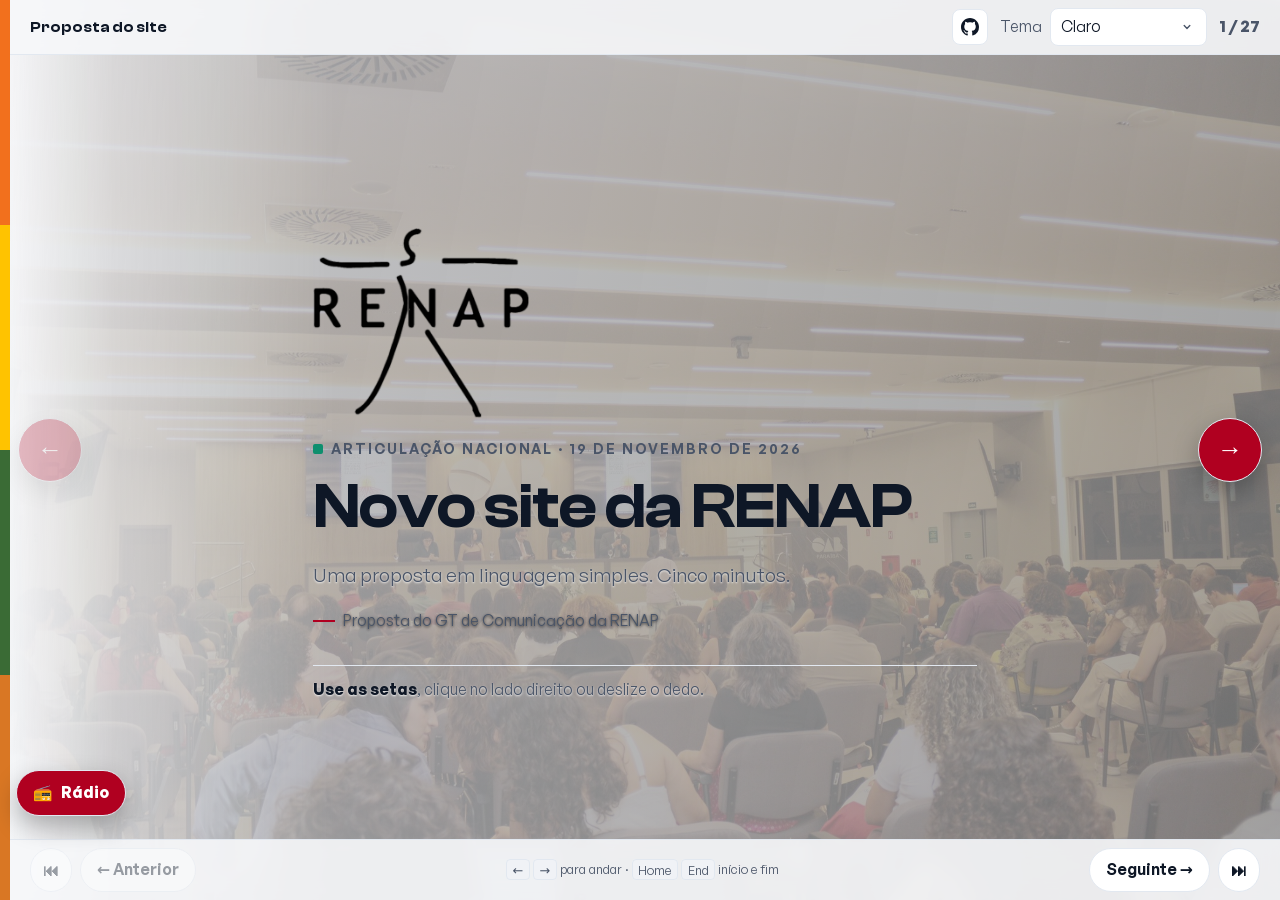
<file: index.html>
<!doctype html>
<html lang="pt-BR" data-theme="light">
<head>
<meta charset="utf-8" />
<meta name="viewport" content="width=device-width, initial-scale=1" />
<title>Novo site da RENAP — proposta</title>
<meta name="description" content="Proposta do novo site da RENAP, feita pelo GT de Comunicação. Linguagem simples, cinco minutos." />
<link rel="icon" href="data:," />

<!--
  APRESENTAÇÃO — PROPOSTA DO NOVO SITE DA RENAP
  Conteúdo: "Briefing-novo-site-RENAP.docx", versão de 19/11/2026, do GT de Comunicação.
  Base visual: design system do Controle Popular (MIT) — tokens --cp-*, sanfona,
  efeitos e robô. A marca RENAP entra em temas/renap.css, só trocando valores.

  DIRECÃO DE ARTE: "editorial cívico". Papel de ata, título em Clash Display,
  corpo em General Sans, logo no canto, raia de bioma na borda.
  A própria apresentação demonstra o que promete: tema, sanfona, busca, robô.
-->
<link rel="stylesheet" href="fontes/fontshare.css?v=3" />
<link rel="stylesheet" href="temas/temas.css" />
<link rel="stylesheet" href="temas/renap.css?v=3" />
<link rel="stylesheet" href="componentes/select.css" />
<link rel="stylesheet" href="componentes/sanfona.css" />
<link rel="stylesheet" href="componentes/shell.css" />
<link rel="stylesheet" href="efeitos/efeitos.css" />

<style>
/* ═══ 1. ESCALA, RITMO E MARCA ════════════════════════════════════════════ */
:root {
  --t-capa: clamp(2rem, 6.6vw, 4rem);
  --t-titulo: clamp(1.45rem, 4.2vw, 2.4rem);
  --t-olho: clamp(.8rem, 1.9vw, .88rem);
  --t-corpo: clamp(1.06rem, 2.4vw, 1.2rem);
  --t-peq: clamp(.88rem, 2vw, .98rem);
  --t-min: .8rem;                  /* 12,8 px: acima do piso de 12 px */
  --t-numero: clamp(2.4rem, 9vw, 4.6rem);

  --e1: 4px; --e2: 8px; --e3: 12px; --e4: 20px; --e5: 32px; --e6: 56px;

  --dur-rapida: 160ms;
  --dur-padrao: 320ms;
  --dur-tela: 420ms;
  --curva: cubic-bezier(.2, 0, 0, 1);

  --faixa: 10px;
  --bioma-1: #f2701d;
  --bioma-2: #ffc300;
  --bioma-3: #3a6b35;
  --bioma-4: #d97724;
}
[data-theme="high-contrast"] { --faixa: 0px; }

/* ═══ 2. BASE ═════════════════════════════════════════════════════════════ */
* { box-sizing: border-box; }
html, body { margin: 0; height: 100%; }
body {
  background: var(--cp-bg);
  color: var(--cp-text);
  font-size: var(--t-corpo);
  line-height: 1.5;
  -webkit-text-size-adjust: 100%;
  overflow: hidden;
  transition: background var(--dur-padrao) var(--curva), color var(--dur-padrao) var(--curva);
}
h1, h2, h3 { margin: 0; line-height: 1.08; letter-spacing: -.015em; font-weight: 600; }
p { margin: 0; }
img { max-width: 100%; }
a { color: var(--cp-primary); }
:focus-visible { outline: 3px solid var(--cp-focus); outline-offset: 3px; border-radius: 4px; }

/* ═══ 3. CASCA ════════════════════════════════════════════════════════════ */
.raia { position: fixed; left: 0; top: 0; bottom: 0; width: var(--faixa); z-index: 40; display: flex; flex-direction: column; }
[data-theme="high-contrast"] .raia { display: none; }
.raia i { flex: 1; }
.raia .b1 { background: var(--bioma-1); }
.raia .b2 { background: var(--bioma-2); }
.raia .b3 { background: var(--bioma-3); }
.raia .b4 { background: var(--bioma-4); }

.casca {
  position: fixed; inset: 0 0 auto var(--faixa); z-index: 30;
  display: flex; align-items: center; gap: var(--e3);
  padding: var(--e2) var(--e4);
  background: color-mix(in srgb, var(--cp-bg) 90%, transparent);
  border-bottom: 1px solid var(--cp-border);
  backdrop-filter: blur(8px);
}
.logo-topo { height: 36px; width: auto; display: block; }
.logo-topo--branco { display: none; }
[data-theme="dark"] .logo-topo--claro,
[data-theme="brasil"] .logo-topo--claro,
[data-theme="pequi"] .logo-topo--claro,
[data-theme="cerrado"] .logo-topo--claro,
[data-theme="mata-atlantica"] .logo-topo--claro,
[data-theme="caatinga"] .logo-topo--claro,
[data-theme="pantanal"] .logo-topo--claro { display: none; }
[data-theme="dark"] .logo-topo--branco,
[data-theme="brasil"] .logo-topo--branco,
[data-theme="pequi"] .logo-topo--branco,
[data-theme="cerrado"] .logo-topo--branco,
[data-theme="mata-atlantica"] .logo-topo--branco,
[data-theme="caatinga"] .logo-topo--branco,
[data-theme="pantanal"] .logo-topo--branco { display: block; }
/* Na capa o logo grande faz o papel; o do canto sai. */
body[data-tela="1"] .logo-topo { display: none; }

.casca .vao { flex: 1; }
/* Link do código aberto fica discreto na barra e grande no fecho. */
.casca__codigo {
  display: inline-flex; align-items: center; justify-content: center;
  width: 36px; height: 36px; border-radius: 8px;
  color: var(--cp-text); border: 1px solid var(--cp-border);
  background: var(--cp-surface);
}
.casca__codigo:hover { border-color: var(--cp-primary); color: var(--cp-primary); }
.casca__codigo svg { width: 18px; height: 18px; }
.rodape-codigo { margin-top: var(--e4); display: flex; align-items: center; gap: var(--e3); flex-wrap: wrap; }
.rodape-codigo small { font-size: var(--t-min); color: var(--cp-text-soft); }
.casca__nome { font-family: var(--font-display); font-size: .95rem; font-weight: 600; display: none; }
@media (min-width: 1000px) { .casca__nome { display: block; } }
.contador { font-size: var(--t-peq); color: var(--cp-text-soft); font-variant-numeric: tabular-nums; white-space: nowrap; }
.campo-tema { display: flex; align-items: center; gap: var(--e2); }
.campo-tema label { font-size: var(--t-peq); color: var(--cp-text-soft); }
.campo-tema select {
  font: inherit; font-family: var(--font-body); font-size: var(--t-peq);
  min-height: 36px; max-width: 11rem;
  padding: .4rem 2.25rem .4rem .6rem;
  color: var(--cp-text); background-color: var(--cp-surface);
  border: 1px solid var(--cp-border); border-radius: 8px;
}

.progresso { position: fixed; left: var(--faixa); right: 0; top: 0; height: 3px; z-index: 35; }
.progresso b { display: block; height: 100%; width: 0; background: var(--cp-primary); transition: width var(--dur-tela) var(--curva); }

/* ═══ 4. TELAS ════════════════════════════════════════════════════════════ */
.deck { position: fixed; inset: 0; }
.tela {
  position: absolute; inset: 0;
  display: flex; flex-direction: column; justify-content: flex-start;
  padding: calc(72px + var(--e5)) 0 calc(var(--e6) + 24px) var(--faixa);
  opacity: 0; visibility: hidden; transform: translateX(26px);
  transition: opacity var(--dur-tela) var(--curva), transform var(--dur-tela) var(--curva),
              visibility 0s linear var(--dur-tela);
  overflow-y: auto; overflow-x: hidden;
}
.tela[data-ativa="true"] {
  opacity: 1; visibility: visible; transform: none;
  transition: opacity var(--dur-tela) var(--curva), transform var(--dur-tela) var(--curva);
}
/* `margin: auto` centra quando sobra espaço e encosta no topo quando a tela
   é mais alta que a janela — sem cortar o título. */
.miolo { width: 100%; max-width: 62rem; margin: auto; padding: 0 var(--e4); flex: 0 0 auto; }
.estreito { max-width: 44rem; }

.tela[data-ativa="true"] .sobe {
  animation: sobe var(--dur-tela) var(--curva) both;
  animation-delay: calc(var(--i, 0) * 70ms);
}
@keyframes sobe { from { opacity: 0; transform: translateY(20px); } to { opacity: 1; transform: none; } }

.olho {
  display: flex; align-items: center; gap: var(--e2);
  font-size: var(--t-olho); font-weight: 600; letter-spacing: .14em; text-transform: uppercase;
  color: var(--cp-text-soft); margin-bottom: var(--e3);
}
.olho::before {
  content: ""; width: 10px; height: 10px; flex: 0 0 auto;
  background: var(--cp-accent); border-radius: 2px;
}
.emoji { margin-right: .35em; font-style: normal; }
/* Onde há emoji, ele é o marcador: o quadradinho some para não duplicar. */
.olho:has(.emoji)::before { display: none; }
h2.titulo { font-size: var(--t-titulo); max-width: 24ch; }
h2.titulo--longo { font-size: clamp(1.25rem, 3.5vw, 1.9rem); max-width: 30ch; line-height: 1.16; }
.resumo { margin-top: var(--e4); color: var(--cp-text-soft); max-width: 56ch; }
.linhas { list-style: none; margin: var(--e4) 0 0; padding: 0; display: grid; gap: var(--e3); }
/* Marcador absoluto: o texto pode ter <b> no meio sem virar coluna. */
.linhas li { position: relative; padding-left: 18px; }
.linhas li::before {
  content: ""; position: absolute; left: 0; top: .62em;
  width: 6px; height: 6px;
  background: var(--cp-primary); border-radius: 50%;
}
.folha {
  margin-top: var(--e5); padding-top: var(--e3);
  border-top: 1px solid var(--cp-border);
  font-size: var(--t-peq); color: var(--cp-text-soft);
}
.folha b { color: var(--cp-text); }

/* ═══ 5. PEÇAS ════════════════════════════════════════════════════════════ */
.capa-logo { height: clamp(112px, 22vw, 190px); width: auto; display: block; margin-bottom: var(--e4); }
.capa-logo--branco { display: none; }
[data-theme="dark"] .capa-logo--claro,
[data-theme="brasil"] .capa-logo--claro,
[data-theme="pequi"] .capa-logo--claro,
[data-theme="cerrado"] .capa-logo--claro,
[data-theme="mata-atlantica"] .capa-logo--claro,
[data-theme="caatinga"] .capa-logo--claro,
[data-theme="pantanal"] .capa-logo--claro { display: none; }
[data-theme="dark"] .capa-logo--branco,
[data-theme="brasil"] .capa-logo--branco,
[data-theme="pequi"] .capa-logo--branco,
[data-theme="cerrado"] .capa-logo--branco,
[data-theme="mata-atlantica"] .capa-logo--branco,
[data-theme="caatinga"] .capa-logo--branco,
[data-theme="pantanal"] .capa-logo--branco { display: block; }

.credito {
  margin-top: var(--e4); display: inline-flex; align-items: center; gap: var(--e2);
  font-size: var(--t-peq); color: var(--cp-text-soft);
}
.credito::before { content: ""; width: 22px; height: 2px; background: var(--cp-primary); }

.grande {
  font-family: var(--font-display); font-size: var(--t-numero); font-weight: 700;
  line-height: .92; letter-spacing: -.03em; font-variant-numeric: tabular-nums;
}
.grande em { font-style: normal; font-size: .3em; letter-spacing: 0; color: var(--cp-text-soft); font-family: var(--font-body); font-weight: 600; }

.fichas { display: flex; flex-wrap: wrap; gap: var(--e2); margin: var(--e4) 0 0; padding: 0; list-style: none; }
.fichas li {
  font-size: var(--t-peq); font-weight: 600;
  padding: .45rem .75rem; border-radius: 999px;
  background: var(--cp-surface-2); color: var(--cp-text); border: 1px solid var(--cp-border);
}
.cartoes { display: grid; gap: var(--e3); margin-top: var(--e4); align-items: start; }
@media (min-width: 640px) { .cartoes.duas { grid-template-columns: 1fr 1fr; } }
@media (min-width: 900px) { .cartoes.tres { grid-template-columns: repeat(3, 1fr); } }
.cartao {
  background: var(--cp-surface); border: 1px solid var(--cp-border);
  border-radius: 12px; padding: var(--e3) var(--e4);
}
.cartao h3 { font-size: 1.02rem; margin-bottom: .35rem; }
.cartao p { font-size: var(--t-peq); color: var(--cp-text-soft); }
.cartao .etiqueta {
  display: inline-block; font-size: var(--t-min); font-weight: 700; letter-spacing: .1em;
  text-transform: uppercase; color: var(--cp-text-soft); margin-bottom: .4rem;
}
.cartao .num { font-family: var(--font-display); font-size: 2.3rem; line-height: 1; font-variant-numeric: tabular-nums; }

.botao {
  font: inherit; font-family: var(--font-body); font-size: 1.05rem; font-weight: 700;
  min-height: 44px; padding: .55rem 1.1rem;
  background: var(--cp-primary); color: var(--cp-primary-ink);
  border: 0; border-radius: 999px; cursor: pointer;
}
.botao:hover { filter: brightness(1.06); }
.botao.secundario { background: var(--cp-surface); color: var(--cp-text); border: 1px solid var(--cp-border); }
.botao[aria-pressed="true"] { outline: 2px solid var(--cp-text); outline-offset: 2px; }

/* Chips de tema: cada um troca direto, sem adivinhar o próximo. */
.temas-grade { display: grid; grid-template-columns: repeat(2, 1fr); gap: var(--e2); margin-top: var(--e4); }
@media (min-width: 620px) { .temas-grade { grid-template-columns: repeat(4, 1fr); } }
.chip-tema {
  font: inherit; font-size: var(--t-peq); font-weight: 600; text-align: left;
  display: flex; align-items: center; gap: var(--e2);
  min-height: 44px; padding: .5rem .7rem;
  background: var(--cp-surface); color: var(--cp-text);
  border: 1px solid var(--cp-border); border-radius: 10px; cursor: pointer;
}
.chip-tema:hover { border-color: var(--cp-primary); }
.chip-tema[aria-pressed="true"] { border-color: var(--cp-primary); box-shadow: inset 0 0 0 1px var(--cp-primary); }
.chip-tema__cores { display: inline-flex; gap: 3px; flex: 0 0 auto; }
.chip-tema__cores i { width: 10px; height: 10px; border-radius: 50%; border: 1px solid color-mix(in srgb, var(--cp-text) 30%, transparent); }
.aviso-tema { margin-top: var(--e3); font-size: var(--t-peq); color: var(--cp-text-soft); }
.aviso-tema b { color: var(--cp-text); }

.amostras { display: flex; flex-wrap: wrap; gap: var(--e3); margin-top: var(--e4); }
.amostra { width: 82px; }
.amostra i { display: block; height: 42px; border-radius: 8px; border: 1px solid var(--cp-border); }
.amostra small { display: block; font-size: var(--t-min); color: var(--cp-text-soft); margin-top: 4px; }

.interruptor { display: flex; align-items: center; gap: var(--e2); font-size: var(--t-peq); color: var(--cp-text-soft); margin-top: var(--e3); }
.interruptor input { width: 20px; height: 20px; accent-color: var(--cp-primary); }

/* Proposta de home: print à esquerda, o que ela tem à direita. */
.home-demo { display: grid; gap: var(--e3); margin-top: var(--e4); }
@media (min-width: 820px) { .home-demo { grid-template-columns: 1.15fr .85fr; align-items: start; } }
.home-demo figure { margin: 0; }
.home-demo img {
  width: 100%; aspect-ratio: 16 / 9; object-fit: cover;
  border: 1px solid var(--cp-border); border-radius: 12px; background: var(--cp-surface-2);
}
.home-demo figcaption { margin-top: 6px; font-size: var(--t-min); color: var(--cp-text-soft); }
.home-demo .botao { display: inline-flex; align-items: center; text-decoration: none; }

/* ═══ 6. DEMONSTRAÇÕES (anexos) ═══════════════════════════════════════════ */
.grade-demo { display: grid; gap: var(--e3); margin-top: var(--e4); }
@media (min-width: 780px) { .grade-demo { grid-template-columns: 1fr 1fr; } }
.demo {
  background: var(--cp-surface); border: 1px solid var(--cp-border);
  border-radius: 12px; padding: var(--e3) var(--e4);
  display: flex; flex-direction: column; gap: var(--e2);
}
.demo h3 { font-size: .98rem; }
.demo p { font-size: var(--t-min); color: var(--cp-text-soft); }
.demo__palco { display: flex; align-items: center; gap: var(--e2); flex-wrap: wrap; margin-top: var(--e1); }
.demo__botao {
  font: inherit; font-size: var(--t-peq); font-weight: 600;
  min-height: 40px; padding: .45rem 1rem; border-radius: 999px;
  background: var(--cp-primary); color: var(--cp-primary-ink); border: 0; cursor: pointer;
}
.demo__caixa {
  border: 1px solid var(--cp-border); border-radius: 10px;
  background: var(--cp-surface-2); padding: var(--e3); font-size: var(--t-peq);
  color: var(--cp-text);
}
.status-dica { font-size: var(--t-min); color: var(--cp-text-soft); min-height: 1.1em; }

/* Busca */
.busca { display: flex; gap: var(--e2); margin-top: var(--e1); }
.busca input {
  flex: 1; min-height: 40px; padding: .45rem .7rem;
  font: inherit; font-size: var(--t-peq);
  color: var(--cp-text); background-color: var(--cp-bg);
  border: 1px solid var(--cp-border); border-radius: 8px;
}
.busca-lista { list-style: none; margin: var(--e2) 0 0; padding: 0; display: grid; gap: 6px; }
.busca-lista li {
  font-size: var(--t-peq); padding: .4rem .6rem; border-radius: 8px;
  background: var(--cp-surface-2); color: var(--cp-text);
  display: flex; justify-content: space-between; gap: var(--e2);
}
.busca-lista li span { color: var(--cp-text-soft); font-size: var(--t-min); white-space: nowrap; }
.busca-lista li[hidden] { display: none; }

/* Rádio: player com lista de estações (acervo do Controle Popular).
   Controles fixos à esquerda; a lista funciona como barra lateral. */
.rp { display: grid; gap: var(--e3); margin-top: var(--e2); }
@media (min-width: 900px) {
  .rp { grid-template-columns: minmax(0, 260px) minmax(0, 1fr); align-items: start; }
}
.rp__controles {
  position: sticky; top: 8px; z-index: 2;
  border: 1px solid var(--cp-border); border-radius: 12px;
  background: var(--cp-surface-2); padding: var(--e3);
  display: grid; gap: var(--e2);
}
.rp__linha { display: flex; align-items: center; gap: var(--e2); }
.rp__tocar {
  width: 52px; height: 52px; flex: 0 0 auto; border-radius: 50%;
  border: 0; background: var(--cp-primary); color: var(--cp-primary-ink);
  font-size: 1.1rem; cursor: pointer; display: grid; place-items: center;
}
.rp__tocar:hover { filter: brightness(1.07); }
.rp__parar {
  width: 40px; height: 40px; flex: 0 0 auto; border-radius: 50%;
  border: 1px solid var(--cp-border); background: var(--cp-surface); color: var(--cp-text);
  font-size: .8rem; cursor: pointer; display: grid; place-items: center;
}
.rp__parar:hover { border-color: var(--cp-primary); color: var(--cp-primary); }
.rp__nome { font-weight: 700; font-size: var(--t-peq); line-height: 1.25; }
.rp__meta { display: block; font-weight: 400; font-size: var(--t-min); color: var(--cp-text-soft); }
.rp__volume { display: flex; align-items: center; gap: var(--e2); font-size: var(--t-min); color: var(--cp-text-soft); }
.rp__volume input { flex: 1; accent-color: var(--cp-primary); }
.rp__status { font-size: var(--t-min); color: var(--cp-text-soft); min-height: 1.2em; }
.rp__lista-area {
  border: 1px solid var(--cp-border); border-radius: 12px;
  background: var(--cp-surface); overflow: hidden;
}
.rp__busca { display: flex; gap: var(--e2); align-items: center; padding: var(--e2); border-bottom: 1px solid var(--cp-border); }
.rp__busca input {
  flex: 1; min-height: 36px; padding: .4rem .6rem;
  font: inherit; font-size: var(--t-min);
  color: var(--cp-text); background-color: var(--cp-bg);
  border: 1px solid var(--cp-border); border-radius: 8px;
}
.rp__contagem { font-size: var(--t-min); color: var(--cp-text-soft); white-space: nowrap; }
.rp__lista { max-height: 260px; overflow-y: auto; padding: 6px; }
.rp__grupo {
  font-size: var(--t-min); text-transform: uppercase; letter-spacing: .1em;
  color: var(--cp-text-soft); margin: var(--e2) var(--e1) 4px;
}
.rp__item {
  display: grid; gap: 2px; width: 100%; text-align: left;
  padding: 8px 10px; border: 0; border-radius: 8px;
  background: transparent; color: var(--cp-text); cursor: pointer;
  font: inherit; font-size: var(--t-min);
}
.rp__item:hover { background: var(--cp-surface-2); }
.rp__item[data-tocando="true"] { background: var(--cp-surface-2); box-shadow: inset 3px 0 0 var(--cp-primary); }
.rp__item-nome { font-weight: 600; }
.rp__item-meta { color: var(--cp-text-soft); }
.rp__vazio { font-size: var(--t-min); color: var(--cp-text-soft); padding: 10px; }

/* Robô dentro da tela (o padrão do design system é flutuante) */
.robo--tela { position: static; align-items: stretch; }
.robo--tela .robo__painel { display: block; width: 100%; box-shadow: none; }
.robo--tela .robo__mensagens { max-height: 13rem; }
.robo--tela .robo__botao { display: none; }

/* Fontes */
.fonte-grade { display: grid; gap: 6px; margin-top: var(--e2); }
@media (min-width: 700px) { .fonte-grade { grid-template-columns: 1fr 1fr; } }
.fonte-item { display: flex; align-items: center; gap: var(--e2); }
.fonte-item button {
  font: inherit; font-size: var(--t-peq); font-weight: 600;
  flex: 1; text-align: left; min-height: 36px; padding: .3rem .7rem;
  background: var(--cp-surface); color: var(--cp-text);
  border: 1px solid var(--cp-border); border-radius: 8px; cursor: pointer;
}
.fonte-item button:hover { border-color: var(--cp-primary); }
.fonte-item button[aria-pressed="true"] { border-color: var(--cp-primary); box-shadow: inset 0 0 0 1px var(--cp-primary); }
.fonte-item a { font-size: var(--t-min); }
.amostra-fonte {
  margin-top: var(--e4); padding: var(--e4);
  background: var(--cp-surface); border: 1px solid var(--cp-border); border-radius: 12px;
}
.amostra-fonte p:first-child {
  font-family: var(--font-display); font-size: clamp(1.1rem, 3vw, 1.5rem); line-height: 1.1;
}
.amostra-fonte p:last-child { font-size: var(--t-peq); color: var(--cp-text-soft); margin-top: var(--e2); }

/* Tabela de custos */
.nota-custo { font-size: var(--t-min); color: var(--cp-text-soft); margin-top: var(--e3); }
.nota-custo b { color: var(--cp-text); }
.marca-custo { background: var(--cp-surface); }
.marca-custo td:first-child { color: var(--cp-text); font-weight: 600; }
.marca-custo .barato { color: var(--cp-primary); font-weight: 700; }

/* No celular a tabela vira uma lista de cartões: nenhuma coluna some, e não
   existe rolagem lateral dentro da tela. */
@media (max-width: 640px) {
  .marca-custo { overflow: visible; border: 0; background: transparent; }
  .marca-custo table { min-width: 0; font-size: var(--t-peq); }
  .marca-custo thead {
    position: absolute; width: 1px; height: 1px; overflow: hidden; clip-path: inset(50%);
  }
  .marca-custo tbody, .marca-custo tr, .marca-custo td { display: block; width: 100%; }
  .marca-custo tr {
    border: 1px solid var(--cp-border); border-radius: 12px;
    background: var(--cp-surface); margin-bottom: var(--e2); overflow: hidden;
  }
  .marca-custo td { border: 0; padding: 2px var(--e3); }
  .marca-custo td:first-child { padding-top: var(--e3); font-size: 1rem; }
  .marca-custo td:last-child { padding-bottom: var(--e3); }
  .marca-custo td[data-rotulo]::before {
    content: attr(data-rotulo) ": ";
    font-size: var(--t-min); color: var(--cp-text-soft);
  }
}

/* Referências: print grande, legenda curta embaixo. */
.refs { display: grid; gap: var(--e3); margin-top: var(--e3); }
@media (min-width: 680px) { .refs { grid-template-columns: 1fr 1fr; } }
.refs figure { margin: 0; }
.refs img {
  display: block; width: 100%; aspect-ratio: 16 / 10; object-fit: cover;
  border: 1px solid var(--cp-border); border-radius: 10px; background: var(--cp-surface-2);
}
.refs figcaption { margin-top: 6px; font-size: var(--t-min); color: var(--cp-text-soft); line-height: 1.4; }
.refs figcaption b { color: var(--cp-text); font-size: var(--t-peq); }
.refs figcaption a { color: var(--cp-text-soft); }
.refs figcaption a:hover { color: var(--cp-primary); }

/* Seis por tela: duas colunas no celular, três no notebook. */
@media (min-width: 760px) { .refs--6 { grid-template-columns: repeat(3, 1fr); } }
.refs--6 figcaption { font-size: var(--t-min); }

/* No celular o print ocupa a largura toda e mantém a proporção do original:
   recortar cortaria justamente o que se quer comparar. */
@media (max-width: 679px) {
  .refs img { aspect-ratio: 16 / 10; }
}

/* Funções do site: título e exemplo lado a lado, com pulso em ordem. */
.funcoes { display: grid; gap: 8px; }
.funcao {
  display: grid; grid-template-columns: 10px 1fr; gap: var(--e3);
  align-items: start; padding: 10px 14px;
  border: 1px solid var(--cp-border); border-radius: 12px;
  background: var(--cp-surface);
  transition: border-color .18s ease, transform .18s ease, box-shadow .18s ease;
}
@media (hover: hover) and (pointer: fine) {
  .funcao:hover {
    border-color: color-mix(in srgb, var(--cp-primary) 55%, transparent);
    transform: translateY(-1px);
    box-shadow: 0 8px 20px rgb(0 0 0 / .18);
  }
}
.funcao__texto { display: grid; gap: 2px; }
@media (min-width: 700px) {
  .funcao__texto { grid-template-columns: 168px 1fr; gap: var(--e3); align-items: baseline; }
}
.funcao__texto b { font-size: var(--t-peq); }
.funcao__texto span { font-size: var(--t-peq); color: var(--cp-text-soft); line-height: 1.45; }

/* Pulso que desce: o atraso é o índice do cartão (--i). */
.funcao__marca { position: relative; width: 8px; height: 8px; margin-top: .55em; border-radius: 50%; background: var(--cp-primary); }
.funcao__marca::after {
  content: ""; position: absolute; inset: -3px; border-radius: 50%;
  border: 2px solid var(--cp-primary); opacity: 0;
  animation: pulso-degrau 2.4s ease-out infinite;
  animation-delay: calc(var(--i, 0) * 220ms);
}
@keyframes pulso-degrau {
  0% { transform: scale(.8); opacity: .5; }
  70%, 100% { transform: scale(1.9); opacity: 0; }
}
@media (prefers-reduced-motion: reduce) {
  .funcao__marca::after { animation: none; }
  .funcao { transition: none; }
}

/* Oito por tela: quatro colunas no computador, três no tablet, duas no celular. */
@media (min-width: 760px) { .refs--8 { grid-template-columns: repeat(3, 1fr); } }
@media (min-width: 1100px) { .refs--8 { grid-template-columns: repeat(4, 1fr); } }
.refs--8 figcaption { font-size: var(--t-min); line-height: 1.35; }

/* Dez efeitos sugeridos: duas colunas, licença ao lado do nome. */
.efeitos { list-style: none; margin: var(--e4) 0 0; padding: 0; display: grid; gap: var(--e2); }
@media (min-width: 760px) { .efeitos { grid-template-columns: repeat(2, minmax(0, 1fr)); } }
.efeitos li {
  border: 1px solid var(--cp-border); border-left: 3px solid var(--cp-primary);
  border-radius: 10px; background: var(--cp-surface);
  padding: 10px 12px; display: grid; gap: 2px;
}
.efeito__topo { display: flex; align-items: center; gap: var(--e2); flex-wrap: wrap; }
.efeito__topo b { font-size: var(--t-peq); }
.efeito__licenca {
  font-size: var(--t-min); font-weight: 700; letter-spacing: .04em;
  color: var(--cp-text-soft); border: 1px solid var(--cp-border);
  border-radius: 999px; padding: 1px 7px;
}
.efeitos p { font-size: var(--t-min); color: var(--cp-text-soft); }
.efeitos a { font-size: var(--t-min); }

/* Laboratório de efeitos: seis cartões, cada um com o efeito rodando. */
.lab { display: grid; gap: var(--e3); margin-top: var(--e4); grid-template-columns: repeat(2, minmax(0, 1fr)); }
@media (min-width: 900px) { .lab { grid-template-columns: repeat(3, minmax(0, 1fr)); } }
.lab__item {
  border: 1px solid var(--cp-border); border-radius: 12px; overflow: hidden;
  background: var(--cp-surface); display: grid;
}
.lab__palco { position: relative; height: 120px; overflow: hidden; background: var(--cp-surface-2); }
.lab__palco--centro { display: grid; place-items: center; padding: var(--e2); }
.lab__nome {
  display: flex; justify-content: space-between; gap: var(--e2); flex-wrap: wrap;
  padding: 8px 10px; border-top: 1px solid var(--cp-border); font-size: var(--t-min);
}
.lab__nome b { font-size: var(--t-min); }
.lab__nome span { color: var(--cp-text-soft); }
.lab__selo {
  position: absolute; right: 8px; bottom: 6px; font-size: var(--t-min);
  color: var(--cp-text-soft);
}

/* 1. Grid Motion: camada de grade maior que o quadro desliza uma célula. */
.lab--grade .lab__palco { position: relative; }
.lab--grade .lab__palco::before {
  content: ""; position: absolute; inset: -22px;
  background-image:
    linear-gradient(var(--cp-border) 1px, transparent 1px),
    linear-gradient(90deg, var(--cp-border) 1px, transparent 1px);
  background-size: 22px 22px;
  animation: grade-andando 1.8s linear infinite;
  will-change: transform;
}
@keyframes grade-andando {
  from { transform: translate3d(var(--gx, 0px), var(--gy, 0px), 0); }
  to { transform: translate3d(calc(22px + var(--gx, 0px)), calc(22px + var(--gy, 0px)), 0); }
}

/* 3. Magic Card: inclina e acende com o ponteiro */
.lab__carta {
  width: 84%; padding: 14px 10px; text-align: center; font-size: var(--t-min);
  border-radius: 10px; border: 1px solid var(--cp-border);
  background:
    radial-gradient(120px circle at var(--mx, 50%) var(--my, 50%),
      color-mix(in srgb, var(--cp-primary) 26%, transparent), transparent 70%),
    var(--cp-surface);
  transition: transform .18s var(--curva), border-color .18s var(--curva);
  will-change: transform;
}
.lab__carta:hover { border-color: var(--cp-primary); }

/* 4. Text Trail */
.lab__canvas { width: 100%; height: 100%; display: block; }

/* 5. Meteors */
.lab--meteoros { background: var(--cp-surface-2); }
.lab--meteoros i {
  position: absolute; top: -20%; width: 2px; height: 60%;
  background: linear-gradient(to bottom, transparent, var(--cp-primary));
  transform: rotate(35deg); opacity: .7;
  animation: meteoro 2.6s linear infinite;
}
.lab--meteoros i:nth-child(1) { left: 10%; animation-delay: 0s; }
.lab--meteoros i:nth-child(2) { left: 25%; animation-delay: .4s; }
.lab--meteoros i:nth-child(3) { left: 42%; animation-delay: .9s; }
.lab--meteoros i:nth-child(4) { left: 58%; animation-delay: .2s; }
.lab--meteoros i:nth-child(5) { left: 74%; animation-delay: .7s; }
.lab--meteoros i:nth-child(6) { left: 88%; animation-delay: 1.1s; }
@keyframes meteoro {
  0% { transform: translate(0, -30%) rotate(35deg); opacity: 0; }
  15% { opacity: .8; }
  100% { transform: translate(60px, 180%) rotate(35deg); opacity: 0; }
}

/* 6. Gradual Blur */
.lab--desfoque .lab__palco { background: var(--cp-surface-2); }
.lab__faixa {
  position: absolute; inset: 0; background: var(--cp-primary); opacity: .35;
  mask-image: linear-gradient(to bottom, #000 40%, transparent 100%);
}
.lab__faixa--b { filter: blur(8px); opacity: .55; }

@media (prefers-reduced-motion: reduce) {
  .lab--grade .lab__palco, .lab--meteoros i { animation: none; }
}

/* Botões das galerias e lista dos componentes citados. */
.efeitos-botoes { display: flex; flex-wrap: wrap; gap: var(--e2); margin-top: var(--e4); }
.efeitos-botoes .botao { display: inline-flex; align-items: center; text-decoration: none; }

/* Fundo em duas camadas: a foto inteira na frente (contain) e a mesma foto
   desfocada atrás, para as sobras laterais não virarem faixa preta. */
.tela__fundo {
  position: fixed; inset: -70px; z-index: 0; pointer-events: none;
  background-image: var(--fundo, none);
  background-position: center; background-size: cover; background-repeat: no-repeat;
  filter: blur(30px) brightness(.3) saturate(.85);
  display: none;
}
/* ═══ 11. FOTOS DE FUNDO ══════════════════════════════════════════════════
   A foto ocupa a tela inteira, como antes, mas com véu calibrado: o tema
   continua mandando na cor e a fotografia aparece. A capa e o fecho têm véu
   mais leve que as telas de texto. */
.tela::before {
  content: ""; position: fixed; inset: 0; z-index: 1; pointer-events: none;
  background-image: var(--fundo, none);
  background-position: right center;
  background-size: cover; background-repeat: no-repeat;
  filter: brightness(.38) saturate(.9);
  opacity: var(--fundo-op, .42);
  -webkit-mask-image: linear-gradient(to right, transparent 0%, rgba(0,0,0,.55) 9%, #000 26%);
  mask-image: linear-gradient(to right, transparent 0%, rgba(0,0,0,.55) 9%, #000 26%);
}

.tela::after {
  content: ""; position: fixed; inset: 0; z-index: 2; pointer-events: none;
  background: linear-gradient(100deg,
    color-mix(in srgb, var(--cp-bg) var(--veu-1, 40%), transparent) 0%,
    color-mix(in srgb, var(--cp-bg) var(--veu-2, 28%), transparent) 55%,
    color-mix(in srgb, var(--cp-bg) var(--veu-3, 18%), transparent) 100%);
}
.tela .miolo { position: relative; z-index: 3; }

/* Capa e fecho: foto maior e mais presente. */
.tela--capa, .tela--fecho { --fundo-op: .72; }
.tela--capa::after, .tela--fecho::after {
  background: linear-gradient(100deg,
    color-mix(in srgb, var(--cp-bg) 55%, transparent) 0%,
    color-mix(in srgb, var(--cp-bg) 38%, transparent) 55%,
    color-mix(in srgb, var(--cp-bg) 22%, transparent) 100%);
}

@media print {
  .capa-logo { width: 40mm !important; height: auto !important; }
  .tela--capa .folha { display: none !important; }
  h1, h2, h3, .titulo { color: #1b1410 !important; }

  /* Casca de apresentação não entra no papel. */
  .topo, .setas, .radio-flut, .barra-inferior, .rolagem, .pular,
  .casca__codigo, .progresso, .fundo, .dica { display: none !important; }

  html, body {
    background: #fff !important;
    -webkit-print-color-adjust: exact;
    print-color-adjust: exact;
  }

  .deck { position: static; }

  /* Cada tela vira uma seção de texto, sem altura fixa. */
  .tela {
    position: static !important;
    inset: auto !important;
    display: contents !important;
    opacity: 1 !important;
    visibility: visible !important;
    transform: none !important;
    padding: 0 0 14mm 0 !important;
    margin: 0 0 10mm 0 !important;
    border-bottom: 1px solid #d8cfc4;
    break-inside: auto;
    page-break-inside: auto;
    overflow: visible !important;
  }
  .tela::before, .tela::after, .tela__fundo { display: none !important; }

  .miolo {
    max-width: 100% !important;
    margin-bottom: 5mm !important;
    margin: 0 !important;
    padding: 0 !important;
    color: #1b1410 !important;
  }

  .titulo {
    font-size: 20pt !important;
    line-height: 1.15 !important;
    color: #1b1410 !important;
    margin-bottom: 4mm !important;
    break-after: avoid;
  }
  .olho {
    color: #8a2019 !important;
    font-size: 8pt !important;
    letter-spacing: .16em !important;
    margin-bottom: 2mm !important;
  }
  .resumo, .folha, .cartao p, .linhas li, .cartao li, p, li, td, th, small {
    color: #2b221b !important;
    font-size: 10.5pt !important;
    line-height: 1.5 !important;
  }
  .folha { border-top: 0 !important; margin-top: 4mm !important; padding-top: 0 !important; }

  /* Cartões viram blocos de texto, um atrás do outro. */
  .cartoes, .dupla, .refs, .lab, .grade-demo, .funcoes, .temas-grade, .fonte-grade,
  .catalogo, .contas, .sumario {
    display: block !important;
    margin: 4mm 0 0 !important;
    gap: 0 !important;
  }
  .cartao, .funcao, .demo, .lab__item, .amostra-fonte, .sumario__item {
    background: #fdfbf7 !important;
    border: 1px solid #e2d8cc !important;
    border-radius: 3mm !important;
    padding: 3mm 4mm !important;
    margin: 0 0 3mm !important;
    break-inside: avoid;
    backdrop-filter: none !important;
  }
  .cartao h3, .demo h3 { color: #1b1410 !important; font-size: 11.5pt !important; }
  .etiqueta { color: #8a2019 !important; }

  /* Referências: imagem pequena ao lado do texto. */
  .refs figure { margin: 0 0 4mm !important; break-inside: avoid; }
  .refs img { width: 62mm !important; height: auto !important; border-radius: 2mm; }
  .refs figcaption { font-size: 9.5pt !important; }

  .fichas { display: block !important; }
  .fichas li {
    display: inline-block !important;
    background: #f3ece2 !important;
    border: 1px solid #e0d6c9 !important;
    border-radius: 999px !important;
    padding: 1mm 3mm !important;
    margin: 0 2mm 2mm 0 !important;
    font-size: 8.5pt !important;
  }

  .contas li, .catalogo li, .sumario__item {
    display: block !important;
    border: 1px solid #e2d8cc !important;
    border-radius: 2mm !important;
    padding: 2mm 3mm !important;
    margin: 0 0 2mm !important;
  }

  /* Tabela de custos legível em preto e branco. */
  .tabela table { width: 100% !important; border-collapse: collapse !important; }
  .tabela th, .tabela td {
    border-bottom: 1px solid #ddd2c5 !important;
    padding: 2mm 2mm !important;
    text-align: left !important;
    color: #2b221b !important;
    font-size: 9pt !important;
  }
  .tabela caption { color: #5a4c40 !important; font-size: 8.5pt !important; text-align: left; }
  .tabela tbody tr { display: table-row !important; }
  .tabela td::before { content: none !important; }

  /* Elementos de demonstração: só o rótulo. */
  .lab__palco, .demo__palco, .amostra-controles, .interruptor, .chip-tema__cores { display: none !important; }
  .lab__nome span { color: #6b5c4d !important; }

  .sumario__emoji, .sumario__numero { margin-right: 2mm; color: #8a2019 !important; }
  .sumario__desc { display: block; color: #5a4c40 !important; }

  a { color: #8a2019 !important; text-decoration: none; }
  a[href^="http"]::after { content: " (" attr(href) ")"; font-size: 7.5pt; color: #7a6a5b; }


  /* ── PDF enxuto: menos páginas, menos quebra ─────────────────────────── */
  @page { size: A4; margin: 10mm 12mm; }

  .tela {
    padding: 0 0 4mm 0 !important;
    margin: 0 0 3mm 0 !important;
    border-bottom: 1px solid #e6ddd2 !important;
  }
  .tela--capa { page-break-after: auto !important; }

  .titulo { font-size: 14pt !important; margin-bottom: 2mm !important; }
  .olho { font-size: 7.5pt !important; margin-bottom: 1mm !important; }
  .resumo, .folha, p, li, td, th, small {
    font-size: 8.8pt !important;
    line-height: 1.38 !important;
  }

  /* Cartões e listas em duas colunas: o texto curto cabe lado a lado. */
  .cartoes, .dupla, .catalogo, .fichas, .contas, .temas-grade, .fonte-grade {
    columns: 2 !important;
    column-gap: 5mm !important;
    display: block !important;
  }
  .refs { columns: 2 !important; column-gap: 5mm !important; display: block !important; }
  .refs img { width: 100% !important; }
  .refs figure { margin-bottom: 3mm !important; }

  .cartao, .funcao, .demo, .lab__item, .sumario__item, .contas li, .catalogo li {
    padding: 2mm 3mm !important;
    margin: 0 0 2mm !important;
    border-radius: 2mm !important;
    break-inside: avoid;
  }
  .cartao h3, .demo h3 { font-size: 9.5pt !important; margin-bottom: 1mm !important; }
  .etiqueta { font-size: 7pt !important; }

  .linhas { margin-top: 2mm !important; }
  .linhas li { margin: 0 0 1mm !important; }

  /* Caixas que só existem na tela não ocupam papel. */
  .lab, .grade-demo, .fonte-grade, .temas-grade, .amostra-fonte { display: none !important; }
  .lab__nome, .demo__palco { display: none !important; }

  .tabela th, .tabela td { padding: 1.2mm 2mm !important; font-size: 8.2pt !important; }
  .tela { break-inside: auto !important; page-break-inside: auto !important; }
  /* Separação entre seções no papel. */
  .miolo {
    border-top: 1px solid #e2d8cc !important;
    padding-top: 4mm !important;
    margin: 0 0 6mm !important;
  }
  .tela:first-of-type .miolo { border-top: 0 !important; padding-top: 0 !important; }

  /* Referências: duas colunas com o print de cada site. */
  .refs { columns: 2 !important; column-gap: 6mm !important; display: block !important; }
  .refs figure {
    break-inside: avoid; page-break-inside: avoid;
    margin: 0 0 4mm !important;
  }
  .refs img {
    width: 100% !important; height: auto !important;
    border: 1px solid #ddd2c5 !important; border-radius: 2mm;
  }
  .refs figcaption { font-size: 7.6pt !important; line-height: 1.3 !important; }

  /* Sanfona não abre no papel: sai o poema do Galeano junto. */
  details.sanfona { display: none !important; }


  /* Interativo não imprime: some a demo e entra a nota com link. */
  .lab, .lab--cursores, .temas-grade, .fonte-grade, .amostra-fonte,
  .amostra-controles, .efeitos, .efeitos-botoes, .chip-tema, .interruptor,
  .demo, .grade-demo, .faixa-demo { display: none !important; }
  .nota-print {
    display: block !important;
    margin: 3mm 0 0 !important;
    padding: 2mm 3mm !important;
    border-left: 2px solid #8a2019 !important;
    font-size: 8.5pt !important;
    color: #4a3f35 !important;
  }

  .credito, .rodape-codigo { margin-top: 4mm !important; }
}

/* Controles do texto corrido: fonte, peso e espaçamento. */
.amostra-corpo {
  margin-top: var(--e2); max-width: 54ch;
  font-size: var(--t-corpo); line-height: 1.6; color: var(--cp-text);
}
.amostra-controles {
  display: flex; flex-wrap: wrap; gap: var(--e3); align-items: center;
  margin-top: var(--e3); padding-top: var(--e3); border-top: 1px solid var(--cp-border);
}
.amostra-controles label {
  display: flex; align-items: center; gap: var(--e2);
  font-size: var(--t-min); color: var(--cp-text-soft);
}
.amostra-controles input[type="range"] { width: 110px; accent-color: var(--cp-primary); }
.amostra-controles output {
  min-width: 3ch; font-variant-numeric: tabular-nums; color: var(--cp-text); font-weight: 600;
}

/* Link: azul sublinhado, como na web de sempre. Cor por tema, com contraste. */
:root { --cor-link: #0b4fd8; }
[data-theme="dark"], [data-theme="pequi"], [data-theme="cerrado"],
[data-theme="mata-atlantica"], [data-theme="caatinga"], [data-theme="pantanal"],
[data-theme="brasil"] { --cor-link: #9cc2ff; }
[data-theme="high-contrast"] { --cor-link: #0000cc; }

a {
  color: var(--cor-link);
  text-decoration: underline;
  text-decoration-thickness: 1px;
  text-underline-offset: 2px;
}
a:hover { text-decoration-thickness: 2px; }
.refs figcaption a { color: var(--cor-link); }

/* Botões de rolagem: aparecem só quando a tela não cabe. */
.rolagem {
  position: fixed; right: 12px; bottom: 84px; z-index: 32;
  display: none; flex-direction: column; gap: 6px;
}
.rolagem.mostra { display: flex; }
.rolagem button {
  width: 40px; height: 40px; border-radius: 50%;
  border: 1px solid var(--cp-border); background: var(--cp-surface);
  color: var(--cp-text); font-size: 1rem; cursor: pointer;
  box-shadow: 0 6px 16px rgb(0 0 0 / .18);
}
.rolagem button:hover { border-color: var(--cp-primary); color: var(--cp-primary); }
@media (max-width: 560px) { .rolagem { right: 8px; bottom: 76px; } .rolagem button { width: 36px; height: 36px; } }

/* Efeitos de cursor: cada quadro tem o seu, isolado. */
.cur-circulo, .cur-diferenca {
  position: absolute; left: 0; top: 0; width: 26px; height: 26px;
  margin: -13px 0 0 -13px; border-radius: 50%; pointer-events: none;
  border: 2px solid var(--cp-primary);
  transform: translate(-100px, -100px);
  transition: transform .06s linear;
}
.cur-diferenca {
  width: 54px; height: 54px; margin: -27px 0 0 -27px; border: 0;
  background: var(--cp-primary); mix-blend-mode: difference;
}
.cur-alvo {
  display: inline-block; padding: 8px 14px; border-radius: 999px;
  border: 1px solid var(--cp-border); background: var(--cp-surface);
  font-size: var(--t-min); transition: transform .18s var(--curva);
}
.cur-emoji { cursor: url("data:image/svg+xml,%3Csvg xmlns='http://www.w3.org/2000/svg' width='32' height='32'%3E%3Ctext y='26' font-size='26'%3E%E2%9C%8A%3C/text%3E%3C/svg%3E") 16 16, auto; }
.cur-luz { background: var(--cp-surface-2); }
.cur-luz span {
  position: absolute; inset: 0; display: grid; place-items: center;
  font-size: var(--t-min); color: var(--cp-text-soft);
}
.cur-luz::after {
  content: ""; position: absolute; inset: 0; pointer-events: none;
  background: radial-gradient(90px circle at var(--cx, 50%) var(--cy, 50%),
    color-mix(in srgb, var(--cp-primary) 45%, transparent), transparent 70%);
  opacity: 0; transition: opacity .2s ease;
}
.cur-luz:hover::after { opacity: 1; }
.cur-etiqueta {
  position: absolute; left: 0; top: 0; transform: translate(-100px, -100px);
  font-family: var(--font-display); font-weight: 700; font-size: var(--t-peq);
  color: var(--cp-primary); pointer-events: none; transition: transform .05s linear;
}
.cur-punho, .cur-palavra, .cur-faisca, .cur-onda {
  position: absolute; pointer-events: none; will-change: transform, opacity;
}
.cur-punho { font-size: 18px; animation: cur-cai 1.6s linear forwards; }
@keyframes cur-cai {
  from { transform: translateY(-24px); opacity: 0; }
  10% { opacity: 1; }
  to { transform: translateY(130px); opacity: 0; }
}
.cur-palavra {
  font-size: var(--t-min); font-weight: 700; color: var(--cp-primary);
  animation: cur-sobe 1.1s ease-out forwards;
}
@keyframes cur-sobe {
  from { transform: translateY(0); opacity: 1; }
  to { transform: translateY(-28px); opacity: 0; }
}
.cur-faisca {
  width: 5px; height: 5px; border-radius: 50%;
  background: var(--cp-primary); animation: cur-faisca .7s ease-out forwards;
}
@keyframes cur-faisca {
  to { transform: translate(var(--dx), var(--dy)) scale(.4); opacity: 0; }
}
.cur-onda {
  width: 12px; height: 12px; margin: -6px 0 0 -6px; border-radius: 50%;
  border: 2px solid var(--cp-primary);
  animation: cur-onda .7s ease-out forwards;
}
@keyframes cur-onda {
  from { transform: scale(.4); opacity: .9; }
  to { transform: scale(6); opacity: 0; }
}
@media (prefers-reduced-motion: reduce) {
  .cur-punho, .cur-palavra, .cur-faisca, .cur-onda { animation: none; opacity: 0; }
}

/* Setas grandes nas laterais: o jeito óbvio de andar. */
.setas { position: fixed; inset: 0; z-index: 31; pointer-events: none; }
.setas__botao {
  position: absolute; top: 50%; transform: translateY(-50%);
  width: 64px; height: 64px; border-radius: 50%;
  display: grid; place-items: center;
  font-size: 1.6rem; line-height: 1; cursor: pointer; pointer-events: auto;
  border: 1px solid var(--cp-border);
  background: var(--cp-primary);
  color: var(--cp-primary-ink);
  box-shadow: 0 10px 26px rgb(0 0 0 / .28);
  transition: transform .16s var(--curva), border-color .16s var(--curva), opacity .16s var(--curva);
}
.setas__botao:hover { filter: brightness(1.08); transform: translateY(-50%) scale(1.06); }
.setas__botao:disabled { opacity: .25; cursor: default; }
#seta-esquerda { left: 18px; }
#seta-direita { right: 18px; }
@media (max-width: 700px) {
  .setas__botao { width: 48px; height: 48px; font-size: 1.2rem; }
  #seta-esquerda { left: 8px; }
  #seta-direita { right: 8px; }
}

/* ═══ 12. RÁDIO FLUTUANTE ═════════════════════════════════════════════════
   Como no Controle Popular: um botão fixo no canto que abre o painel.
   Fica acima das telas e abaixo da barra do topo. */
.radio-flut {
  position: fixed; left: 16px; bottom: 84px; z-index: 45;
  display: flex; flex-direction: column; align-items: flex-start; gap: 8px;
}
.radio-flut__botao {
  display: inline-flex; align-items: center; gap: 8px;
  min-height: 46px; padding: 10px 16px; border-radius: 999px;
  border: 1px solid var(--cp-border); background: var(--cp-primary);
  color: var(--cp-primary-ink); font: inherit; font-size: var(--t-peq); font-weight: 700;
  cursor: pointer; box-shadow: 0 10px 24px rgb(0 0 0 / .28);
}
.radio-flut__botao:hover { filter: brightness(1.08); }
.radio-flut__painel {
  position: relative; display: none; width: min(340px, calc(100vw - 32px));
  border: 1px solid var(--cp-border); border-radius: 16px;
  background: var(--cp-surface); box-shadow: 0 20px 48px rgb(0 0 0 / .35);
  overflow: hidden;
}
.radio-flut[data-aberto="true"] .radio-flut__painel { display: block; }
.radio-flut .rp { display: grid; gap: 0; margin: 0; }
.radio-flut .rp__controles {
  position: static; border: 0; border-bottom: 1px solid var(--cp-border);
  border-radius: 0; background: var(--cp-surface-2); padding: var(--e3);
}
.radio-flut .rp__lista-area { border: 0; border-radius: 0; }
.radio-flut .rp__lista { max-height: min(280px, 46vh); }
@media (max-width: 700px) {
  .radio-flut { left: 8px; bottom: 78px; }
  .radio-flut__botao { min-height: 44px; padding: 8px 14px; }
  .radio-flut .rp__lista { max-height: 220px; }
}

/* Tela densa: quando o texto é longo, a letra cai um passo (nunca abaixo de
   12 px) e os vãos encurtam. O conteúdo continua inteiro. */
.tela--densa .cartao { padding: var(--e2) var(--e3); }
.tela--densa .cartao h3 { font-size: .95rem; margin-bottom: .25rem; }
.tela--densa .cartao p,
.tela--densa .cartao li { font-size: clamp(.82rem, 1.55vw, .9rem); line-height: 1.45; }
.tela--densa .cartao .etiqueta { margin-bottom: .15rem; }
.tela--densa .linhas { gap: var(--e2); }
.tela--densa .resumo { margin-top: var(--e3); }

/* Amostra de fonte: o alfabeto grande mostra a diferença entre as famílias. */
.fonte-item button {
  display: flex; align-items: baseline; justify-content: space-between;
  gap: var(--e2); padding: .45rem .8rem; min-height: 52px;
}
.fonte-nome { font-size: .95rem; font-weight: 600; }
.fonte-alfa {
  font-size: 1.35rem; font-weight: 500; letter-spacing: .01em;
  white-space: nowrap; opacity: .95;
}

/* Referências: imagem 16/9 e fichas compactas, para a tela caber. */
.refs--6 img { aspect-ratio: 16 / 9; }
.refs--6 figcaption { font-size: var(--t-min); line-height: 1.35; }
.fichas li { font-size: var(--t-min); }

/* Nota que só existe no papel: o que é interativo vira link. */
.nota-print { display: none; }

/* Duas colunas de cartão: usada nas telas fundidas. */
.dupla { display: grid; grid-template-columns: repeat(2, minmax(0, 1fr)); gap: var(--e3); align-items: start; }
.dupla .cartao { height: 100%; }
@media (max-width: 820px) { .dupla { grid-template-columns: 1fr; } }

/* Catálogo do anexo E: nome, licença e link em pastilha. */
.catalogo {
  display: grid; grid-template-columns: repeat(auto-fit, minmax(150px, 1fr));
  gap: 6px; margin: var(--e2) 0 0; padding: 0; list-style: none;
}
.catalogo li {
  display: flex; justify-content: space-between; gap: 6px; align-items: baseline;
  padding: 5px 10px; border-radius: 8px; font-size: var(--t-min);
  background: color-mix(in srgb, var(--cp-surface) 8%, transparent);
  border: 1px solid color-mix(in srgb, var(--cp-border) 45%, transparent);
}
.catalogo a { color: var(--cp-text); text-decoration: underline; }
.catalogo span { color: var(--cp-text-soft); }
.lab--compacto .lab__palco { height: 96px; }
.fichas a { color: inherit; text-decoration: underline; }

/* Sumário: sete blocos clicáveis, com contagem que vem do próprio deck. */
.sumario {
  list-style: none; margin: var(--e4) 0 0; padding: 0;
  display: grid; gap: var(--e2);
  grid-template-columns: repeat(auto-fit, minmax(232px, 1fr));
}
.sumario__item {
  display: grid; align-items: center;
  grid-template-columns: auto 1fr auto;
  grid-template-areas: "emoji titulo conta" "emoji desc desc";
  column-gap: var(--e2); row-gap: 2px;
  padding: var(--e3) var(--e4); border-radius: 12px;
  border: 1px solid color-mix(in srgb, var(--cp-border) 45%, transparent);
  background: transparent;
  backdrop-filter: none;
  -webkit-backdrop-filter: none;
  color: var(--cp-text); text-decoration: none;
  transition: border-color .16s var(--curva), transform .16s var(--curva);
}
.sumario__item:hover, .sumario__item:focus-visible {
  border-color: var(--cp-primary); transform: translateY(-2px);
}
.sumario__emoji { grid-area: emoji; font-size: 1.45rem; line-height: 1; }
.sumario__item b { grid-area: titulo; font-size: .98rem; }
.sumario__numero {
  grid-area: conta; font-family: var(--font-display); font-size: 1rem;
  color: var(--cp-primary); font-variant-numeric: tabular-nums;
}
.sumario__desc {
  grid-area: desc; font-size: var(--t-min); line-height: 1.4;
  color: var(--cp-text-soft);
}

/* Tela de cores: nove temas em três colunas, sem esticar a página. */
.temas-grade { grid-template-columns: repeat(3, minmax(0, 1fr)); }

/* Tela de fontes: duas colunas; cada nome aparece na própria letra. */
.fonte-grade { grid-template-columns: repeat(2, minmax(0, 1fr)); }

/* Laboratório de cursores: cinco quadros por linha. */
.lab--cursores { grid-template-columns: repeat(5, minmax(0, 1fr)); }
.lab--cursores .lab__palco { height: 104px; }
.lab--cursores .lab__nome span { display: none; }

/* Anexo D: prévia e requisitos empilhados na coluna da esquerda. */
.home-demo__lado { display: grid; gap: var(--e2); align-content: start; }
.home-demo__lado .fichas {
  display: grid; grid-template-columns: repeat(2, minmax(0, 1fr));
  gap: 6px; margin-top: 0;
}
.home-demo__lado .fichas li { padding: .35rem .6rem; font-size: var(--t-min); }

/* Anexo D: prévia da home e lista, lado a lado. */
.home-demo--lado { grid-template-columns: minmax(0, 1.02fr) minmax(0, .98fr); align-items: start; }

@media (max-width: 1100px) {
  .lab--cursores { grid-template-columns: repeat(3, minmax(0, 1fr)); }
  .home-demo--lado { grid-template-columns: 1fr; }
}
@media (max-width: 820px) {
  .temas-grade { grid-template-columns: repeat(2, minmax(0, 1fr)); }
  .fonte-grade { grid-template-columns: 1fr; }
}
@media (max-width: 560px) {
  .lab--cursores { grid-template-columns: repeat(2, minmax(0, 1fr)); }
}

/* Contas curtas: número e rótulo na mesma linha, cartão do tamanho do texto. */
.contas {
  display: grid; grid-template-columns: repeat(auto-fit, minmax(180px, 1fr));
  gap: var(--e3); margin-top: var(--e4); padding: 0; list-style: none;
}
.contas li {
  display: flex; align-items: baseline; gap: 10px;
  padding: 10px var(--e4); border-radius: 12px;
  background: color-mix(in srgb, var(--cp-surface) 8%, transparent);
  backdrop-filter: blur(10px) saturate(1.1);
  -webkit-backdrop-filter: blur(10px) saturate(1.1);
  border: 1px solid color-mix(in srgb, var(--cp-border) 45%, transparent);
}
.contas b {
  font-family: var(--font-display); font-size: 1.7rem; line-height: 1;
  font-variant-numeric: tabular-nums;
}
.contas span { font-size: var(--t-peq); color: var(--cp-text-soft); }


/* Texto sobre vidro claro: sombra curta segura a leitura sem apagar a foto. */
.cartao p, .cartao li, .cartao h3, .sumario__desc, .sumario__item b, .sumario__numero,
.resumo, .linhas li, .folha, .etiqueta, .fichas li, .tabela td, .tabela th, .contas span,
.credito, .catalogo li {
  text-shadow: 0 1px 3px rgba(0, 0, 0, .78);
}
/* No tema claro a sombra escura pesa: vira halo branco. */
[data-theme="light"] .resumo, [data-theme="light"] .linhas li,
[data-theme="light"] .folha, [data-theme="light"] .cartao p,
[data-theme="light"] .tabela td, [data-theme="light"] .tabela th {
  text-shadow: 0 1px 2px rgba(255, 255, 255, .85);
}

/* Cartão que é link: mesma pele do cartão, sem sublinhado. */
a.cartao { display: block; text-decoration: none; color: var(--cp-text); }
a.cartao:hover, a.cartao:focus-visible {
  border-color: color-mix(in srgb, var(--cp-primary) 70%, transparent);
}

/* Cartão padrão (o da tela 6): sem fundo, sem desfoque, só borda clara.
   Vale para todo bloco que se comporta como cartão. */
.cartao, .sumario__item, .contas li, .funcao, .demo, .lab__item, .amostra-fonte,
.catalogo li, .fonte-item button, .chip-tema, .rp__controles, .rp__lista-area {
  background: transparent;
  backdrop-filter: none;
  -webkit-backdrop-filter: none;
  border: 1px solid color-mix(in srgb, var(--cp-text) 22%, transparent);
  border-radius: 12px;
  box-shadow: inset 0 1px 0 rgba(255, 255, 255, .10);
}

/* Brilho de vidro: uma linha clara no topo faz o cartão parecer vidro
   mesmo quando atrás dele a foto está escura. */
.cartao, .sumario__item {
  box-shadow: inset 0 1px 0 rgba(255, 255, 255, .10), 0 12px 30px rgba(0, 0, 0, .28);
}

/* Cartões translúcidos: vidro leve sobre a foto, sem perder legibilidade. */
.cartao, .demo, .lab__item, .funcao, .amostra-fonte, .rp__controles, .rp__lista-area {
  background: transparent;
  backdrop-filter: none;
  -webkit-backdrop-filter: none;
  border-color: color-mix(in srgb, var(--cp-text) 22%, transparent);
}
.efeitos li { background: transparent; backdrop-filter: none; }
@media print {
  .cartao, .demo, .lab__item, .funcao, .amostra-fonte, .rp__controles, .rp__lista-area {
    background: #fff !important; backdrop-filter: none;
  }
}

/* Dica que aparece no hover e no foco: o botão diz para onde leva. */
:where([data-dica]) { position: relative; }
[data-dica]::after {
  content: attr(data-dica);
  position: absolute; left: 50%; bottom: calc(100% + 10px);
  transform: translateX(-50%) translateY(4px);
  background: var(--cp-text); color: var(--cp-bg);
  font: 600 12px/1.2 var(--font-body);
  padding: 6px 9px; border-radius: 6px;
  white-space: normal; width: max-content; max-width: min(280px, 66vw);
  text-align: left; hyphens: auto;
  opacity: 0; pointer-events: none; z-index: 70;
  transition: opacity .14s var(--curva), transform .14s var(--curva);
}
[data-dica]:hover::after, [data-dica]:focus-visible::after {
  opacity: 1; transform: translateX(-50%) translateY(0);
}
/* Item perto do topo: a dica desce, senão sai da tela. */
[data-dica][data-dica-baixo]::after { bottom: auto; top: calc(100% + 10px); }
/* Nas bordas a dica encosta na lateral, sem sair da tela. */
#seta-esquerda::after, .radio-flut__botao::after { left: 0; transform: translateY(4px); }
#seta-esquerda:hover::after, .radio-flut__botao:hover::after { transform: translateY(0); }
#seta-direita::after { left: auto; right: 0; transform: translateY(4px); }
#seta-direita:hover::after { transform: translateY(0); }

/* Botão de fechar do rádio. */
.radio-flut__fechar {
  position: absolute; top: 6px; right: 8px; z-index: 2;
  width: 30px; height: 30px; border-radius: 8px;
  border: 0; background: transparent; color: var(--cp-text-soft);
  font-size: 20px; line-height: 1; cursor: pointer;
}
.radio-flut__fechar:hover { color: var(--cp-primary); background: var(--cp-surface-2); }

/* ═══ 7. NAVEGAÇÃO ════════════════════════════════════════════════════════ */
.nav {
  position: fixed; left: var(--faixa); right: 0; bottom: 0; z-index: 30;
  display: flex; align-items: center; gap: var(--e2);
  padding: var(--e2) var(--e4) calc(var(--e2) + env(safe-area-inset-bottom));
  background: color-mix(in srgb, var(--cp-bg) 90%, transparent);
  border-top: 1px solid var(--cp-border);
  backdrop-filter: blur(8px);
}
.nav button {
  font: inherit; font-family: var(--font-body); font-size: var(--t-peq); font-weight: 600;
  min-height: 44px; padding: 0 1rem;
  background: var(--cp-surface); color: var(--cp-text);
  border: 1px solid var(--cp-border); border-radius: 999px; cursor: pointer;
}
.nav button:disabled { opacity: .4; cursor: default; }
.nav #primeira, .nav #ultima { padding: 0 .75rem; font-size: 1rem; }
@media (max-width: 640px) {
  .nav .rotulo { display: none; }
  .nav button { padding: 0 .8rem; }
}
.nav .dica { flex: 1; text-align: center; font-size: var(--t-min); color: var(--cp-text-soft); }
.nav .dica kbd {
  font: inherit; font-size: var(--t-min); padding: .1rem .35rem;
  border: 1px solid var(--cp-border); border-radius: 4px; background: var(--cp-surface-2);
}

/* ═══ 8. AJUSTES ══════════════════════════════════════════════════════════ */
@media (max-width: 560px) {
  .casca { gap: var(--e2); padding: var(--e2) var(--e3); }
  .casca__nome { display: none; }
  .campo-tema label { display: none; }
  .campo-tema select { max-width: 8.4rem; }
  .nav .dica { display: none; }
  .logo-topo { height: 26px; }
}
@media (prefers-reduced-motion: reduce) {
  * { animation-duration: 1ms !important; animation-delay: 0ms !important; transition-duration: 1ms !important; }
}


/* ═══ 10. RESPIRO E JANELAS PEQUENAS ══════════════════════════════════════
   Regra do dono (20/11/2026): nada encosta em nada. O respiro é o mesmo em
   celular, tablet e computador; quando a janela encolhe, o texto quebra e a
   imagem encolhe — nunca o contrário.
   Testado em 1440x950, 1024x640, 768x600, 700x500, 390x844 e 360x640. */
.cartoes, .grade-demo, .funcoes, .refs { gap: var(--e3); }
.cartoes > *, .grade-demo > *, .funcoes > *, .refs figure { min-width: 0; }
@media (min-width: 640px) { .cartoes.duas { grid-template-columns: repeat(2, minmax(0, 1fr)); } }
@media (min-width: 780px) { .grade-demo { grid-template-columns: repeat(2, minmax(0, 1fr)); } }
@media (min-width: 900px) { .cartoes.tres { grid-template-columns: repeat(3, minmax(0, 1fr)); } }

/* A barra de cima e o rodapé podem quebrar linha em vez de cortar. */
.casca { flex-wrap: wrap; row-gap: 6px; }
.casca .vao { min-width: 12px; }
.nav { flex-wrap: nowrap; }

/* A tela reserva o rodapé inteiro: nada fica embaixo do menu. */
.tela { padding-bottom: calc(var(--e6) + 18px); scroll-padding-top: 72px; }

/* Janela baixa (metade da tela): encurta o respiro de cima e das listas. */
@media (max-height: 660px) {
  .tela { padding-top: calc(50px + var(--e2)); }
  .miolo { margin-top: 0; }
  .rp__lista { max-height: 180px; }
  .refs img { aspect-ratio: 16 / 9; }
}

/* Texto longo quebra em vez de empurrar a caixa. */
.rp__nome, .rp__item-nome, .cartao h3, .funcao__texto b { overflow-wrap: anywhere; }
.rp__volume { flex-wrap: wrap; }
.rp__lista { max-height: min(260px, 42vh); }

/* Tabela de custos: em janela estreita vira cartão (já existe), mas o bloco
   nunca cria rolagem lateral na página. */
.tabela { max-width: 100%; }

/* ═══ 9. IMPRESSÃO ════════════════════════════════════════════════════════ */
@media print {
  html {
    --cp-bg: #fff; --cp-surface: #fff; --cp-surface-2: #f4f4f4;
    --cp-text: #000; --cp-text-soft: #333; --cp-border: #999;
    --cp-primary: #b00020; --cp-primary-ink: #fff; --cp-accent: #006644;
    --faixa: 0px;
  }
  body { overflow: visible; }
  .raia, .casca, .nav, .progresso { display: none !important; }
  .deck { position: static; }
  .tela {
    position: static; opacity: 1 !important; visibility: visible !important; transform: none !important;
    page-break-after: always; break-after: page; padding: 20px 0; min-height: auto;
  }
  .tela:last-child { page-break-after: auto; }
  .miolo { max-width: 100%; }
  .cartao, .demo { break-inside: avoid; }
  .logo-topo { display: none !important; }
}
</style>
</head>
<body data-tela="1">

<div class="progresso"><b id="barra-progresso"></b></div>
<div class="raia" aria-hidden="true"><i class="b1"></i><i class="b2"></i><i class="b3"></i><i class="b4"></i></div>

<header class="casca">
  <img class="logo-topo logo-topo--claro" src="assets/logo-renap-claro.png" alt="RENAP" />
  <img class="logo-topo logo-topo--branco" src="assets/logo-renap-escuro.png" alt="RENAP" />
  <span class="casca__nome">Proposta do site</span>
  <div class="vao"></div>
  <a data-dica="Código aberto no GitHub" class="casca__codigo" href="https://github.com/FinweeJur/renap-proposta-design" target="_blank" rel="noopener" aria-label="Código aberto no GitHub" title="Código aberto no GitHub">
    <svg viewBox="0 0 16 16" fill="currentColor" aria-hidden="true"><path d="M8 0C3.58 0 0 3.58 0 8c0 3.54 2.29 6.53 5.47 7.59.4.07.55-.17.55-.38 0-.19-.01-.82-.01-1.49-2.01.37-2.53-.49-2.69-.94-.09-.23-.48-.94-.82-1.13-.28-.15-.68-.52-.01-.53.63-.01 1.08.58 1.23.82.72 1.21 1.87.87 2.33.66.07-.52.28-.87.51-1.07-1.78-.2-3.64-.89-3.64-3.95 0-.87.31-1.59.82-2.15-.08-.2-.36-1.02.08-2.12 0 0 .67-.21 2.2.82.64-.18 1.32-.27 2-.27s1.36.09 2 .27c1.53-1.04 2.2-.82 2.2-.82.44 1.1.16 1.92.08 2.12.51.56.82 1.27.82 2.15 0 3.07-1.87 3.75-3.65 3.95.29.25.54.73.54 1.48 0 1.07-.01 1.93-.01 2.2 0 .21.15.46.55.38A8.01 8.01 0 0 0 16 8c0-4.42-3.58-8-8-8z"/></svg>
  </a>
  <div class="campo-tema">
    <label for="tema">Tema</label>
    <select id="tema">
      <option value="brasil">Brasil</option>
      <option value="light">Claro</option>
      <option value="dark">Escuro</option>
      <option value="high-contrast">Alto contraste</option>
      <option value="pequi">Pequi</option>
      <option value="cerrado">Cerrado</option>
      <option value="mata-atlantica">Mata Atlântica</option>
      <option value="caatinga">Caatinga</option>
      <option value="pantanal">Pantanal</option>
    </select>
  </div>
  <p class="contador" id="contador">1 / 27</p>
</header>

<main class="deck" id="deck">

  <!-- 1 · CAPA -->
  <section class="tela tela--capa" data-ativa="true" aria-label="Capa">
    <div class="tela__fundo" aria-hidden="true"></div>
    <div class="miolo estreito">
      <img class="capa-logo capa-logo--claro" src="assets/logo-renap-claro.png" alt="RENAP — Rede Nacional de Advogados e Advogadas Populares" />
      <img class="capa-logo capa-logo--branco" src="assets/logo-renap-escuro.png" alt="" aria-hidden="true" />
      <p class="olho sobe" style="--i:0">Articulação Nacional · 19 de novembro de 2026</p>
      <h1 class="sobe" style="--i:1; font-size: var(--t-capa); font-family: var(--font-display)">Novo site da RENAP</h1>
      <p class="resumo sobe" style="--i:2">
        Uma proposta em linguagem simples. Cinco minutos.
      </p>
      <p class="credito">Proposta do GT de Comunicação da RENAP</p>
      <p class="folha"><b>Use as setas</b>, clique no lado direito ou deslize o dedo.</p>
    </div>
  </section>

  <section class="tela" aria-label="Sumário">
    <div class="tela__fundo" aria-hidden="true"></div>
    <div class="miolo">
      <p class="olho sobe" style="--i:0"><span class="emoji" aria-hidden="true">🧭</span>Sumário</p>
      <h2 class="titulo sobe" style="--i:1">O caminho da apresentação</h2>
      <p class="resumo sobe" style="--i:2">Sete blocos, na ordem da conversa. Toque num bloco para ir direto a ele.</p>
      <div class="cartoes duas sobe" style="--i:3">
        <a class="cartao" href="#3">
          <span class="etiqueta"><span class="emoji" aria-hidden="true">🗂️</span>1</span>
          <h3>Conteúdo do site</h3>
          <p>O que reúne, fase 1, documentos, memória e teorias.</p>
        </a>
        <a class="cartao" href="#8">
          <span class="etiqueta"><span class="emoji" aria-hidden="true">⚙️</span>2</span>
          <h3>Funções e plataforma</h3>
          <p>Cadastro, sigilo, funções, API e acessibilidade.</p>
        </a>
        <a class="cartao" href="#12">
          <span class="etiqueta"><span class="emoji" aria-hidden="true">💰</span>3</span>
          <h3>Dinheiro e decisões</h3>
          <p>Quanto temos e as quatro respostas da reunião.</p>
        </a>
        <a class="cartao" href="#14">
          <span class="etiqueta"><span class="emoji" aria-hidden="true">🖼️</span>4</span>
          <h3>Referências</h3>
          <p>Portais que deram certo, acervos e movimentos.</p>
        </a>
        <a class="cartao" href="#16">
          <span class="etiqueta"><span class="emoji" aria-hidden="true">🎨</span>5</span>
          <h3>Estilo e identidade</h3>
          <p>Sóbrio ou com movimento, cores, fontes e fotos.</p>
        </a>
        <a class="cartao" href="#20">
          <span class="etiqueta"><span class="emoji" aria-hidden="true">🤝</span>6</span>
          <h3>Fechamento</h3>
          <p>Cinco decisões, próximos passos e glossário.</p>
        </a>
        <a class="cartao" href="#22">
          <span class="etiqueta"><span class="emoji" aria-hidden="true">🧪</span>7</span>
          <h3>Anexos</h3>
          <p>Sanfona, rádio, custos, home, catálogo e laboratórios.</p>
        </a>
      </div>
      <p class="folha"><b>Se a leitura parar no bloco 1:</b> a pessoa já viu o que o site vai ter. O resto é dinheiro, referência e estilo.</p>
    </div>
  </section>


  <!-- 2 · PONTOS EM ABERTO -->
  <section class="tela" aria-label="O que o site reúne e o que vem do antigo">
    <div class="tela__fundo" aria-hidden="true"></div>
    <div class="miolo">
      <p class="olho sobe" style="--i:0"><span class="emoji" aria-hidden="true">🧭</span>O que queremos</p>
      <h2 class="titulo sobe" style="--i:1">O que o site reúne — e o que vem do antigo</h2>
      <p class="resumo sobe" style="--i:2">
        Documentos, peças, notícias, fotos, vídeos e áudios.
        Do site antigo vêm 36 publicações, 6 categorias e 6 páginas.
      </p>
      <ul class="fichas">
        <li><span class="emoji" aria-hidden="true">🗂️</span>Documentos</li>
        <li><span class="emoji" aria-hidden="true">📜</span>Peças</li>
        <li><span class="emoji" aria-hidden="true">📰</span>Notícias</li>
        <li><span class="emoji" aria-hidden="true">🖼️</span>Fotos</li>
        <li><span class="emoji" aria-hidden="true">🎬</span>Vídeos</li>
        <li><span class="emoji" aria-hidden="true">🎧</span>Áudios</li>
      </ul>
      <ul class="contas">
        <li><b>36</b><span><span class="emoji" aria-hidden="true">🗂️</span>publicações</span></li>
        <li><b>6</b><span><span class="emoji" aria-hidden="true">🏷️</span>categorias</span></li>
        <li><b>6</b><span><span class="emoji" aria-hidden="true">📄</span>páginas</span></li>
        <li><b>0</b><span><span class="emoji" aria-hidden="true">🔗</span>link quebrado</span></li>
      </ul>
      <p class="folha"><b>Como se confere:</b> todo endereço antigo abre ou redireciona. Nada dá 404.</p>
    </div>
  </section>

  <!-- 10 · A CARA DO SITE -->
  <!-- 11 · VERBA -->
  <section class="tela" aria-label="Fase 1">
    <div class="tela__fundo" aria-hidden="true"></div>
    <div class="miolo">
      <p class="olho sobe" style="--i:0"><span class="emoji" aria-hidden="true">🧱</span>Fase 1 · o que entra</p>
      <h2 class="titulo sobe" style="--i:1">Fase 1: seis entregas</h2>
      <ul class="linhas sobe" style="--i:2">
        <li><span class="emoji" aria-hidden="true">🏠</span>Site público com cara nova: início, contato, publicações e encontro.</li>
        <li><span class="emoji" aria-hidden="true">🚚</span>Migração das 36 publicações, 6 categorias e 6 páginas.</li>
        <li><span class="emoji" aria-hidden="true">📰</span>Notícias, fotos e arquivos: PDF, áudio e vídeo curto.</li>
        <li><span class="emoji" aria-hidden="true">🗂️</span>Documentos públicos com busca, filtro, data e endereço.</li>
        <li><span class="emoji" aria-hidden="true">🪪</span>Cadastro aberto, com aprovação do administrador.</li>
        <li><span class="emoji" aria-hidden="true">🎨</span>Temas de cor e linguagem simples com glossário.</li>
      </ul>
    </div>
  </section>

  <!-- 13 · MIGRAÇÃO -->
  <!-- 14 · DOCUMENTOS E MÍDIA -->
  <section class="tela" aria-label="Documentos e mídia">
    <div class="tela__fundo" aria-hidden="true"></div>
    <div class="miolo">
      <p class="olho sobe" style="--i:0"><span class="emoji" aria-hidden="true">🗂️</span>Documentos, notícias e arquivos</p>
      <h2 class="titulo sobe" style="--i:1">Documentos: busca, filtro e fonte</h2>
      <ul class="linhas sobe" style="--i:2">
        <li><span class="emoji" aria-hidden="true">🔎</span>Busca, filtro e data em cada documento.</li>
        <li><span class="emoji" aria-hidden="true">📎</span>A fonte aparece junto do arquivo.</li>
        <li><span class="emoji" aria-hidden="true">✍️</span>A equipe publica sozinha, sem programador.</li>
        <li><span class="emoji" aria-hidden="true">🎬</span>Foto, PDF, áudio e vídeo curto, em versão leve.</li>
      </ul>
      <p class="folha"><b>Como se confere:</b> digitei “Paraopeba” e achei o documento com a fonte.</p>
    </div>
  </section>

  <section class="tela" aria-label="Memória e cultura da RENAP">
    <div class="tela__fundo" aria-hidden="true"></div>
    <div class="miolo">
      <p class="olho sobe" style="--i:0"><span class="emoji" aria-hidden="true">🕯️</span>Memória e cultura</p>
      <h2 class="titulo sobe" style="--i:1">Memória e cultura da RENAP</h2>
      <p class="resumo sobe" style="--i:2">
        Como promover trocas e nutrir a mística da advocacia popular sobre as lutas e os territórios.
      </p>

      <div class="cartoes duas" style="margin-top:var(--e4)">
        <div class="cartao">
          <span class="etiqueta">🕯️ Encontros</span>
          <h3>Cartas políticas e memória</h3>
          <p>Cada encontro vira página: carta política, fotos, programação e o que ficou decidido.</p>
        </div>
        <div class="cartao">
          <span class="etiqueta">📻 Rádio</span>
          <h3>Rádio como canal da rede</h3>
          <p>O player já traz 52 estações públicas. A rádio do encontro pode entrar como faixa própria.</p>
        </div>
        <div class="cartao">
          <span class="etiqueta">🎬 Vídeo</span>
          <h3>Documentários no próprio site</h3>
          <p>Pau D’arco, Terra para Rose e Advogados contra a Ditadura, tocados aqui, com transcrição.</p>
        </div>
        <div class="cartao">
          <span class="etiqueta">✍️ Poesia</span>
          <h3>Poesia aberta</h3>
          <p>Carolina Maria de Jesus, Luiz Gama e Eduardo Galeano em página de leitura.</p>
        </div>
      </div>

      <div class="cartao" style="margin-top:var(--e3)">
        <span class="etiqueta">📅 Calendário e mística do dia</span>
        <h3>Um fato por dia, com fonte e ano</h3>
        <p>
          A home mostra a luta do dia: um fato do calendário histórico, com o ano e a fonte.
          As mesmas fontes da mística do Controle Popular:
          <a href="https://aosquevirao.home.blog/category/calendario-insurgente/" target="_blank" rel="noopener">Calendário Insurgente, do “Aos que virão”</a>
          (Gustavo Seferian e Carla Benitez Martins) e o Calendário Histórico dos Trabalhadores
          e Trabalhadoras do MST, de 2009, além do que a RENAP indicar.
        </p>
        <p style="margin-top:6px">
          <b>Regra de produção:</b> o calendário é gerado por script e versionado.
          Nada de transcrever data à mão — erro de data é dano.
        </p>
      </div>

      <details class="sanfona" style="margin-top:var(--e3)">
        <summary>
          <span class="sanfona__titulo">“O mundo”, de Eduardo Galeano — ler aqui</span>
          <span class="sanfona__dica sanfona__dica--abrir">Abrir</span>
          <span class="sanfona__dica sanfona__dica--fechar">Fechar</span>
          <span class="sanfona__seta" aria-hidden="true"><svg viewBox="0 0 24 24" fill="none" stroke="currentColor" stroke-width="2" stroke-linecap="round"><path d="M6 9l6 6 6-6"/></svg></span>
        </summary>
        <div class="sanfona__corpo">
          <p>Um homem da aldeia de Neguá, no litoral da Colômbia, conseguiu subir aos céus. Quando voltou, contou. Disse que tinha contemplado, lá do alto, a vida humana. E disse que somos um mar de fogueirinhas.</p>
          <p style="margin-top:8px">— O mundo é isso — revelou — Um montão de gente, um mar de fogueirinhas.</p>
          <p style="margin-top:8px">Cada pessoa brilha com luz própria entre todas as outras. Não existem duas fogueiras iguais. Existem fogueiras grandes e fogueiras pequenas e fogueiras de todas as cores. Existe gente de fogo sereno, que nem percebe o vento, e gente de fogo louco, que enche o ar de chispas. Alguns fogos, fogos bobos, não alumiam nem queimam; mas outros incendeiam a vida com tamanha vontade que é impossível olhar para eles sem pestanejar, e quem chegar perto pega fogo.</p>
          <p style="margin-top:8px"><b>Eduardo Galeano</b></p>
        </div>
      </details>

      <p class="folha">
        <b>Vídeos:</b> <a href="https://www.youtube.com/results?search_query=pau+d%27arco+document%C3%A1rio" target="_blank" rel="noopener">Pau D’arco</a> ·
        <a href="https://www.youtube.com/results?search_query=terra+para+rose+document%C3%A1rio" target="_blank" rel="noopener">Terra para Rose</a> ·
        <a href="https://www.youtube.com/results?search_query=advogados+contra+a+ditadura" target="_blank" rel="noopener">Advogados contra a Ditadura</a>.
        <b>Poesia:</b> Carolina Maria de Jesus, Luiz Gama e Galeano.
      </p>
    </div>
  </section>

  <section class="tela" aria-label="Teorias críticas do direito">
    <div class="tela__fundo" aria-hidden="true"></div>
    <div class="miolo">
      <p class="olho sobe" style="--i:0"><span class="emoji" aria-hidden="true">📚</span>Seção nova do site</p>
      <h2 class="titulo sobe" style="--i:1">Teorias críticas do direito</h2>
      <p class="resumo sobe" style="--i:2">
        Uma estante para estudar e trocar: assessoria jurídica popular, direito insurgente,
        direito achado na rua e uso tático do direito.
      </p>

      <div class="cartoes duas" style="margin-top:var(--e4)">
        <div class="cartao">
          <span class="etiqueta">Prática</span>
          <h3>AJP — assessoria jurídica popular</h3>
          <p>O advogado trabalha com o movimento, não no lugar dele. A decisão é da comunidade.</p>
        </div>
        <div class="cartao">
          <span class="etiqueta">Teoria</span>
          <h3>Direito insurgente</h3>
          <p>O direito visto de baixo: como os movimentos criam e usam regras próprias.</p>
        </div>
        <div class="cartao">
          <span class="etiqueta">Método</span>
          <h3>Direito achado na rua</h3>
          <p>O direito que nasce das lutas e do território, antes de virar lei.</p>
        </div>
        <div class="cartao">
          <span class="etiqueta">Tática</span>
          <h3>Uso tático do direito</h3>
          <p>Quando entrar no processo ajuda a luta — e quando só cansa a comunidade.</p>
        </div>
      </div>

      <p class="folha">
        <b>Modelo de página:</b> a proposta é uma estante como a página “direito crítico popular”
        (dcp) do autor no GitHub — texto curto, referência e link.
        <a href="https://github.com/FinweeJur" target="_blank" rel="noopener">ver o perfil</a>.
      </p>
    </div>
  </section>

  <!-- 15 · CADASTRO -->
  <section class="tela" aria-label="Cadastro e administrador">
    <div class="tela__fundo" aria-hidden="true"></div>
    <div class="miolo">
      <p class="olho sobe" style="--i:0"><span class="emoji" aria-hidden="true">🪪</span>Cadastro e administração</p>
      <h2 class="titulo sobe" style="--i:1">Cadastro e administração</h2>
      <ul class="linhas sobe" style="--i:2">
        <li><span class="emoji" aria-hidden="true">🙋</span>A pessoa se cadastra sozinha.</li>
        <li><span class="emoji" aria-hidden="true">✅</span>Só entra quem o administrador aprova.</li>
        <li><span class="emoji" aria-hidden="true">🪪</span>Administrador é pessoa física, indicada pela RENAP.</li>
        <li><span class="emoji" aria-hidden="true">🔐</span>Todo administrador entra com senha e código.</li>
      </ul>
      <p class="folha"><b>Proteção:</b> um administrador pode promover outro, com confirmação e registro.</p>
    </div>
  </section>

  <!-- 16 · TEMAS -->
  <section class="tela" aria-label="Sigilo e proteções">
    <div class="tela__fundo" aria-hidden="true"></div>
    <div class="miolo">
      <p class="olho sobe" style="--i:0"><span class="emoji" aria-hidden="true">🔐</span>Sigilo e proteção · fase 2</p>
      <h2 class="titulo sobe" style="--i:1">Sigilo e proteções do documento</h2>
      <p class="resumo sobe" style="--i:2">Quatro níveis de acesso e quatro cuidados com o arquivo.</p>
      <div class="dupla">
        <div class="cartao">
          <span class="etiqueta"><span class="emoji" aria-hidden="true">👀</span>Quem vê</span>
          <ul class="linhas" style="margin-top:var(--e2)">
            <li><span class="emoji" aria-hidden="true">🌐</span><b>Público:</b> qualquer pessoa vê, sem entrar.</li>
            <li><span class="emoji" aria-hidden="true">🔒</span><b>Interno:</b> só pessoa logada e aprovada.</li>
            <li><span class="emoji" aria-hidden="true">👥</span><b>Restrito:</b> só o grupo indicado, como a Articulação Nacional.</li>
            <li><span class="emoji" aria-hidden="true">🕵️</span><b>Sigiloso:</b> só o administrador e quem ele autorizar.</li>
          </ul>
        </div>
        <div class="cartao">
          <span class="etiqueta"><span class="emoji" aria-hidden="true">🛡️</span>O que protege</span>
          <ul class="linhas" style="margin-top:var(--e2)">
            <li><span class="emoji" aria-hidden="true">💾</span><b>Cópia diária:</b> com restauração testada.</li>
            <li><span class="emoji" aria-hidden="true">🚫</span><b>Fora da busca:</b> restrito não aparece no Google nem na busca do site.</li>
            <li><span class="emoji" aria-hidden="true">📋</span><b>Registro:</b> quem viu e quem baixou.</li>
            <li><span class="emoji" aria-hidden="true">🕵️</span><b>Sem rastreamento:</b> a audiência só é medida no público.</li>
          </ul>
        </div>
      </div>
      <p class="folha"><b>O administrador</b> classifica cada documento e pode mudar o nível depois.</p>
    </div>
  </section>

  <!-- 18 · PEDIDOS A ORÇAR -->
  <section class="tela tela--densa" aria-label="Funções e a chave de publicação">
    <div class="tela__fundo" aria-hidden="true"></div>
    <div class="miolo">
      <p class="olho sobe" style="--i:0"><span class="emoji" aria-hidden="true">⚙️</span>Fase 2 · se couber</p>
      <h2 class="titulo sobe" style="--i:1">Funções extras e a chave de publicação</h2>
      <p class="resumo sobe" style="--i:2">Entram depois, se couber no orçamento. Cada uma tem preço e prazo à parte.</p>
      <div class="dupla">
        <div class="cartao">
          <span class="etiqueta"><span class="emoji" aria-hidden="true">🧩</span>Funções possíveis</span>
          <ul class="linhas" style="margin-top:var(--e2)">
            <li><span class="emoji" aria-hidden="true">🔒</span><b>Área restrita:</b> documento que só o grupo indicado abre.</li>
            <li><span class="emoji" aria-hidden="true">📝</span><b>Formulários:</b> ficha preenchida no site, sem baixar arquivo.</li>
            <li><span class="emoji" aria-hidden="true">🎟️</span><b>Inscrição em eventos:</b> lista de presença com certificado.</li>
            <li><span class="emoji" aria-hidden="true">🔎</span><b>Busca unificada:</b> uma caixa que procura em tudo.</li>
            <li><span class="emoji" aria-hidden="true">🔑</span><b>Permissões:</b> quem vê, quem publica e quem aprova.</li>
            <li><span class="emoji" aria-hidden="true">💬</span><b>Fórum moderado:</b> conversa por assunto, com alguém aprovando.</li>
          </ul>
        </div>
        <div class="cartao">
          <span class="etiqueta"><span class="emoji" aria-hidden="true">🔑</span>Chave de publicação (API)</span>
          <p>API é a porta entre o site e outro programa, como <a href="https://chatgpt.com/" target="_blank" rel="noopener">ChatGPT</a> ou <a href="https://claude.ai/" target="_blank" rel="noopener">Claude</a>.</p>
          <ul class="linhas" style="margin-top:var(--e2)">
            <li><span class="emoji" aria-hidden="true">🔑</span><b>Chave geral:</b> cria, edita e apaga qualquer publicação.</li>
            <li><span class="emoji" aria-hidden="true">📰</span><b>Chave de notícias:</b> mexe em notícia e em mais nada.</li>
            <li><span class="emoji" aria-hidden="true">📝</span><b>Registro:</b> quem usou, quando e o quê.</li>
            <li><span class="emoji" aria-hidden="true">🚫</span><b>Revogar:</b> qualquer chave pode ser cancelada a qualquer momento.</li>
          </ul>
        </div>
      </div>
      <p class="folha"><b>A chave geral fica com a RENAP.</b> O fornecedor usa só na entrega.</p>
    </div>
  </section>

  <!-- 19 · API -->

  <!-- 20 · PROTEÇÕES -->

    <!-- 21 · VOZ, ROBÔ E CÓDIGO ABERTO -->
  <section class="tela" aria-label="Acessibilidade comunicacional">
    <div class="tela__fundo" aria-hidden="true"></div>
    <div class="miolo">
      <p class="olho sobe" style="--i:0"><span class="emoji" aria-hidden="true">🗣️</span>Três caminhos para a mesma informação</p>
      <h2 class="titulo sobe" style="--i:1">Acessibilidade comunicacional</h2>
      <p class="resumo sobe" style="--i:2">
        Para quem não enxerga, para quem tem dificuldade de ler e para quem prefere perguntar.
      </p>
      <ul class="linhas sobe" style="--i:2">
        <li><span class="emoji" aria-hidden="true">🗣️</span><b>Leitura em voz alta:</b> o navegador lê a página em português. A pessoa aperta “ouvir” e acompanha o texto. Não custa nada.</li>
        <li><span class="emoji" aria-hidden="true">📴</span><b>Sem internet:</b> existe leitor de código aberto (Piper) que faz o mesmo no computador da sede.</li>
        <li><span class="emoji" aria-hidden="true">🤖</span><b>Robô de conversa (chatbot):</b> a pessoa pergunta com as próprias palavras e recebe a resposta com o link da fonte.</li>
        <li><span class="emoji" aria-hidden="true">🎬</span><b>Imagem e vídeo:</b> toda foto tem descrição escrita; todo vídeo tem legenda.</li>
        <li><span class="emoji" aria-hidden="true">⛔</span><b>Limite do robô:</b> não acessa documento restrito nem dado de pessoa. Se não souber, diz que não sabe e passa para o atendimento humano.</li>
      </ul>
      <p class="folha">Quer ver o robô e o rádio funcionando? <b>Anexo C.</b></p>
    </div>
  </section>
<!-- 22 · CINCO DECISÕES -->
  <section class="tela" aria-label="Quanto temos">
    <div class="tela__fundo" aria-hidden="true"></div>
    <div class="miolo">
      <p class="olho sobe" style="--i:0"><span class="emoji" aria-hidden="true">💰</span>Quanto temos para começar</p>
      <h2 class="grande sobe" style="--i:1">R$ 3.440<em>,00</em></h2>
      <p class="resumo sobe" style="--i:2">Verba do projeto <a href="https://www.fundocasa.org.br/" target="_blank" rel="noopener">Fundo Casa</a>. A primeira entrega cabe nesse valor.</p>
      <div class="cartoes duas">
        <div class="cartao"><h3><span class="emoji" aria-hidden="true">✅</span>Entra agora</h3><p>O site novo, a migração e o conteúdo.</p></div>
        <div class="cartao"><h3><span class="emoji" aria-hidden="true">🕒</span>Fica para depois</h3><p>O que não couber vira fase 2, com preço separado.</p></div>
      </div>
      <p class="folha"><b>Depois da entrega:</b> hospedagem e domínio passam a ser custo da RENAP. Números no anexo E.</p>
    </div>
  </section>

  <!-- 12 · FASE 1 -->
  <section class="tela tela--densa" aria-label="Quatro pontos em aberto">
    <div class="tela__fundo" aria-hidden="true"></div>
    <div class="miolo">
      <p class="olho sobe" style="--i:0"><span class="emoji" aria-hidden="true">❓</span>Decisões desta reunião</p>
      <h2 class="titulo sobe" style="--i:1">Quatro decisões da reunião</h2>
      <p class="resumo sobe" style="--i:2">
        A RENAP (Rede Nacional de Advogados e Advogadas Populares) escolhe uma opção em cada linha. As quatro respostas definem preço, prazo e prioridade.
      </p>
      <div class="cartoes duas" style="margin-top:var(--e4)">
        <div class="cartao">
          <span class="etiqueta">Ponto 1</span>
          <h3><span class="emoji" aria-hidden="true">🔎</span>O que a pessoa precisa encontrar primeiro?</h3>
          <ul class="linhas" style="margin-top:var(--e2)">
            <li><b>Opção A:</b> A pessoa encontra o documento em dois cliques.</li>
            <li><b>Opção B:</b> A pessoa encontra a notícia do dia.</li>
          </ul>
          <p style="margin-top:var(--e1)"><b>Exemplo:</b> Quem recebe um link no WhatsApp procura o PDF (documento digital), não a capa do site.</p>
        </div>
        <div class="cartao">
          <span class="etiqueta">Ponto 2</span>
          <h3><span class="emoji" aria-hidden="true">✍️</span>Quem publica conteúdo no dia a dia?</h3>
          <ul class="linhas" style="margin-top:var(--e2)">
            <li><b>Opção A:</b> Uma pessoa da Articulação Nacional ou do GT Comunicação publica.</li>
            <li><b>Opção B:</b> Todo integrante aprovado pode publicar, na biblioteca ou no blog, por exemplo.</li>
          </ul>
          <p style="margin-top:var(--e1)"><b>Exemplo:</b> Hoje, a notícia depende de uma pessoa que tem a senha do <a href="https://www.wix.com/" target="_blank" rel="noopener">Wix</a> (plataforma de sites).</p>
        </div>
        <div class="cartao">
          <span class="etiqueta">Ponto 3</span>
          <h3><span class="emoji" aria-hidden="true">🔒</span>Quem pode descobrir que um documento restrito existe?</h3>
          <ul class="linhas" style="margin-top:var(--e2)">
            <li><b>Opção A:</b> Só quem tem permissão vê o título e o arquivo.</li>
            <li><b>Opção B:</b> Ninguém vê o título; o administrador envia o link direto.</li>
          </ul>
          <p style="margin-top:var(--e1)"><b>Exemplo:</b> O administrador envia o laudo (parecer técnico) do GT (Grupo de Trabalho) jurídico só para quem tem permissão.</p>
        </div>
        <div class="cartao">
          <span class="etiqueta">Ponto 4</span>
          <h3><span class="emoji" aria-hidden="true">📶</span>O site precisa funcionar em internet lenta?</h3>
          <ul class="linhas" style="margin-top:var(--e2)">
            <li><b>Opção A:</b> O site funciona com foto reduzida, página leve e sem vídeo.</li>
            <li><b>Opção B:</b> Não. O site pode pesar e demorar para abrir.</li>
          </ul>
          <p style="margin-top:var(--e1)"><b>Exemplo:</b> A liderança em área rural perde tempo quando o site pesa no 3G (internet móvel).</p>
        </div>
      </div>
      <p class="folha"><b>Cada resposta vira requisito</b> do plano de trabalho. Sem elas, a proposta não define entregas.</p>
    </div>
  </section>

<!-- 3 · REFERÊNCIAS 1: MOVIMENTOS -->
    <section class="tela" aria-label="Referências: acervos, órgãos e movimentos">
    <div class="tela__fundo" aria-hidden="true"></div>
    <div class="miolo">
      <p class="olho sobe" style="--i:0"><span class="emoji" aria-hidden="true">🖼️</span>Referências</p>
      <h2 class="titulo sobe" style="--i:1">Referências: acervos, órgãos e movimentos</h2>
      <p class="resumo sobe" style="--i:2">Quinze páginas olhadas: como cada uma organiza documento, busca, menu e capa. Role para ver todas.</p>
      <div class="refs refs--6">
        <figure>
          <a href="https://www.controlepopular.com.br/" target="_blank" rel="noopener"><img src="assets/ref/controlepopular.jpg" alt="Página inicial do Controle Popular" /></a>
          <figcaption><b>Controle Popular</b> — home com a mística do dia e fotos que rememoram os biomas brasileiros; reúne dados públicos de forma acessível. <a href="https://www.controlepopular.com.br/" target="_blank" rel="noopener">controlepopular.com.br</a></figcaption>
        </figure>
        <figure>
          <a href="https://cma.org.br/" target="_blank" rel="noopener"><img src="assets/ref/cma.jpg" alt="Página inicial da CMA" /></a>
          <figcaption><b>CMA</b> — menu com Programas, Publicações, Notícias e Apoie; busca no topo. Cores: amarelo-ocre e vinho; foto de comunidade na capa. <a href="https://cma.org.br/" target="_blank" rel="noopener">cma.org.br</a></figcaption>
        </figure>
        <figure>
          <a href="https://encontrolenirlivre.renap.org.br/" target="_blank" rel="noopener"><img src="assets/ref/lenirlivre.jpg" alt="Página do 30º Encontro Nacional da RENAP, Lenir Correia Livre" /></a>
          <figcaption><b>30º Encontro · Lenir Correia Livre</b> — blocos com título próprio, carta política e programação; cores: vinho, branco e vermelho. <a href="https://encontrolenirlivre.renap.org.br/" target="_blank" rel="noopener">encontrolenirlivre.renap.org.br</a></figcaption>
        </figure>
        <figure>
          <a href="https://terradedireitos.org.br/biblioteca/banco-de-peticoes" target="_blank" rel="noopener"><img src="assets/ref/terradedireitos.jpg" alt="Banco de Petições do Terra de Direitos" /></a>
          <figcaption><b>Terra de Direitos</b> — menu por eixos de atuação; busca e filtros por tipo, órgão e ação. Cores: azul e branco. <a href="https://terradedireitos.org.br/biblioteca/banco-de-peticoes" target="_blank" rel="noopener">banco de petições</a></figcaption>
        </figure>
        <figure>
          <a href="https://www.mamnacional.org.br/biblioteca/" target="_blank" rel="noopener"><img src="assets/ref/mam.jpg" alt="Biblioteca do MAM Nacional" /></a>
          <figcaption><b>MAM · biblioteca</b> — menu de 5 itens (MAM, Notícias, Internacional, Biblioteca, Contato); biblioteca em três blocos. Cores: vermelho e vinho. <a href="https://www.mamnacional.org.br/biblioteca/" target="_blank" rel="noopener">biblioteca</a></figcaption>
        </figure>
        <figure>
          <a href="https://democraciapopular.org.br/biblioteca/" target="_blank" rel="noopener"><img src="assets/ref/democraciapopular.jpg" alt="Biblioteca da Democracia Popular" /></a>
          <figcaption><b>Democracia Popular · biblioteca</b> — menu com Fundação, Linhas de Atuação, Equipe e Apoie; busca; lista de arquivos com capa e data. Cores: vermelho e branco. <a href="https://democraciapopular.org.br/biblioteca/" target="_blank" rel="noopener">biblioteca</a></figcaption>
        </figure>
        <figure>
          <a href="https://www.dpu.def.br/" target="_blank" rel="noopener"><img src="assets/ref/dpu.jpg" alt="Página inicial da DPU" /></a>
          <figcaption><b>DPU</b> — menu de 7 itens (Institucional, Unidades, Comunicação, Transparência); busca. Cores: azul e branco. <a href="https://www.dpu.def.br/" target="_blank" rel="noopener">dpu.def.br</a></figcaption>
        </figure>
        <figure>
          <a href="https://www.renap.org.br/" target="_blank" rel="noopener"><img src="assets/ref/renap.jpg" alt="Site atual da RENAP" /></a>
          <figcaption><b>RENAP hoje</b> — menu de 5 itens (Início, Sobre, Encontro, Publicações, Blog); sem busca. Cores: vinho e bege. <a href="https://www.renap.org.br/" target="_blank" rel="noopener">renap.org.br</a></figcaption>
        </figure>
        <figure>
          <a href="https://mst.org.br/" target="_blank" rel="noopener"><img src="assets/ref/mst.jpg" alt="Página inicial do MST" /></a>
          <figcaption><b>MST</b> — menu de 12 itens (O MST, Notícias, Mídias, Especiais, Rádios); busca; galerias de imagem. Cores: vermelho vivo e bege claro. <a href="https://mst.org.br/" target="_blank" rel="noopener">mst.org.br</a></figcaption>
        </figure>
        <figure>
          <a href="https://mab.org.br/" target="_blank" rel="noopener"><img src="assets/ref/mab.jpg" alt="Página inicial do MAB" /></a>
          <figcaption><b>MAB</b> — menu de 9 itens em três idiomas (O MAB, Lutas, Apoie, Notícias); busca. Cores: verde e branco. <a href="https://mab.org.br/" target="_blank" rel="noopener">mab.org.br</a></figcaption>
        </figure>
        <figure>
          <a href="https://www.cptnacional.org.br/" target="_blank" rel="noopener"><img src="assets/ref/cpt.jpg" alt="Página inicial da CPT" /></a>
          <figcaption><b>CPT</b> — menu com Acervo, Biblioteca, Cedoc e Conflitos no campo; busca. Cores: vinho e branco. <a href="https://www.cptnacional.org.br/" target="_blank" rel="noopener">cptnacional.org.br</a></figcaption>
        </figure>
        <figure>
          <a href="https://cimi.org.br/" target="_blank" rel="noopener"><img src="assets/ref/cimi.jpg" alt="Página inicial do CIMI" /></a>
          <figcaption><b>CIMI</b> — menu por temas e por regionais (Amazônia, Goiás, Leste, Maranhão); login e busca. Cores: vinho e branco. <a href="https://cimi.org.br/" target="_blank" rel="noopener">cimi.org.br</a></figcaption>
        </figure>
        <figure>
          <a href="https://www.abjd.org.br/" target="_blank" rel="noopener"><img src="assets/ref/abjd.jpg" alt="Página inicial da ABJD" /></a>
          <figcaption><b>ABJD</b> — menu com Núcleos Estaduais, Observatório e Área do Associado; busca e inscrição por e-mail. Cores: vermelho, vinho e branco. <a href="https://www.abjd.org.br/" target="_blank" rel="noopener">abjd.org.br</a></figcaption>
        </figure>
        <figure>
          <a href="https://coletivoveredas.org/" target="_blank" rel="noopener"><img src="assets/ref/veredas.jpg" alt="Página do Coletivo Veredas" /></a>
          <figcaption><b>Coletivo Veredas</b> — menu de 4 itens (Coletivo, Áreas acompanhadas, Equipe, Contato); sem busca. Cores: creme e marrom. <a href="https://coletivoveredas.org/" target="_blank" rel="noopener">coletivoveredas.org</a></figcaption>
        </figure>
        <figure>
          <a href="https://www.mpf.mp.br/" target="_blank" rel="noopener"><img src="assets/ref/mpf.jpg" alt="Página inicial do MPF" /></a>
          <figcaption><b>MPF</b> — menu institucional mais serviços ao cidadão; busca; área restrita. Cores: azul-escuro e branco. <a href="https://www.mpf.mp.br/" target="_blank" rel="noopener">mpf.mp.br</a></figcaption>
        </figure>
      </div>
      <p class="folha"><b>O que olhar:</b> como cada um organiza documento, busca, menu e capa.</p>
    </div>
  </section>
  <section class="tela" aria-label="O que os portais de referência têm em comum">
    <div class="tela__fundo" aria-hidden="true"></div>
    <div class="miolo">
      <p class="olho sobe" style="--i:0"><span class="emoji" aria-hidden="true">🧩</span>Comparação · 12 páginas</p>
      <h2 class="titulo sobe" style="--i:1">O que os 12 portais têm em comum</h2>
      <div class="cartoes duas" style="margin-top:var(--e4)">
        <div class="cartao">
          <span class="etiqueta">O que aparece nas 12</span>
          <ul class="linhas" style="margin-top:var(--e2)">
            <li><span class="emoji" aria-hidden="true">🖼️</span>Capa com uma notícia principal e foto.</li>
            <li><span class="emoji" aria-hidden="true">🗂️</span>Acervo com nome próprio: biblioteca, banco de peças.</li>
            <li><span class="emoji" aria-hidden="true">☰</span>Menu entre 4 e 12 itens, sem submenu profundo.</li>
            <li><span class="emoji" aria-hidden="true">📣</span>Campanha ou relatório no topo, com data.</li>
            <li><span class="emoji" aria-hidden="true">✉️</span>Contato no menu ou no rodapé.</li>
          </ul>
        </div>
        <div class="cartao">
          <span class="etiqueta">O que quase não aparece</span>
          <ul class="linhas" style="margin-top:var(--e2)">
            <li><span class="emoji" aria-hidden="true">🔎</span>Busca com filtro por tipo e órgão: em uma.</li>
            <li><span class="emoji" aria-hidden="true">🗣️</span>Leitura em voz alta.</li>
            <li><span class="emoji" aria-hidden="true">🌗</span>Troca de tema na própria página.</li>
            <li><span class="emoji" aria-hidden="true">📖</span>Glossário para leigo.</li>
            <li><span class="emoji" aria-hidden="true">📖</span>Glossário de termo técnico.</li>
          </ul>
        </div>
      </div>
      <p class="folha"><b>Medido nas 12 telas:</b> menu e contato em todas; busca em 10; acervo com nome próprio em 5; troca de tema em nenhuma.</p>
    </div>
  </section>

  <!-- 4 · REFERÊNCIAS 2: ACERVO E BUSCA -->
  
  <!-- 5 · OUTRAS INSPIRAÇÕES -->
<!-- 6 · O QUE OS PORTAIS TÊM EM COMUM -->
  <section class="tela" aria-label="Sóbrio ou com efeitos">
    <div class="tela__fundo" aria-hidden="true"></div>
    <div class="miolo">
      <p class="olho sobe" style="--i:0"><span class="emoji" aria-hidden="true">⚖️</span>A decisão de estilo</p>
      <h2 class="titulo sobe" style="--i:1">Decisão de estilo: sóbrio ou com movimento</h2>
      <div class="cartoes duas" style="margin-top:var(--e4)">
        <div class="cartao" style="border-color:var(--cp-primary);box-shadow:inset 0 0 0 1px var(--cp-primary)">
          <span class="etiqueta">Recomendado</span>
          <h3>Limpo e fácil de achar</h3>
          <p>Texto grande, contraste medido, animação só onde ajuda. Abre rápido no 3G.</p>
        </div>
        <div class="cartao">
          <span class="etiqueta">Opcional · pesa mais</span>
          <h3>Requintado e com efeito</h3>
          <p>Fundo em movimento, 3D, som. É grátis também: o custo é peso e bateria — e só pesa se exagerar.</p>
        </div>
      </div>
      <ul class="linhas" style="margin-top:var(--e4)">
        <li><span class="emoji" aria-hidden="true">✨</span>Efeito só na capa e em campanha. Nunca na página de documento.</li>
        <li><span class="emoji" aria-hidden="true">♿</span>Quem usa leitor de tela ou celular fraco não pode perder nada.</li>
        <li><span class="emoji" aria-hidden="true">⏸️</span>Movimento é escolha: existe botão de parar.</li>
      </ul>
      <p class="folha"><b>Não é 8 ou 80:</b> o mesmo site pode ter as duas camadas. Efeito não custa licença — custa carregamento.</p>
    </div>
  </section>

  <!-- 8 · GRÁTIS E FÁCIL -->
  <section class="tela" aria-label="Cores e temas">
    <div class="tela__fundo" aria-hidden="true"></div>
    <div class="miolo">
      <p class="olho sobe" style="--i:0"><span class="emoji" aria-hidden="true">🎨</span>Cores e identidade</p>
      <h2 class="titulo sobe" style="--i:1">Qual identidade a RENAP quer</h2>
      <p class="resumo sobe" style="--i:2">
        A mesma página muda de cor sem mudar de conteúdo. Toque num tema e veja aqui.
      </p>

      <div class="amostras">
        <div class="amostra"><i style="background:var(--cp-primary)"></i><small>primária</small></div>
        <div class="amostra"><i style="background:var(--cp-accent)"></i><small>acento</small></div>
        <div class="amostra"><i style="background:var(--cp-text)"></i><small>texto</small></div>
        <div class="amostra"><i style="background:var(--cp-surface)"></i><small>cartão</small></div>
      </div>

      <div class="temas-grade" role="group" aria-label="Escolher tema" style="margin-top:var(--e4)">
        <button class="chip-tema" type="button" data-tema-btn="brasil"><span class="chip-tema__cores"><i style="background:#0b3d2e"></i><i style="background:#ffd700"></i><i style="background:#009c3b"></i></span>Brasil</button>
        <button class="chip-tema" type="button" data-tema-btn="light"><span class="chip-tema__cores"><i style="background:#f7f8fa"></i><i style="background:#b00020"></i><i style="background:#0e8f6e"></i></span>Claro</button>
        <button class="chip-tema" type="button" data-tema-btn="dark"><span class="chip-tema__cores"><i style="background:#0b1220"></i><i style="background:#f2666a"></i><i style="background:#2fbf9a"></i></span>Escuro</button>
        <button class="chip-tema" type="button" data-tema-btn="high-contrast"><span class="chip-tema__cores"><i style="background:#ffffff"></i><i style="background:#990000"></i><i style="background:#006644"></i></span>Alto contraste</button>
        <button class="chip-tema" type="button" data-tema-btn="pequi"><span class="chip-tema__cores"><i style="background:#0d0b08"></i><i style="background:#f2666a"></i><i style="background:#e4b33c"></i></span>Pequi</button>
        <button class="chip-tema" type="button" data-tema-btn="cerrado"><span class="chip-tema__cores"><i style="background:#1a1208"></i><i style="background:#f2666a"></i><i style="background:#3a6b35"></i></span>Cerrado</button>
        <button class="chip-tema" type="button" data-tema-btn="mata-atlantica"><span class="chip-tema__cores"><i style="background:#0a1208"></i><i style="background:#f2666a"></i><i style="background:#ffd700"></i></span>Mata Atlântica</button>
        <button class="chip-tema" type="button" data-tema-btn="caatinga"><span class="chip-tema__cores"><i style="background:#161007"></i><i style="background:#f2666a"></i><i style="background:#2e8b57"></i></span>Caatinga</button>
        <button class="chip-tema" type="button" data-tema-btn="pantanal"><span class="chip-tema__cores"><i style="background:#071318"></i><i style="background:#f2666a"></i><i style="background:#10b981"></i></span>Pantanal</button>
      </div>
      <p class="aviso-tema">Tema em uso: <b id="nome-tema">Claro</b></p>
      <label class="interruptor">
        <input type="checkbox" id="daltonismo" />
        Testar modo daltonismo (troca as cores de apoio)
      </label>

      <div class="cartoes tres" style="margin-top:var(--e4)">
        <div class="cartao">
          <span class="etiqueta">Família 1</span>
          <h3><span class="emoji" aria-hidden="true">🇧🇷</span>Identidade Brasil</h3>
          <p>Verde e amarelo. Combina com o nome e o público, mas pesa em texto longo.</p>
        </div>
        <div class="cartao">
          <span class="etiqueta">Família 2</span>
          <h3><span class="emoji" aria-hidden="true">🌿</span>Biomas</h3>
          <p>Pequi, Cerrado, Mata Atlântica, Caatinga e Pantanal. A cor acompanha o território.</p>
        </div>
        <div class="cartao">
          <span class="etiqueta">Família 3</span>
          <h3><span class="emoji" aria-hidden="true">🏛️</span>Institucional</h3>
          <p>Claro, escuro e alto contraste. A leitura vem antes da identidade visual.</p>
        </div>
      </div>
      <p class="folha"><b>Decisão:</b> escolher uma família agora e as outras duas ficam disponíveis para o leitor.</p>
    </div>
  </section>

  <section class="tela" aria-label="Fontes e tipografia">
    <div class="tela__fundo" aria-hidden="true"></div>
    <div class="miolo">
      <p class="olho sobe" style="--i:0"><span class="emoji" aria-hidden="true">🔤</span>Tipografia</p>
      <h2 class="titulo sobe" style="--i:1">Fontes: como escolher a letra</h2>
      <p class="resumo sobe" style="--i:2">
        Toque num nome para ver o título desta página mudar. Todas são gratuitas, do Fontshare e do Google Fonts.
      </p>

      <p class="etiqueta" style="margin-top:var(--e2);font-size:var(--t-min);font-weight:700;letter-spacing:.1em;text-transform:uppercase;color:var(--cp-text-soft)">Grátis · Fontshare e Google Fonts</p>
      <div class="fonte-grade">
        <div class="fonte-item">
          <button type="button" data-fonte="clash-display" data-familia="Clash Display" style="font-family:'Clash Display', var(--font-display)"><span class="fonte-nome">clash display</span><span class="fonte-alfa" aria-hidden="true">Aa Rr Gg 123</span></button>
          <a href="https://www.fontshare.com/fonts/clash-display" target="_blank" rel="noopener">abrir</a>
        </div>
        <div class="fonte-item">
          <button type="button" data-fonte="general-sans" data-familia="General Sans" style="font-family:'General Sans', var(--font-display)"><span class="fonte-nome">General Sans</span><span class="fonte-alfa" aria-hidden="true">Aa Rr Gg 123</span></button>
          <a href="https://www.fontshare.com/fonts/general-sans" target="_blank" rel="noopener">abrir</a>
        </div>
        <div class="fonte-item">
          <button type="button" data-fonte="satoshi" data-familia="Satoshi" style="font-family:'Satoshi', var(--font-display)"><span class="fonte-nome">satoshi</span><span class="fonte-alfa" aria-hidden="true">Aa Rr Gg 123</span></button>
          <a href="https://www.fontshare.com/fonts/satoshi" target="_blank" rel="noopener">abrir</a>
        </div>
        <div class="fonte-item">
          <button type="button" data-fonte="fraunces" data-familia="Fraunces" style="font-family:'Fraunces', var(--font-display)"><span class="fonte-nome">fraunces</span><span class="fonte-alfa" aria-hidden="true">Aa Rr Gg 123</span></button>
          <a href="https://fonts.google.com/specimen/Fraunces" target="_blank" rel="noopener">abrir</a>
        </div>
        <div class="fonte-item">
          <button type="button" data-fonte="space-grotesk" data-familia="Space Grotesk" style="font-family:'Space Grotesk', var(--font-display)"><span class="fonte-nome">space grotesk</span><span class="fonte-alfa" aria-hidden="true">Aa Rr Gg 123</span></button>
          <a href="https://fonts.google.com/specimen/Space+Grotesk" target="_blank" rel="noopener">abrir</a>
        </div>
        <div class="fonte-item">
          <button type="button" data-fonte="bricolage" data-familia="Bricolage Grotesque" style="font-family:'Bricolage Grotesque', var(--font-display)"><span class="fonte-nome">bricolage grotesque</span><span class="fonte-alfa" aria-hidden="true">Aa Rr Gg 123</span></button>
          <a href="https://fonts.google.com/specimen/Bricolage+Grotesque" target="_blank" rel="noopener">abrir</a>
        </div>
      </div>

      <p class="etiqueta" style="margin-top:var(--e2);font-size:var(--t-min);font-weight:700;letter-spacing:.1em;text-transform:uppercase;color:var(--cp-text-soft)">Fonte do texto corrido</p>
      <div class="fonte-grade">
        <div class="fonte-item">
          <button type="button" data-fonte-texto="general-sans" data-familia="General Sans" style="font-family:'General Sans', var(--font-body)"><span class="fonte-nome">General Sans</span><span class="fonte-alfa" aria-hidden="true">Aa Rr Gg 123</span></button>
          <a href="https://www.fontshare.com/fonts/general-sans" target="_blank" rel="noopener">abrir</a>
        </div>
        <div class="fonte-item">
          <button type="button" data-fonte-texto="satoshi" data-familia="Satoshi" style="font-family:'Satoshi', var(--font-body)"><span class="fonte-nome">satoshi</span><span class="fonte-alfa" aria-hidden="true">Aa Rr Gg 123</span></button>
          <a href="https://www.fontshare.com/fonts/satoshi" target="_blank" rel="noopener">abrir</a>
        </div>
        <div class="fonte-item">
          <button type="button" data-fonte-texto="space-grotesk" data-familia="Space Grotesk" style="font-family:'Space Grotesk', var(--font-body)"><span class="fonte-nome">space grotesk</span><span class="fonte-alfa" aria-hidden="true">Aa Rr Gg 123</span></button>
          <a href="https://fonts.google.com/specimen/Space+Grotesk" target="_blank" rel="noopener">abrir</a>
        </div>
        <div class="fonte-item">
          <button type="button" data-fonte-texto="fraunces" data-familia="Fraunces" style="font-family:'Fraunces', var(--font-body)"><span class="fonte-nome">fraunces</span><span class="fonte-alfa" aria-hidden="true">Aa Rr Gg 123</span></button>
          <a href="https://fonts.google.com/specimen/Fraunces" target="_blank" rel="noopener">abrir</a>
        </div>
      </div>
      </div>

      <div class="amostra-fonte">
        <p id="texto-fonte">RENAP — o povo escreve a sua história</p>
        <p class="amostra-corpo" id="corpo-fonte">
          A RENAP reúne documentos públicos, banco de peças, notícias e a memória dos
          encontros nacionais. Cada documento tem endereço próprio, data e fonte.
        </p>
        <div class="amostra-controles">
          <label>Peso
            <input id="peso-fonte" type="range" min="300" max="800" step="100" value="400" />
            <output for="peso-fonte" id="peso-valor">400</output>
          </label>
          <label>Espaçamento
            <input id="espaco-fonte" type="range" min="0" max="12" step="1" value="0" />
            <output for="espaco-fonte" id="espaco-valor">0</output>
          </label>
          <button class="botao secundario" type="button" id="fonte-padrao" style="min-height:32px;font-size:var(--t-min);padding:.3rem .8rem">Voltar ao padrão</button>
        </div>
      </div>
      <p class="folha">
        <b>Xilogravura:</b> não achei família livre com licença clara hoje. O caminho honesto é licenciar
        uma brasileira ou encomendar letreiro. Nada aqui foi usado sem licença.
      </p>
    </div>
  </section>

  <section class="tela" aria-label="Fotos e imagens">
    <div class="tela__fundo" aria-hidden="true"></div>
    <div class="miolo">
      <p class="olho sobe" style="--i:0"><span class="emoji" aria-hidden="true">🖼️</span>Imagens · pedido ao GT</p>
      <h2 class="titulo sobe" style="--i:1">Fotos: o que a RENAP precisa enviar</h2>
      <p class="resumo sobe" style="--i:2">O site precisa de gente real, com autorização de uso. Seis temas formam o acervo.</p>
      <ul class="linhas sobe" style="--i:3">
        <li><span class="emoji" aria-hidden="true">✊</span><b>Movimentos sociais:</b> encontros, atos e organizações parceiras.</li>
        <li><span class="emoji" aria-hidden="true">🕰️</span><b>Histórico da RENAP:</b> 2018, 2019, 2023, 2024, 2025 e 2026.</li>
        <li><span class="emoji" aria-hidden="true">🌎</span><b>Territórios:</b> comunidades, biomas e o lugar de cada luta.</li>
        <li><span class="emoji" aria-hidden="true">🌿</span><b>Flora e fauna:</b> o bioma como identidade visual.</li>
        <li><span class="emoji" aria-hidden="true">🎭</span><b>Cultura popular:</b> festa, música, artesanato e celebração.</li>
        <li><span class="emoji" aria-hidden="true">🌐</span><b>Referências das lutas:</b> Brasil e América Latina, do MST aos pueblos.</li>
      </ul>
      <p class="folha"><b>Toda foto precisa de autor, data e autorização.</b> Sem os três, ela não entra. As telas desta proposta já usam 32 fotos do encontro de 2026 e do histórico.</p>
    </div>
  </section>



  <!-- 17 · SIGILO -->
  <section class="tela" aria-label="Decisões e próximos passos">
    <div class="tela__fundo" aria-hidden="true"></div>
    <div class="miolo">
      <p class="olho sobe" style="--i:0"><span class="emoji" aria-hidden="true">🤝</span>Fechamento</p>
      <h2 class="titulo sobe" style="--i:1">Cinco decisões e o próximo passo</h2>
      <p class="resumo sobe" style="--i:2">Com as respostas, a proposta vira plano de trabalho: o que entra, quando fica pronto e quanto custa.</p>
      <div class="cartoes tres">
        <div class="cartao"><span class="etiqueta">1</span><h3><span class="emoji" aria-hidden="true">💰</span>Orçamento</h3><p>O que entra nos R$ 3.440 e o que fica para a fase 2.</p></div>
        <div class="cartao"><span class="etiqueta">2</span><h3><span class="emoji" aria-hidden="true">📅</span>Prazo</h3><p>Data de cada entrega.</p></div>
        <div class="cartao"><span class="etiqueta">3</span><h3><span class="emoji" aria-hidden="true">✅</span>Aprovação</h3><p>Uma pessoa responde pelo projeto.</p></div>
        <div class="cartao"><span class="etiqueta">4</span><h3><span class="emoji" aria-hidden="true">🤫</span>Sigilo</h3><p>Exemplos de público, interno, restrito e sigiloso.</p></div>
        <div class="cartao"><span class="etiqueta">5</span><h3><span class="emoji" aria-hidden="true">📄</span>Conteúdo</h3><p>Textos, fotos, PDFs e direito de uso.</p></div>
      </div>
      <p class="folha"><b>Se der para responder só cinco:</b> orçamento, prazo, aprovação, sigilo e conteúdo.</p>
      <p class="credito" style="margin-top:var(--e4)">GT de Comunicação da RENAP</p>
      <p class="rodape-codigo">
        <a class="botao" href="https://github.com/FinweeJur/renap-proposta-design" target="_blank" rel="noopener">Ver o código no GitHub</a>
        <small>Código aberto (MIT). Os textos são da RENAP.</small>
      </p>
      <p class="folha"><b>Anexos:</b> A sanfona · B busca, robô e rádio · C hospedagem · D proposta de home · E efeitos e laboratório · F cursores.</p>
    </div>
  </section>

  <!-- 23 · GLOSSÁRIO -->
  <section class="tela" aria-label="Glossário">
    <div class="tela__fundo" aria-hidden="true"></div>
    <div class="miolo">
      <p class="olho sobe" style="--i:0"><span class="emoji" aria-hidden="true">📖</span>Glossário da reunião</p>
      <h2 class="titulo sobe" style="--i:1">Glossário da reunião</h2>
      <div class="cartoes duas">
        <div class="cartao"><h3><span class="emoji" aria-hidden="true">🔌</span>API</h3><p>Porta de um programa para outro.</p></div>
        <div class="cartao"><h3><span class="emoji" aria-hidden="true">🔑</span>Chave de acesso</h3><p>Como uma senha de máquina.</p></div>
        <div class="cartao"><h3><span class="emoji" aria-hidden="true">🔐</span>Dois passos</h3><p>Senha mais um código do celular.</p></div>
        <div class="cartao"><h3><span class="emoji" aria-hidden="true">🤫</span>Sigilo</h3><p>Quem pode ver cada documento.</p></div>
        <div class="cartao"><h3><span class="emoji" aria-hidden="true">📮</span>Endereço antigo (301)</h3><p>Aponta para o novo, para sempre.</p></div>
        <div class="cartao"><h3><span class="emoji" aria-hidden="true">🧩</span>Código aberto</h3><p>Programa que podemos manter sem licença.</p></div>
      </div>
    </div>
  </section>

  <!-- 24 · FECHAMENTO -->

  <!-- ═════════════════════ ANEXOS ═════════════════════ -->

  <!-- 25 · ANEXO A: EFEITOS -->

  <!-- 26 · ANEXO B: SANFONA -->
  <section class="tela" aria-label="Anexo A, sanfona">
    <div class="tela__fundo" aria-hidden="true"></div>
    <div class="miolo">
      <p class="olho sobe" style="--i:0"><span class="emoji" aria-hidden="true">🪗</span>Anexo A · sanfona</p>
      <h2 class="titulo sobe" style="--i:1">Anexo A: sanfona</h2>
      <p class="resumo sobe" style="--i:2">A linha inteira é o alvo. A seta gira e o texto diz “Abrir”.</p>
      <div style="display:grid;gap:12px;margin-top:var(--e4)">
        <details class="sanfona">
          <summary>
            <span class="sanfona__titulo">O que é sigilo de documento?</span>
            <span class="sanfona__dica sanfona__dica--abrir">Abrir</span>
            <span class="sanfona__dica sanfona__dica--fechar">Fechar</span>
            <span class="sanfona__seta" aria-hidden="true">
              <svg viewBox="0 0 24 24" fill="none" stroke="currentColor" stroke-width="2" stroke-linecap="round"><path d="M6 9l6 6 6-6"/></svg>
            </span>
          </summary>
          <div class="sanfona__corpo">
            São quatro níveis: público, interno, restrito e sigiloso. Ver a tela de <a href="#9">sigilo</a>.
            Quem classifica é o administrador, e ele pode mudar depois.
          </div>
        </details>
        <details class="sanfona">
          <summary>
            <span class="sanfona__titulo">Como funciona a chave de publicação?</span>
            <span class="sanfona__dica sanfona__dica--abrir">Abrir</span>
            <span class="sanfona__dica sanfona__dica--fechar">Fechar</span>
            <span class="sanfona__seta" aria-hidden="true">
              <svg viewBox="0 0 24 24" fill="none" stroke="currentColor" stroke-width="2" stroke-linecap="round"><path d="M6 9l6 6 6-6"/></svg>
            </span>
          </summary>
          <div class="sanfona__corpo">
            Duas chaves: uma geral, que mexe em tudo, e uma só de notícias. Detalhe na tela da <a href="#10">API</a>.
            Toda ação fica registrada e a chave pode ser revogada.
          </div>
        </details>
        <details class="sanfona">
          <summary>
            <span class="sanfona__titulo">E se o site sair do fornecedor?</span>
            <span class="sanfona__dica sanfona__dica--abrir">Abrir</span>
            <span class="sanfona__dica sanfona__dica--fechar">Fechar</span>
            <span class="sanfona__seta" aria-hidden="true">
              <svg viewBox="0 0 24 24" fill="none" stroke="currentColor" stroke-width="2" stroke-linecap="round"><path d="M6 9l6 6 6-6"/></svg>
            </span>
          </summary>
          <div class="sanfona__corpo">
            Código e conteúdo são exportáveis. A licença é <a href="https://github.com/FinweeJur/renap-proposta-design/blob/main/LICENSE" target="_blank" rel="noopener">MIT</a>. A RENAP leva o acervo embora sem pedir licença.
          </div>
        </details>
      </div>
      <p class="folha">Componente do <a href="https://github.com/FinweeJur/controle-popular-design" target="_blank" rel="noopener">design system do Controle Popular</a>, com os tokens da RENAP.</p>
      <p class="nota-print">Componente interativo. No site, a sanfona abre e fecha com teclado e toque: <a href="https://finweejur.github.io/renap-proposta-design/#22">ver a sanfona</a>.</p>
    </div>
  </section>

  <!-- 27 · ANEXO C: BUSCA, ROBÔ E RÁDIO -->
  <section class="tela" aria-label="Anexo B, busca, robô e rádio">
    <div class="tela__fundo" aria-hidden="true"></div>
    <div class="miolo">
      <p class="olho sobe" style="--i:0"><span class="emoji" aria-hidden="true">🔍</span>Anexo B · busca, robô e rádio</p>
      <h2 class="titulo sobe" style="--i:1">Anexo B: busca, robô e rádio</h2>
      <div class="grade-demo">
        <div class="demo">
          <h3>Busca</h3>
          <p>Digite “mineração” ou “encontro”.</p>
          <div class="busca">
            <label class="sr" for="campo-busca" style="position:absolute;left:-9999px">Buscar documento</label>
            <input id="campo-busca" type="search" placeholder="Buscar documento…" autocomplete="off" />
          </div>
          <ul class="busca-lista" id="lista-busca">
            <li data-chave="mineração paráopeba barragem">Relatório da barragem de Paraopeba <span>PDF</span></li>
            <li data-chave="encontro nacional articulação 2026">Chamada do Encontro Nacional <span>notícia</span></li>
            <li data-chave="mineração royalties cfem">Nota sobre royalties da mineração <span>PDF</span></li>
            <li data-chave="peças jurídicas modelo petição">Banco de peças jurídicas <span>peça</span></li>
          </ul>
          <p class="status-dica" id="status-busca" aria-live="polite">4 documentos</p>
        </div>
        <div class="demo">
          <h3>Robô de conversa</h3>
          <p>Responde com fonte. Se não souber, diz que não sabe.</p>
          <div class="robo robo--tela" data-robo>
            <div class="robo__painel" data-robo-painel data-aberto="true">
              <div class="robo__cabecalho"><strong>Pergunte ao acervo</strong></div>
              <div class="robo__mensagens" data-robo-mensagens>
                <p class="robo__bolha robo__bolha--robo">Olá. Pergunte sobre documentos da RENAP.</p>
              </div>
              <div class="robo__nota" data-robo-pensando hidden>Consultando o acervo…</div>
              <form class="robo__form" data-robo-form>
                <input data-robo-input type="text" placeholder="Ex.: o que é sigilo restrito?" aria-label="Sua pergunta" />
                <button type="submit">Enviar</button>
              </form>
            </div>
          </div>
        </div></div>
        <div class="demo">
          <h3>Botão que responde</h3>
          <p>Foco visível, toque de 44 px e volta ao normal.</p>
          <div class="demo__palco"><button class="botao" type="button" id="modelo-botao2">Testar toque</button></div>
        </div>
      </div>
      
      <p class="folha"><b>O robô é demonstração.</b> O rádio toca de verdade e agora fica flutuando no canto esquerdo, como no Controle Popular.</p>
      <p class="nota-print">Componentes interativos. No site, a busca filtra na hora e o rádio toca 52 estações: <a href="https://finweejur.github.io/renap-proposta-design/#23">ver busca e rádio</a>.</p>
    </div>
  </section>

  <!-- 28 · ANEXO D: FONTES -->
  <!-- 29 · ANEXO E: HOSPEDAGEM -->
  <section class="tela" aria-label="Anexo C, hospedagem e domínio">
    <div class="tela__fundo" aria-hidden="true"></div>
    <div class="miolo">
      <p class="olho sobe" style="--i:0"><span class="emoji" aria-hidden="true">💸</span>Anexo C · custos de manter</p>
      <h2 class="titulo sobe" style="--i:1">Anexo C: custos de hospedagem</h2>
      <p class="resumo sobe" style="--i:2">
        Preços de 19/11/2026, em semana de promoção. O valor mais barato de cada casa, por mês.
      </p>
      <div class="tabela marca-custo" style="margin-top:var(--e4)">
        <table>
          <caption>Hospedagem e domínio — consulta feita em 19/11/2026</caption>
          <thead>
            <tr><th>Onde</th><th>Plano</th><th>Mais barato</th><th>Observação</th></tr>
          </thead>
          <tbody>
            <tr><td><span class="emoji" aria-hidden="true">☁️</span> <a href="https://guaracloud.com/" target="_blank" rel="noopener">Guara Cloud</a> (BR)</td><td data-rotulo="Plano">Starter</td><td data-rotulo="Mais barato" class="barato">R$ 19,99/mês</td><td data-rotulo="Observação">20 GiB, 3 dias de teste grátis</td></tr>
            <tr><td><span class="emoji" aria-hidden="true">👑</span> <a href="https://www.king.host/" target="_blank" rel="noopener">KingHost</a> (BR)</td><td data-rotulo="Plano">Hospedagem I</td><td data-rotulo="Mais barato" class="barato">R$ 5,99/mês</td><td data-rotulo="Observação">no ciclo de 2 anos; tabela R$ 29,90</td></tr>
            <tr><td><span class="emoji" aria-hidden="true">🐊</span> <a href="https://www.hostgator.com.br/" target="_blank" rel="noopener">HostGator</a> (BR)</td><td data-rotulo="Plano">Plano P</td><td data-rotulo="Mais barato" class="barato">R$ 10,09/mês</td><td data-rotulo="Observação">servidores no Brasil; ciclo longo</td></tr>
            <tr><td><span class="emoji" aria-hidden="true">🚀</span> <a href="https://www.hostinger.com.br/" target="_blank" rel="noopener">Hostinger</a></td><td data-rotulo="Plano">entrada</td><td data-rotulo="Mais barato" class="barato">R$ 5,99/mês</td><td data-rotulo="Observação">promoção; renovação R$ 29,99</td></tr>
            <tr><td><span class="emoji" aria-hidden="true">🧩</span> <a href="https://www.wix.com/" target="_blank" rel="noopener">Wix</a> (conta da RENAP)</td><td data-rotulo="Plano">Inicial</td><td data-rotulo="Mais barato">R$ 15/mês</td><td data-rotulo="Observação">2 GB; 50% no 1º ciclo anual, sem impostos</td></tr>
            <tr><td><span class="emoji" aria-hidden="true">🧩</span> <a href="https://www.wix.com/" target="_blank" rel="noopener">Wix</a> (conta da RENAP)</td><td data-rotulo="Plano">Profissional</td><td data-rotulo="Mais barato">R$ 170/mês</td><td data-rotulo="Observação">100 colaboradores; armazenamento ilimitado</td></tr>
            <tr><td><span class="emoji" aria-hidden="true">⚡</span> <a href="https://pages.cloudflare.com/" target="_blank" rel="noopener">Cloudflare Pages</a></td><td data-rotulo="Plano">estático</td><td data-rotulo="Mais barato" class="barato">R$ 0</td><td data-rotulo="Observação">serve esta apresentação</td></tr>
            <tr><td><span class="emoji" aria-hidden="true">🌐</span> Domínio .org.br</td><td data-rotulo="Plano">renap.org.br</td><td data-rotulo="Mais barato">tabela <a href="https://registro.br/" target="_blank" rel="noopener">Registro.br</a></td><td data-rotulo="Observação">já registrado; renovação anual</td></tr>
          </tbody>
        </table>
      </div>
      <p class="nota-custo">
        <b><a href="https://br.wordpress.org/" target="_blank" rel="noopener">WordPress</a></b> não tem linha: o programa é grátis, o custo é a hospedagem acima. <b><a href="https://www.wix.com/" target="_blank" rel="noopener">Wix</a>:</b> valores do painel da própria RENAP, com 50% no primeiro ciclo anual e impostos fora.
        <b>Domínio:</b> o <a href="https://registro.br/" target="_blank" rel="noopener">Registro.br</a> não abriu a tabela para leitura automatizada hoje —
        confirme o valor no painel e eu atualizo aqui.
      </p>
      <p class="folha"><b>Recomendação:</b> começar com hospedagem estática gratuita e guardar dinheiro para o domínio.</p>
    </div>
  </section>
  <section class="tela" aria-label="Anexo D, proposta de home">
    <div class="tela__fundo" aria-hidden="true"></div>
    <div class="miolo">
      <p class="olho sobe" style="--i:0"><span class="emoji" aria-hidden="true">🏠</span>Anexo D · demonstração</p>
      <h2 class="titulo sobe" style="--i:1">A home proposta, por dentro</h2>
      <p class="resumo sobe" style="--i:2">
        Página de exemplo com navegação, biblioteca, peças, notícias e rodapé. Não é o site final.
      </p>
      <div class="home-demo home-demo--lado">
        <div class="home-demo__lado">
          <figure>
          <a href="proposta-home.html" target="_blank" rel="noopener"><img src="assets/ref/home.jpg" alt="Prévia da proposta de página inicial" /></a>
          <figcaption>Prévia em 20/11/2026 · <a href="proposta-home.html">abrir a página</a></figcaption>
        </figure>
          <p class="etiqueta" style="margin-top:var(--e4);font-size:var(--t-min);font-weight:700;letter-spacing:.1em;text-transform:uppercase;color:var(--cp-text-soft)">Requisitos que esta página já cumpre</p>
          <ul class="fichas" style="margin-top:var(--e2)">
            <li>📱 390 px sem rolagem lateral</li>
            <li>🔤 texto de 12 px para cima</li>
            <li>👆 alvo de toque de 44 px</li>
            <li>🌗 nove temas</li>
            <li>🗣️ leitura em voz</li>
            <li>🔎 busca com filtro</li>
            <li>🔗 endereço próprio</li>
            <li>🛡️ dois passos</li>
          </ul>
        </div>
        <div class="cartao">
          <ul class="linhas" style="margin-top:0">
            <li><span class="emoji" aria-hidden="true">🧭</span><b>Navbar:</b> Início, Biblioteca, Banco de peças, Notícias, Encontros e Sobre, com busca.</li>
            <li><span class="emoji" aria-hidden="true">🗂️</span><b>Biblioteca:</b> filtro por tipo, órgão e ano; cartão com capa, data e resumo.</li>
            <li><span class="emoji" aria-hidden="true">📜</span><b>Peças:</b> modelo editável e contagem total.</li>
            <li><span class="emoji" aria-hidden="true">📰</span><b>Notícias:</b> data visível e foto.</li>
            <li><span class="emoji" aria-hidden="true">🦶</span><b>Rodapé:</b> quatro colunas, contato e licença do código.</li>
          </ul>
          
          <p style="margin-top:var(--e3)"><a class="botao" href="proposta-home.html">Abrir a proposta de home</a></p>
        </div>
      </div>
      <p class="folha"><b>No celular:</b> menu em gaveta e a mesma ordem de blocos. Os requisitos acima são medidos, não prometidos.</p>
    </div>
  </section>

  <section class="tela" aria-label="Anexo E, catálogo e laboratório">
    <div class="tela__fundo" aria-hidden="true"></div>
    <div class="miolo">
      <p class="olho sobe" style="--i:0"><span class="emoji" aria-hidden="true">🧪</span>Anexo E · catálogo e laboratório</p>
      <h2 class="titulo sobe" style="--i:1">Efeitos: catálogo e laboratório</h2>
      <p class="resumo sobe" style="--i:2">Seis efeitos rodando de verdade. Passe o mouse e toque. Os componentes gratuitos estão na lista.</p>
      <div class="lab lab--compacto">
              <div class="lab__item lab--grade">
                <div class="lab__palco"><span class="lab__selo">fundo</span></div>
                <p class="lab__nome"><b>Grid Motion</b><span>React Bits · fundo</span></p>
              </div>
      
              <div class="lab__item">
                <div class="lab__palco lab__palco--centro">
                  <div class="eletrico" style="width:78%"><div class="eletrico__miolo" style="padding:10px;text-align:center;font-size:12px">borda viva</div></div>
                </div>
                <p class="lab__nome"><b>Electro Border</b><span>Lightswind · borda</span></p>
              </div>
      
              <div class="lab__item">
                <div class="lab__palco lab__palco--centro">
                  <div class="lab__carta" data-tilt><b>Magic Card</b></div>
                </div>
                <p class="lab__nome"><b>Magic Card</b><span>React Bits · cartão</span></p>
              </div>
      
              <div class="lab__item">
                <div class="lab__palco">
                  <canvas class="lab__canvas" data-rastro aria-label="Rastro de texto seguindo o ponteiro"></canvas>
                </div>
                <p class="lab__nome"><b>Text Trail</b><span>React Bits · ponteiro</span></p>
              </div>
      
              <div class="lab__item">
                <div class="lab__palco lab--meteoros" aria-hidden="true">
                  <i></i><i></i><i></i><i></i><i></i><i></i>
                </div>
                <p class="lab__nome"><b>Meteors</b><span>React Bits · entrada</span></p>
              </div>
      
              <div class="lab__item lab--desfoque">
                <div class="lab__palco">
                  <div class="lab__faixa"></div>
                  <div class="lab__faixa lab__faixa--b"></div>
                </div>
                <p class="lab__nome"><b>Gradual Blur</b><span>React Bits · borda suave</span></p>
              </div>
            </div>
      <p class="etiqueta" style="margin-top:var(--e3)"><span class="emoji" aria-hidden="true">📚</span>De onde vêm · licença aberta</p>
      <ul class="catalogo">
        <li><a href="https://magicui.design/" target="_blank" rel="noopener">Magic UI</a><span>MIT</span></li>
        <li><a href="https://www.cult-ui.com/" target="_blank" rel="noopener">Cult UI</a><span>MIT</span></li>
        <li><a href="https://originui.com/" target="_blank" rel="noopener">Origin UI</a><span>MIT</span></li>
        <li><a href="https://uiverse.io/" target="_blank" rel="noopener">Uiverse</a><span>MIT</span></li>
        <li><a href="https://motion.dev/" target="_blank" rel="noopener">Motion</a><span>MIT</span></li>
        <li><a href="https://auto-animate.formkit.com/" target="_blank" rel="noopener">AutoAnimate</a><span>MIT</span></li>
        <li><a href="https://lottiefiles.com/" target="_blank" rel="noopener">Lottie</a><span>MIT</span></li>
        <li><a href="https://shaders.paper.design/" target="_blank" rel="noopener">Paper Shaders</a><span>Apache-2.0</span></li>
        <li><a href="https://animejs.com/" target="_blank" rel="noopener">Anime.js</a><span>MIT</span></li>
        <li><a href="https://www.reactbits.dev/" target="_blank" rel="noopener">React Bits</a><span>MIT</span></li>
      </ul>
      <p class="folha"><b>Peso:</b> todos entram como código, não como imagem. O custo é carregamento, e só pesa se exagerar.</p>
      <p class="nota-print">Laboratório interativo. No site, os seis efeitos rodam de verdade: <a href="https://finweejur.github.io/renap-proposta-design/#26">ver o laboratório</a>.</p>
    </div>
  </section>


  <section class="tela" aria-label="Anexo F, efeitos de cursor">
    <div class="tela__fundo" aria-hidden="true"></div>
    <div class="miolo">
      <p class="olho sobe" style="--i:0"><span class="emoji" aria-hidden="true">🖱️</span>Anexo G · cursor</p>
      <h2 class="titulo sobe" style="--i:1">Dez efeitos de cursor para testar</h2>
      <p class="resumo sobe" style="--i:2">
        Cada quadro tem o efeito rodando de verdade. Passe o mouse e clique dentro do quadro.
      </p>

      <div class="lab lab--cursores">
        <div class="lab__item">
          <div class="lab__palco" data-cur="punhos"></div>
          <p class="lab__nome"><b>Chuva de punhos</b><span>emoji rain ✊</span></p>
        </div>
        <div class="lab__item">
          <div class="lab__palco" data-cur="palavras"></div>
          <p class="lab__nome"><b>Trail words</b><span>palavras do Lenir</span></p>
        </div>
        <div class="lab__item">
          <div class="lab__palco" data-cur="circulo"><span class="cur-circulo"></span></div>
          <p class="lab__nome"><b>Círculo magnético</b><span>segue o ponteiro</span></p>
        </div>
        <div class="lab__item">
          <div class="lab__palco cur-luz" data-cur="luz"><span>texto revelado</span></div>
          <p class="lab__nome"><b>Spotlight</b><span>luz que revela</span></p>
        </div>
        <div class="lab__item">
          <div class="lab__palco" data-cur="faiscas"></div>
          <p class="lab__nome"><b>Faíscas</b><span>partículas no rastro</span></p>
        </div>
        <div class="lab__item">
          <div class="lab__palco" data-cur="diferenca"><span class="cur-diferenca"></span></div>
          <p class="lab__nome"><b>Blend difference</b><span>mistura de cor</span></p>
        </div>
        <div class="lab__item">
          <div class="lab__palco lab__palco--centro cur-emoji" data-cur="emoji"><span>passe aqui</span></div>
          <p class="lab__nome"><b>Cursor emoji</b><span>cursor: punho</span></p>
        </div>
        <div class="lab__item">
          <div class="lab__palco lab__palco--centro" data-cur="magnetico"><span class="cur-alvo">puxe</span></div>
          <p class="lab__nome"><b>Atração magnética</b><span>o alvo se aproxima</span></p>
        </div>
        <div class="lab__item">
          <div class="lab__palco" data-cur="onda"></div>
          <p class="lab__nome"><b>Onda no clique</b><span>ripple</span></p>
        </div>
        <div class="lab__item">
          <div class="lab__palco" data-cur="etiqueta"><span class="cur-etiqueta" data-cur-label>LENIR LIVRE</span></div>
          <p class="lab__nome"><b>Etiqueta</b><span>texto segue o mouse</span></p>
        </div>
      </div>

      <div class="efeitos-botoes">
        <a class="botao secundario" href="https://www.cursor.directory/" target="_blank" rel="noopener">Cursor Gallery</a>
        <a class="botao secundario" href="https://tholman.com/cursor-effects/" target="_blank" rel="noopener">Cursor Effects</a>
        <a class="botao secundario" href="https://customcursor.com/" target="_blank" rel="noopener">Custom Cursor</a>
        <a class="botao secundario" href="https://www.sweezycursors.com/" target="_blank" rel="noopener">Sweezy Cursors</a>
      </div>

      <p class="folha">
        <b>Cuidado:</b> cursor próprio não pode ser o único sinal de estado.
        Em página de leitura, o rastro atrapalha — use só na capa e na campanha.
      </p>
      <p class="nota-print">Dez efeitos de cursor, todos interativos. No site, cada quadro reage ao ponteiro: <a href="https://finweejur.github.io/renap-proposta-design/#27">ver os cursores</a>. Referências: <a href="https://www.cursor.directory/">Cursor Gallery</a>, <a href="https://tholman.com/cursor-effects/">Cursor Effects</a>, <a href="https://customcursor.com/">Custom Cursor</a>.</p>
    </div>
  </section>

</main>


<div class="rolagem" id="rolagem">
  <button type="button" id="rolar-topo" aria-label="Subir o conteúdo" title="Subir">↑</button>
  <button type="button" id="rolar-baixo" aria-label="Descer o conteúdo" title="Descer">↓</button>
</div>


<div class="setas" aria-hidden="false">
  <button class="setas__botao" type="button" data-dica="Voltar uma tela" id="seta-esquerda" aria-label="Tela anterior" title="Tela anterior (←)">←</button>
  <button class="setas__botao" type="button" data-dica="Avançar uma tela" id="seta-direita" aria-label="Próxima tela" title="Próxima tela (→)">→</button>
</div>


<div class="radio-flut" data-radio data-aberto="false">
  <button data-dica="Abrir ou fechar o rádio" class="radio-flut__botao" type="button" data-radio-toggle aria-expanded="false" aria-controls="radio-painel">
    <span aria-hidden="true">📻</span> Rádio
  </button>
  <div class="radio-flut__painel" id="radio-painel">
    <button class="radio-flut__fechar" type="button" data-radio-fechar aria-label="Fechar o rádio">×</button>
        <div class="rp__controles">
          <div class="rp__linha">
            <button class="rp__tocar" type="button" data-radio-tocar data-tocando="false" aria-label="Tocar rádio">▶</button>
            <button class="rp__parar" type="button" data-radio-parar aria-label="Parar o rádio" title="Parar o rádio">■</button>
            <div>
              <div class="rp__nome" data-radio-nome>Rádio Brasil de Fato<span class="rp__meta" data-radio-meta>toque em ▶ ou escolha outra estação</span></div>
            </div>
          </div>
          <label class="rp__volume">
            <span>Volume</span>
            <input type="range" min="0" max="100" value="70" data-radio-volume aria-label="Volume do rádio" />
          </label>
          <p class="rp__status" data-radio-status aria-live="polite"></p>
        </div>
        <div class="rp__lista-area">
          <div class="rp__busca">
            <input type="search" placeholder="Buscar estação, cidade ou UF" data-radio-busca aria-label="Buscar estação" />
            <span class="rp__contagem" data-radio-contagem></span>
          </div>
          <div class="rp__lista" data-radio-lista></div>
        </div>
        <audio data-radio-audio preload="none"></audio>
  </div>
</div>

<nav class="nav" aria-label="Navegação das telas">
  <button type="button" data-dica="Ir para a primeira tela" id="primeira" aria-label="Ir ao início" title="Ir ao início (Home)">⏮</button>
  <button type="button" data-dica="Tela anterior" id="anterior">← <span class="rotulo">Anterior</span></button>
  <p class="dica"><kbd>←</kbd> <kbd>→</kbd> para andar · <kbd>Home</kbd> <kbd>End</kbd> início e fim</p>
  <button type="button" data-dica="Próxima tela" id="seguinte"><span class="rotulo">Seguinte</span> →</button>
  <button type="button" data-dica="Ir para a última tela" id="ultima" aria-label="Ir ao final" title="Ir ao final (End)">⏭</button>
</nav>

<script>
/* Deck de tela única. Sem biblioteca própria: teclado, toque e endereço (#5).
   Os efeitos vêm de magnet.js e o robô de shell.js, ambos do design system. */
(function () {
  'use strict';

  var telas = Array.prototype.slice.call(document.querySelectorAll('.tela'));
  var contador = document.getElementById('contador');
  var barra = document.getElementById('barra-progresso');
  var btnAnterior = document.getElementById('anterior');
  var btnSeguinte = document.getElementById('seguinte');
  var btnPrimeira = document.getElementById('primeira');
  var btnUltima = document.getElementById('ultima');
  var seletor = document.getElementById('tema');
  var atual = 0;

  function limitar(n) { return Math.max(0, Math.min(telas.length - 1, n)); }

  /* Contador e barra do anexo A: o valor final está no HTML, o JS sobe até
     ele. Sem movimento, o número já aparece pronto. */
  function animaNumeros(tela) {
    var semMovimento = window.matchMedia('(prefers-reduced-motion: reduce)').matches;
    tela.querySelectorAll('[data-contador]').forEach(function (el) {
      var alvo = Number(el.dataset.contador || 0);
      var casas = Number(el.dataset.casas || 0);
      var prefixo = el.dataset.prefixo || '';
      var sufixo = el.dataset.sufixo || '';
      function escreve(v) {
        el.textContent = prefixo + v.toLocaleString('pt-BR', {
          minimumFractionDigits: casas, maximumFractionDigits: casas
        }) + sufixo;
      }
      if (semMovimento) { escreve(alvo); return; }
      var t0 = 0, dur = 1600;
      function passo(ts) {
        if (!t0) t0 = ts;
        var p = Math.min(1, (ts - t0) / dur);
        escreve(alvo * (1 - Math.pow(1 - p, 3)));
        if (p < 1) requestAnimationFrame(passo);
      }
      escreve(0);
      requestAnimationFrame(passo);
    });

    tela.querySelectorAll('.barra__preenchida').forEach(function (b) {
      if (semMovimento) { b.style.width = '100%'; return; }
      var t0 = 0, dur = 900;
      b.style.width = '0%';
      function passo(ts) {
        if (!t0) t0 = ts;
        var p = Math.min(1, (ts - t0) / dur);
        var suave = 1 - Math.pow(1 - p, 3);
        b.style.width = (suave * 100).toFixed(2) + '%';
        if (p < 1) requestAnimationFrame(passo);
      }
      requestAnimationFrame(passo);
    });
  }

  function mostra(indice, semEndereco) {
    var novo = limitar(indice);
    telas.forEach(function (t, i) {
      var ativo = i === novo;
      t.dataset.ativa = ativo ? 'true' : 'false';
      if (ativo) { t.removeAttribute('aria-hidden'); } else { t.setAttribute('aria-hidden', 'true'); }
      if ('inert' in t) { t.inert = !ativo; }
    });
    atual = novo;
    document.body.dataset.tela = String(atual + 1);   // o logo do canto some na capa
    contador.textContent = (atual + 1) + ' / ' + telas.length;
    barra.style.width = (atual / (telas.length - 1) * 100) + '%';
    btnAnterior.disabled = atual === 0;
    btnSeguinte.disabled = atual === telas.length - 1;
    btnPrimeira.disabled = atual === 0;
    if (setaEsq) { setaEsq.disabled = atual === 0; }
    if (setaDir) { setaDir.disabled = atual === telas.length - 1; }
    btnUltima.disabled = atual === telas.length - 1;
    telas[atual].scrollTop = 0;
    pintaFundo(atual);
    animaNumeros(telas[atual]);
    if (typeof avaliaRolagem === 'function') { avaliaRolagem(); }

    if (!semEndereco) { history.replaceState(null, '', '#' + (atual + 1)); }
  }

  btnAnterior.addEventListener('click', function () { mostra(atual - 1); });
  btnSeguinte.addEventListener('click', function () { mostra(atual + 1); });
  btnPrimeira.addEventListener('click', function () { mostra(0); });
  btnUltima.addEventListener('click', function () { mostra(telas.length - 1); });

  document.addEventListener('keydown', function (e) {
    if (e.metaKey || e.ctrlKey || e.altKey) { return; }
    var alvo = e.target;
    if (alvo && /^(INPUT|SELECT|TEXTAREA)$/.test(alvo.tagName)) { return; }
    if (e.key === 'ArrowRight' || e.key === 'PageDown' || e.key === ' ') { e.preventDefault(); mostra(atual + 1); }
    else if (e.key === 'ArrowLeft' || e.key === 'PageUp') { e.preventDefault(); mostra(atual - 1); }
    else if (e.key === 'Home') { e.preventDefault(); mostra(0); }
    else if (e.key === 'End') { e.preventDefault(); mostra(telas.length - 1); }
  });

  var x0 = null, y0 = null;
  document.addEventListener('touchstart', function (e) {
    if (e.touches.length !== 1) { return; }
    x0 = e.touches[0].clientX; y0 = e.touches[0].clientY;
  }, { passive: true });
  document.addEventListener('touchend', function (e) {
    if (x0 === null) { return; }
    var t = e.changedTouches[0];
    var dx = t.clientX - x0, dy = t.clientY - y0;
    x0 = null;
    if (Math.abs(dx) > 54 && Math.abs(dx) > Math.abs(dy) * 1.6) { mostra(atual + (dx < 0 ? 1 : -1)); }
  }, { passive: true });

  /* ── Tema ─────────────────────────────────────────────────────────────
     Antes só existiam dois botões de "próximo", e trocar de bioma para bioma
     parecia não fazer nada (Cerrado e Caatinga são vizinhos no tom). Agora
     cada tema é um botão direto e o nome em uso aparece escrito. */
  var NOMES = {
    'brasil': 'Brasil',
    'light': 'Claro',
    'dark': 'Escuro',
    'high-contrast': 'Alto contraste',
    'pequi': 'Pequi',
    'cerrado': 'Cerrado',
    'mata-atlantica': 'Mata Atlântica',
    'caatinga': 'Caatinga',
    'pantanal': 'Pantanal'
  };
  var nomeTema = document.getElementById('nome-tema');

  function aplicaTema(nome) {
    document.documentElement.setAttribute('data-theme', nome);
    seletor.value = nome;
    if (nomeTema) { nomeTema.textContent = NOMES[nome] || nome; }
    document.querySelectorAll('[data-tema-btn]').forEach(function (b) {
      b.setAttribute('aria-pressed', String(b.dataset.temaBtn === nome));
    });
    try { localStorage.setItem('renap-tema', nome); } catch (err) { /* modo privado */ }
  }

  seletor.addEventListener('change', function () { aplicaTema(seletor.value); });
  document.querySelectorAll('[data-tema-btn]').forEach(function (b) {
    b.addEventListener('click', function () { aplicaTema(b.dataset.temaBtn); });
  });

  var cvd = document.getElementById('daltonismo');
  cvd.addEventListener('change', function () {
    document.documentElement.setAttribute('data-cvd', cvd.checked ? 'on' : 'off');
    try { localStorage.setItem('renap-cvd', cvd.checked ? 'on' : 'off'); } catch (err) { /* modo privado */ }
  });

  try {
    var guardado = localStorage.getItem('renap-tema');
    if (guardado && NOMES[guardado]) { aplicaTema(guardado); } else { aplicaTema('light'); }
    if (localStorage.getItem('renap-cvd') === 'on') {
      cvd.checked = true;
      document.documentElement.setAttribute('data-cvd', 'on');
    }
  } catch (err) { aplicaTema('light'); }

  /* ── Botões de exemplo ─────────────────────────────────────────────── */
  function responde(botao, texto) {
    var original = botao.dataset.original || botao.textContent;
    botao.dataset.original = original;
    botao.textContent = texto;
    setTimeout(function () { botao.textContent = original; }, 1400);
  }
  var modelo = document.getElementById('modelo-botao');
  if (modelo) {
    modelo.addEventListener('click', function (e) { responde(e.currentTarget, 'Funciona assim'); });
  }
  document.getElementById('modelo-botao2').addEventListener('click', function (e) {
    responde(e.currentTarget, 'Toque sentido');
  });
  var botaoPulso = document.getElementById('botao-pulso');
  if (botaoPulso) {
    botaoPulso.addEventListener('click', function () {
      document.getElementById('status-pulso').textContent = 'Clique recebido. O anel não era o único sinal.';
    });
  }

  /* ── Busca de exemplo ──────────────────────────────────────────────── */
  var campo = document.getElementById('campo-busca');
  var itens = Array.prototype.slice.call(document.querySelectorAll('#lista-busca li'));
  var statusBusca = document.getElementById('status-busca');
  campo.addEventListener('input', function () {
    var termo = campo.value.trim().toLowerCase();
    var achou = 0;
    itens.forEach(function (li) {
      var bate = !termo || li.dataset.chave.indexOf(termo) > -1 || li.textContent.toLowerCase().indexOf(termo) > -1;
      li.hidden = !bate;
      if (bate) { achou++; }
    });
    statusBusca.textContent = achou === 1 ? '1 documento' : achou + ' documentos';
  });


  /* ── Teste de fonte ────────────────────────────────────────────────── */
  var familiaAtual = null;
  function carregaFonte(familia, css) {
    if (css && !document.querySelector('link[data-fonte="' + familia + '"]')) {
      var l = document.createElement('link');
      l.rel = 'stylesheet';
      l.href = css;
      l.dataset.fonte = familia;
      document.head.appendChild(l);
    }
  }
  document.querySelectorAll('[data-fonte]').forEach(function (b) {
    b.addEventListener('click', function () {
      var familia = b.dataset.fonte;
      carregaFonte(familia, b.dataset.css);
      familiaAtual = familia;
      var nomeBonito = b.dataset.familia || b.dataset.fonte;
      /* O nome do Fontshare vira família CSS: tudo em minúsculas, com espaço. */
      document.documentElement.style.setProperty('--font-display', '"' + nomeBonito + '", "Clash Display", sans-serif');
      document.querySelectorAll('[data-fonte]').forEach(function (o) { o.setAttribute('aria-pressed', String(o === b)); });
    });
  });

  /* Texto corrido: fonte, peso e espaçamento. */
  document.querySelectorAll('[data-fonte-texto]').forEach(function (b) {
    b.addEventListener('click', function () {
      var familia = b.dataset.familia || b.dataset.fonteTexto;
      if (b.dataset.css) { carregaFonte(familia.toLowerCase().replace(/\s+/g, '-'), b.dataset.css); }
      document.documentElement.style.setProperty('--font-body', '"' + familia + '", "General Sans", sans-serif');
      document.querySelectorAll('[data-fonte-texto]').forEach(function (o) {
        o.setAttribute('aria-pressed', String(o === b));
      });
    });
  });

  var pesoFonte = document.getElementById('peso-fonte');
  var espacoFonte = document.getElementById('espaco-fonte');
  var corpoFonte = document.getElementById('corpo-fonte');
  var pesoValor = document.getElementById('peso-valor');
  var espacoValor = document.getElementById('espaco-valor');

  function aplicaTexto() {
    if (!corpoFonte) { return; }
    corpoFonte.style.fontWeight = pesoFonte.value;
    corpoFonte.style.letterSpacing = (Number(espacoFonte.value) / 10) + 'px';
    if (pesoValor) { pesoValor.textContent = pesoFonte.value; }
    if (espacoValor) { espacoValor.textContent = espacoFonte.value; }
  }
  if (pesoFonte && espacoFonte) {
    pesoFonte.addEventListener('input', aplicaTexto);
    espacoFonte.addEventListener('input', aplicaTexto);
    aplicaTexto();
  }

  document.getElementById('fonte-padrao').addEventListener('click', function () {
    document.documentElement.style.removeProperty('--font-display');
    document.documentElement.style.removeProperty('--font-body');
    document.querySelectorAll('[data-fonte]').forEach(function (o) { o.setAttribute('aria-pressed', 'false'); });
    document.querySelectorAll('[data-fonte-texto]').forEach(function (o) {
      o.setAttribute('aria-pressed', String(o.dataset.fonteTexto === 'General Sans'));
    });
    if (pesoFonte) { pesoFonte.value = 400; }
    if (espacoFonte) { espacoFonte.value = 0; }
    aplicaTexto();
  });


  /* Laboratório: inclinação do cartão e rastro de texto. */
  document.querySelectorAll('[data-tilt]').forEach(function (el) {
    el.addEventListener('pointermove', function (e) {
      var r = el.getBoundingClientRect();
      var x = (e.clientX - r.left) / r.width - 0.5;
      var y = (e.clientY - r.top) / r.height - 0.5;
      el.style.transform = 'perspective(600px) rotateY(' + (x * 14).toFixed(1) + 'deg) rotateX(' +
        (-y * 14).toFixed(1) + 'deg)';
      el.style.setProperty('--mx', ((x + 0.5) * 100).toFixed(0) + '%');
      el.style.setProperty('--my', ((y + 0.5) * 100).toFixed(0) + '%');
    });
    el.addEventListener('pointerleave', function () { el.style.transform = ''; });
  });

  var canvas = document.querySelector('[data-rastro]');
  if (canvas && canvas.getContext) {
    var ctx = canvas.getContext('2d');
    var pontos = [];
    var letras = 'RENAP';
    function ajusta() {
      canvas.width = canvas.clientWidth;
      canvas.height = canvas.clientHeight;
    }
    ajusta();
    window.addEventListener('resize', ajusta);
    canvas.addEventListener('pointermove', function (e) {
      var r = canvas.getBoundingClientRect();
      pontos.push({
        x: e.clientX - r.left, y: e.clientY - r.top,
        ch: letras[Math.floor(Math.random() * letras.length)], vida: 1
      });
      if (pontos.length > 40) pontos.shift();
    });
    (function desenha() {
      ctx.clearRect(0, 0, canvas.width, canvas.height);
      ctx.font = '600 12px "General Sans", sans-serif';
      pontos.forEach(function (p) {
        p.vida -= 0.02;
        if (p.vida <= 0) return;
        ctx.fillStyle = 'rgba(176, 0, 32, ' + p.vida.toFixed(2) + ')';
        ctx.fillText(p.ch, p.x, p.y);
      });
      pontos = pontos.filter(function (p) { return p.vida > 0; });
      requestAnimationFrame(desenha);
    })();
  }


  /* ── Efeitos de cursor (anexo H) ─────────────────────────────────────── */
  (function cursores() {
    var frases = ['LENIR', 'CORREIA', 'LIVRE', 'RENAP', '30º'];
    var proxima = 0;

    function ponto(alvo, ev) {
      var r = alvo.getBoundingClientRect();
      return { x: ev.clientX - r.left, y: ev.clientY - r.top };
    }

    function cria(alvo, tag, classe, x, y) {
      var e = document.createElement(tag);
      e.className = classe;
      e.style.left = x + 'px';
      e.style.top = y + 'px';
      alvo.appendChild(e);
      return e;
    }




  /* Dicas nos itens: cada link e botão diz o que faz e para onde leva. */
  (function dicasNosItens() {
    var telas = [].slice.call(document.querySelectorAll('.tela'));
    function limpo(s) { return (s || '').replace(/\s+/g, ' ').trim(); }
    function nomeDaTela(n) {
      var alvo = telas[Number(n) - 1];
      return alvo ? (alvo.getAttribute('aria-label') || '') : '';
    }
    function dicaDeLink(a) {
      var bruto = a.getAttribute('href') || '';
      if (bruto === '#') { return 'Amostra do componente: ainda sem destino'; }
      if (bruto.charAt(0) === '#') {
        var alvo = bruto.slice(1);
        if (/^\d+$/.test(alvo)) { return 'Ir para a tela ' + alvo + ' · ' + nomeDaTela(alvo); }
        var texto = limpo(a.textContent);
        return texto ? 'Ir para “' + texto + '”' : 'Ir para o bloco ' + alvo;
      }
      var interno = bruto.match(/^[\w-]+\.html#(\d+)$/);
      if (interno) { return 'Voltar ao slide ' + interno[1] + ' da proposta'; }
      if (/^https?:/i.test(bruto)) {
        var host = bruto.replace(/^https?:\/\//i, '').split('/')[0].replace(/^www\./, '');
        return 'Abrir ' + host + ' · nova aba';
      }
      return 'Abrir ' + bruto;
    }
    [].forEach.call(document.querySelectorAll('a[href], button'), function (el) {
      if (el.hasAttribute('data-dica')) { return; }
      var dica = el.tagName === 'A'
        ? dicaDeLink(el)
        : (limpo(el.getAttribute('aria-label')) || limpo(el.textContent));
      if (!dica) { return; }
      el.setAttribute('data-dica', dica);
      if (el.getBoundingClientRect().top < 120) { el.setAttribute('data-dica-baixo', ''); }
    });
  })();

  /* Rádio: fechar no X ou depois de 4 s sem o mouse por perto. */
  (function fechaRadio() {
    var caixa = document.querySelector('.radio-flut');
    if (!caixa) { return; }
    var botao = caixa.querySelector('[data-radio-toggle]');
    var fechar = caixa.querySelector('[data-radio-fechar]');
    var ultimo = Date.now();
    var aberto = false;

    function fecharPainel() {
      aberto = false;
      caixa.dataset.aberto = 'false';
      botao.setAttribute('aria-expanded', 'false');
    }
    if (fechar) { fechar.addEventListener('click', fecharPainel); }
    caixa.addEventListener('pointerenter', function () { ultimo = Date.now(); });
    caixa.addEventListener('pointermove', function () { ultimo = Date.now(); });
    caixa.addEventListener('pointerleave', function () { ultimo = Date.now(); });
    setInterval(function () {
      aberto = caixa.dataset.aberto === 'true';
      if (aberto && Date.now() - ultimo > 4000) { fecharPainel(); }
    }, 1000);
  })();

    /* Grid Motion: além de andar sozinha, a grade acompanha o ponteiro. */
    var grade = document.querySelector('.lab--grade .lab__palco');
    if (grade) {
      grade.addEventListener('pointermove', function (ev) {
        var r = grade.getBoundingClientRect();
        var x = (ev.clientX - r.left) / r.width - 0.5;
        var y = (ev.clientY - r.top) / r.height - 0.5;
        grade.style.setProperty('--gx', (x * 18).toFixed(1) + 'px');
        grade.style.setProperty('--gy', (y * 18).toFixed(1) + 'px');
      });
      grade.addEventListener('pointerleave', function () {
        grade.style.setProperty('--gx', '0px');
        grade.style.setProperty('--gy', '0px');
      });
    }

    /* 1. chuva de punhos */
    var chuva = document.querySelector('[data-cur="punhos"]');
    if (chuva) {
      setInterval(function () {
        if (chuva.children.length > 8) { return; }
        var p = cria(chuva, 'span', 'cur-punho', Math.random() * (chuva.clientWidth - 20), 0);
        p.textContent = '✊';
        p.addEventListener('animationend', function () { p.remove(); });
      }, 320);
    }

    /* 2. trail words */
    var trilha = document.querySelector('[data-cur="palavras"]');
    if (trilha) {
      var ultimo = 0;
      trilha.addEventListener('pointermove', function (ev) {
        var agora = Date.now();
        if (agora - ultimo < 110) { return; }
        ultimo = agora;
        var p = ponto(trilha, ev);
        var w = cria(trilha, 'span', 'cur-palavra', p.x, p.y);
        w.textContent = frases[proxima % frases.length];
        proxima++;
        w.addEventListener('animationend', function () { w.remove(); });
      });
    }

    /* 3. círculo e 10. etiqueta seguem o ponteiro */
    [['circulo', '.cur-circulo'], ['diferenca', '.cur-diferenca'], ['etiqueta', '.cur-etiqueta']].forEach(function (par) {
      var alvo = document.querySelector('[data-cur="' + par[0] + '"]');
      if (!alvo) { return; }
      var marca = alvo.querySelector(par[1]);
      if (!marca) { return; }
      alvo.addEventListener('pointermove', function (ev) {
        var p = ponto(alvo, ev);
        if (par[0] === 'etiqueta') {
          marca.textContent = frases[proxima % frases.length];
        }
        marca.style.transform = 'translate(' + p.x + 'px,' + p.y + 'px)';
      });
      alvo.addEventListener('pointerleave', function () {
        marca.style.transform = 'translate(-100px,-100px)';
      });
    });

    /* 4. spotlight */
    var luz = document.querySelector('[data-cur="luz"]');
    if (luz) {
      luz.addEventListener('pointermove', function (ev) {
        var p = ponto(luz, ev);
        luz.style.setProperty('--cx', p.x + 'px');
        luz.style.setProperty('--cy', p.y + 'px');
      });
    }

    /* 5. faíscas */
    var faisca = document.querySelector('[data-cur="faiscas"]');
    if (faisca) {
      faisca.addEventListener('pointermove', function (ev) {
        var p = ponto(faisca, ev);
        for (var i = 0; i < 2; i++) {
          var s = cria(faisca, 'span', 'cur-faisca', p.x, p.y);
          s.style.setProperty('--dx', (Math.random() * 40 - 20).toFixed(0) + 'px');
          s.style.setProperty('--dy', (Math.random() * 30 + 10).toFixed(0) + 'px');
          s.addEventListener('animationend', function () { this.remove(); });
        }
      });
    }

    /* 8. atração magnética */
    var ima = document.querySelector('[data-cur="magnetico"]');
    var alvoIma = ima ? ima.querySelector('.cur-alvo') : null;
    if (ima && alvoIma) {
      ima.addEventListener('pointermove', function (ev) {
        var p = ponto(ima, ev);
        var cx = ima.clientWidth / 2, cy = ima.clientHeight / 2;
        alvoIma.style.transform = 'translate(' + ((p.x - cx) * 0.25).toFixed(1) + 'px,' +
          ((p.y - cy) * 0.25).toFixed(1) + 'px)';
      });
      ima.addEventListener('pointerleave', function () { alvoIma.style.transform = ''; });
    }

    /* 9. onda no clique */
    var onda = document.querySelector('[data-cur="onda"]');
    if (onda) {
      onda.addEventListener('click', function (ev) {
        var p = ponto(onda, ev);
        var o = cria(onda, 'span', 'cur-onda', p.x, p.y);
        o.addEventListener('animationend', function () { o.remove(); });
      });
    }
  })();



  /* Scripts injetados: com `defer` eles esperavam a folha de estilo do CDN e
     não rodavam. Aqui entram sem bloqueio, depois do DOM pronto. */
  ['efeitos/magnet.js', 'componentes/shell.js', 'componentes/radio.js?v=4'].forEach(function (src) {
    var s = document.createElement('script');
    s.src = src;
    document.body.appendChild(s);
  });



  /* Setas laterais: andar é clique explícito, não clique em qualquer lugar. */
  var setaEsq = document.getElementById('seta-esquerda');
  var setaDir = document.getElementById('seta-direita');
  if (setaEsq && setaDir) {
    setaEsq.addEventListener('click', function () { mostra(atual - 1); });
    setaDir.addEventListener('click', function () { mostra(atual + 1); });
  }


  /* Rádio flutuante: o botão abre e fecha o painel. */
  (function radioFlutuante() {
    var caixa = document.querySelector('.radio-flut');
    if (!caixa) { return; }
    var botao = caixa.querySelector('[data-radio-toggle]');
    if (!botao) { return; }
    botao.addEventListener('click', function () {
      var aberto = caixa.dataset.aberto === 'true';
      caixa.dataset.aberto = String(!aberto);
      botao.setAttribute('aria-expanded', String(!aberto));
    });
  })();

  /* Rolagem: botões aparecem quando o conteúdo passa da tela. */
  var caixaRolagem = document.getElementById('rolagem');
  var sobe = document.getElementById('rolar-topo');
  var desce = document.getElementById('rolar-baixo');

  function avaliaRolagem() {
    var tela = telas[atual];
    var sobra = tela.scrollHeight - tela.clientHeight;
    if (caixaRolagem) { caixaRolagem.classList.toggle('mostra', sobra > 8); }
  }
  if (sobe && desce) {
    sobe.addEventListener('click', function () {
      telas[atual].scrollBy({ top: -telas[atual].clientHeight * 0.75, behavior: 'smooth' });
    });
    desce.addEventListener('click', function () {
      telas[atual].scrollBy({ top: telas[atual].clientHeight * 0.75, behavior: 'smooth' });
    });
    window.addEventListener('resize', avaliaRolagem);
  }

  /* Fundo fotográfico: cada tela tem a sua foto. Só a tela aberta e as
     vizinhas baixam imagem, porque são 31 fotos no total. */
  var FOTOS = [
    'assets/fundo/foto-01.jpg',
    'assets/fundo/foto-02.jpg',
    'assets/fundo/foto-03.jpg',
    'assets/fundo/foto-04.jpg',
    'assets/fundo/foto-05.jpg',
    'assets/fundo/foto-06.jpg',
    'assets/fundo/foto-07.jpg',
    'assets/fundo/foto-09.jpg',
    'assets/fundo/foto-10.jpg',
    'assets/fundo/foto-12.jpg',
    'assets/fundo/foto-13.jpg',
    'assets/fundo/foto-14.jpg',
    'assets/fundo/foto-15.jpg',
    'assets/fundo/foto-16.jpg',
    'assets/fundo/foto-17.jpg',
    'assets/fundo/foto-18.jpg',
    'assets/fundo/foto-19.jpg',
    'assets/fundo/foto-20.jpg',
    'assets/fundo/foto-21.jpg',
    'assets/fundo/foto-22.jpg',
    'assets/fundo/foto-23.jpg',
    'assets/fundo/foto-24.jpg',
    'assets/fundo/foto-25.jpg',
    'assets/fundo/foto-26.jpg',
    'assets/fundo/foto-29.jpg',
    'assets/fundo/foto-30.jpg',
    'assets/fundo/foto-31.jpg'
  ];
  var cacheFoto = {};
  function pintaFundo(i) {
    var tela = telas[i];
    if (!tela) { return; }
    if (!tela.style.getPropertyValue('--fundo')) {
      tela.style.setProperty('--fundo', 'url("' + FOTOS[i % FOTOS.length] + '")');
    }
    [-1, 1].forEach(function (passo) {
      var vizinha = FOTOS[i + passo];
      if (vizinha && !cacheFoto[vizinha]) {
        cacheFoto[vizinha] = new Image();
        cacheFoto[vizinha].src = vizinha;
      }
    });
  }

  var inicial = parseInt((location.hash || '').replace('#', ''), 10);
  mostra(isNaN(inicial) ? 0 : inicial - 1, true);

  /* Quem edita o endereço à mão (#7) também troca de tela. */
  window.addEventListener('hashchange', function () {
    var n = parseInt((location.hash || '').replace('#', ''), 10);
    if (!isNaN(n)) { mostra(n - 1, true); }
  });
})();
</script>
</body>
</html>
</file>
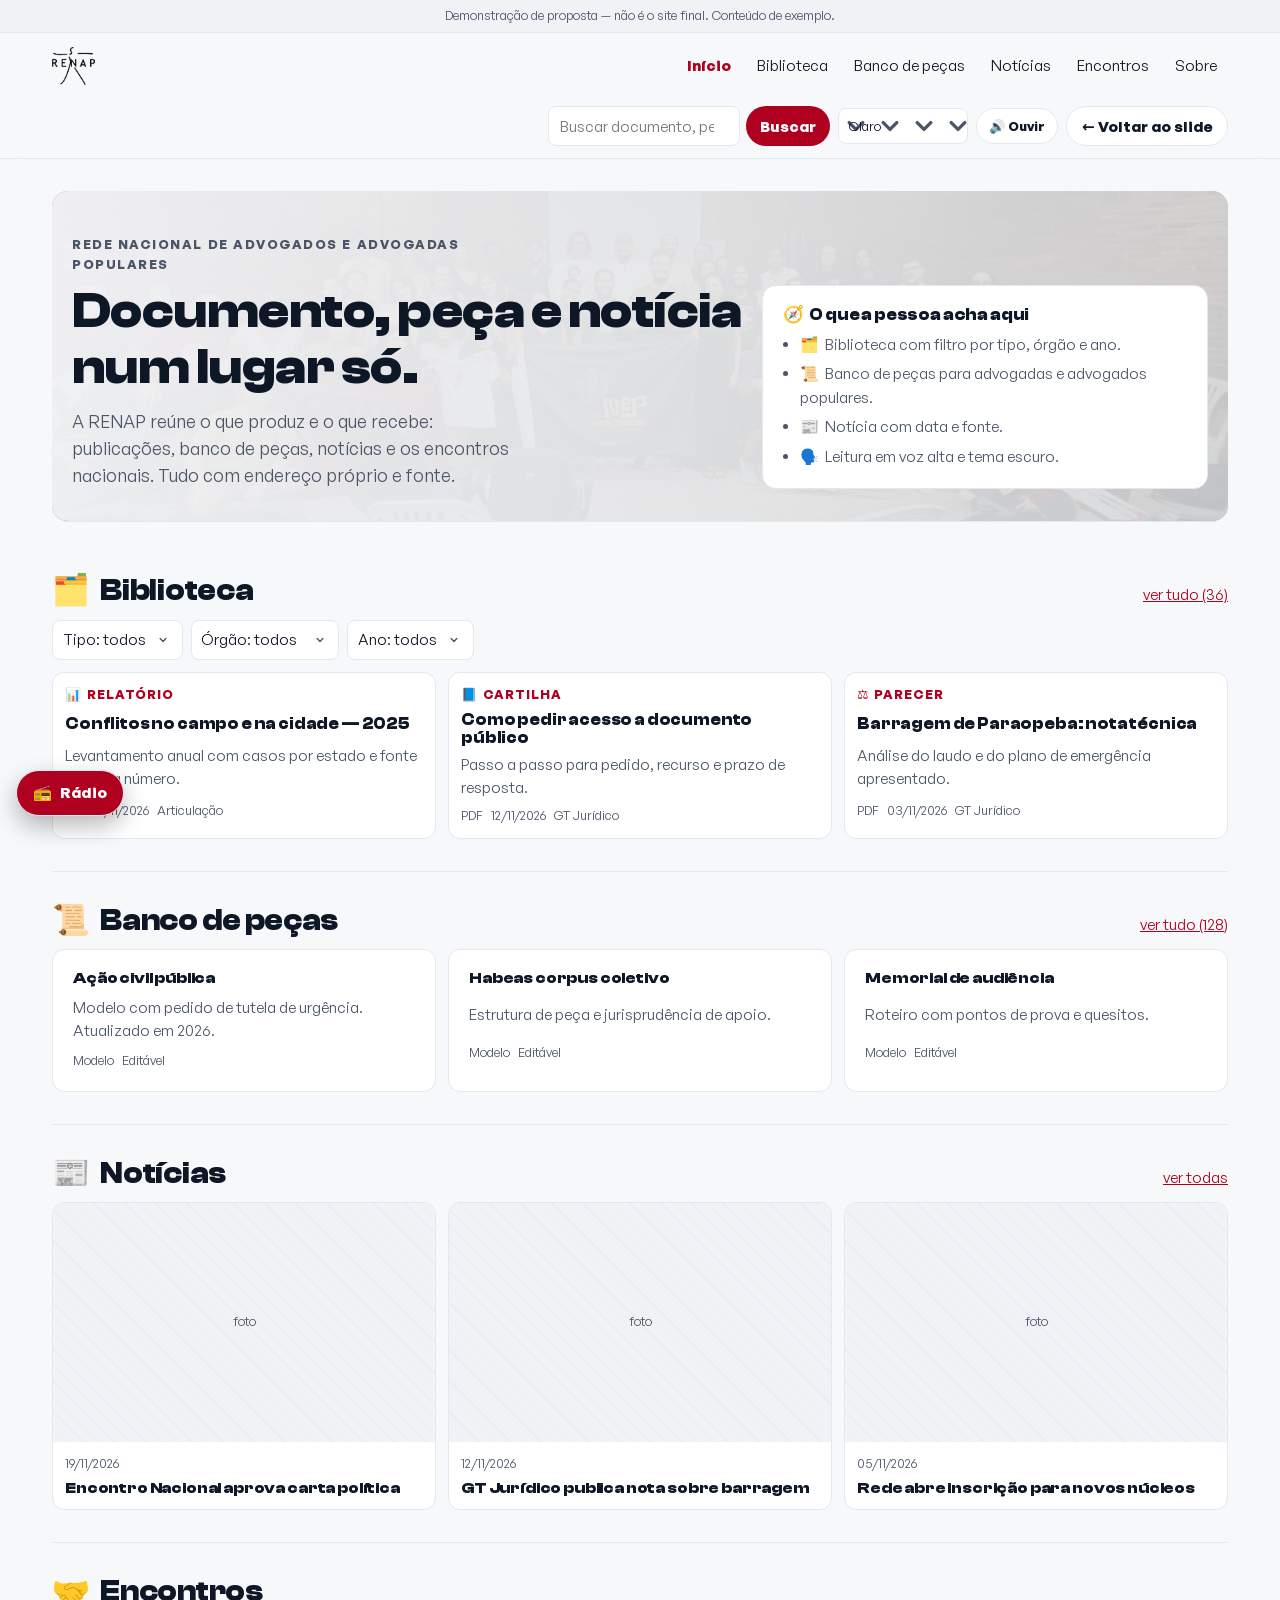
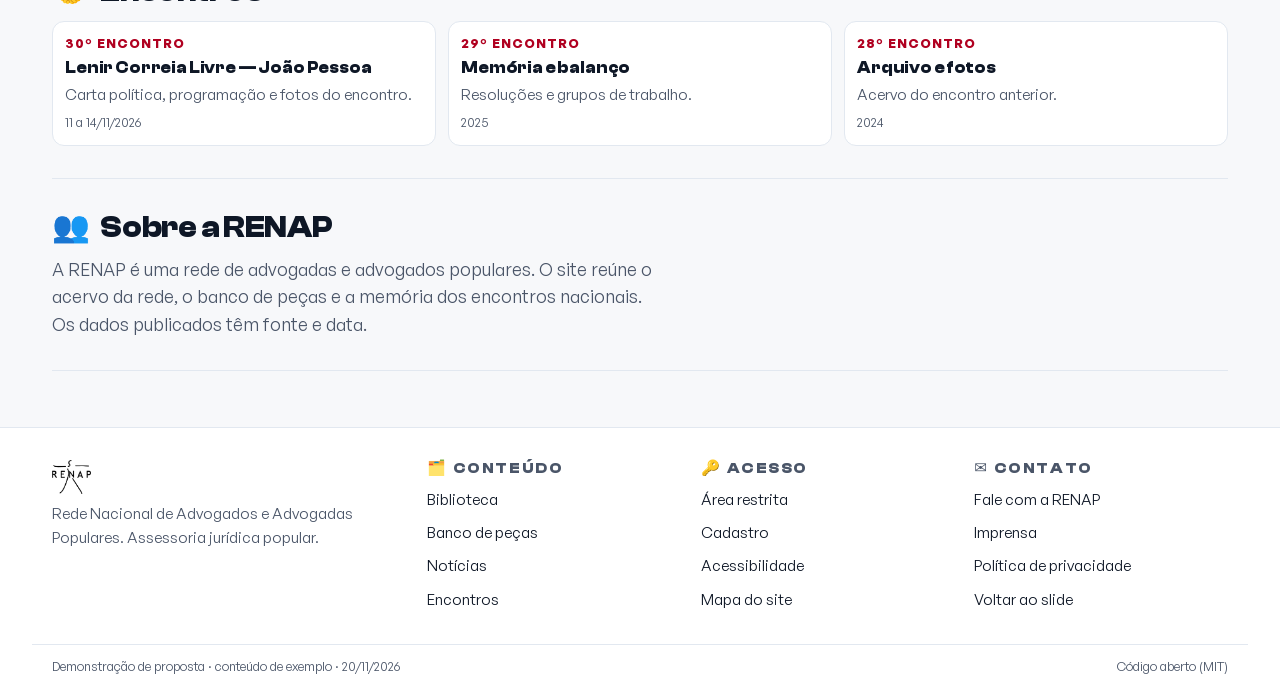
<file: proposta-home.html>
<!doctype html>
<html lang="pt-BR" data-theme="light">
<head>
<meta charset="utf-8" />
<meta name="viewport" content="width=device-width, initial-scale=1" />
<title>Proposta de home — RENAP</title>
<meta name="description" content="Demonstração de página inicial para o novo site da RENAP: navegação, biblioteca, banco de peças, notícias e rodapé." />
<link rel="icon" href="data:," />
<link rel="stylesheet" href="fontes/fontshare.css" />
<link rel="stylesheet" href="temas/temas.css" />
<link rel="stylesheet" href="temas/renap.css" />
<link rel="stylesheet" href="componentes/select.css" />
<link rel="stylesheet" href="componentes/radio.css" />

<style>
/* Controles novos da demonstração: tema e leitura em voz. */
.topo__tema { display: inline-flex; align-items: center; }
.topo__tema select {
  font: inherit; font-size: .82rem; min-height: 36px;
  padding: 4px 30px 4px 10px; border-radius: 8px;
  background: var(--cp-surface); color: var(--cp-text);
  border: 1px solid var(--cp-border); cursor: pointer;
}
#ouvir-pagina { min-height: 36px; font-size: .82rem; padding: 4px 12px; }
#ouvir-pagina[aria-pressed="true"] { border-color: var(--cp-primary); color: var(--cp-primary); }
@media (max-width: 760px) {
  .topo__tema, #ouvir-pagina { display: none; }
}


/* ═══ PROPOSTA DE HOME — demonstração ═════════════════════════════════════
   Por que existe: mostrar em uma página o que a proposta quer dizer com
   navegação, biblioteca, banco de peças e rodapé. Não é o site final.
   Tokens do design system; nada de cor solta. */
:root {
  --t-h1: clamp(1.9rem, 5vw, 3.2rem);
  --t-h2: clamp(1.3rem, 3vw, 1.9rem);
  --t-corpo: clamp(1rem, 2vw, 1.1rem);
  --t-peq: clamp(.85rem, 1.8vw, .95rem);
  --t-min: .8rem;
  --e1: 4px; --e2: 8px; --e3: 12px; --e4: 20px; --e5: 32px; --e6: 56px;
  --curva: cubic-bezier(.2, 0, 0, 1);
}
* { box-sizing: border-box; }
.emoji { margin-right: .35em; font-style: normal; }
body {
  margin: 0; background: var(--cp-bg); color: var(--cp-text);
  font-size: var(--t-corpo); line-height: 1.55;
  font-family: var(--font-body);
}
h1, h2, h3 { font-family: var(--font-display); margin: 0; line-height: 1.1; letter-spacing: -.01em; }
p { margin: 0; }
a { color: var(--cp-primary); }
img { max-width: 100%; display: block; }
:focus-visible { outline: 3px solid var(--cp-focus); outline-offset: 3px; border-radius: 4px; }

.pular {
  position: absolute; left: -9999px; top: 8px; z-index: 100;
  background: var(--cp-primary); color: var(--cp-primary-ink);
  padding: 10px 16px; border-radius: 8px;
}
.pular:focus { left: 12px; }

/* Barra de aviso: o site está em revisão. */
.aviso-topo {
  background: var(--cp-surface-2); color: var(--cp-text-soft);
  font-size: var(--t-min); text-align: center; padding: 6px 12px;
  border-bottom: 1px solid var(--cp-border);
}

/* Navbar */
.topo {
  position: sticky; top: 0; z-index: 30;
  background: color-mix(in srgb, var(--cp-bg) 94%, transparent);
  border-bottom: 1px solid var(--cp-border);
  backdrop-filter: blur(8px);
}
.topo__interno {
  max-width: 76rem; margin: 0 auto; padding: var(--e3) var(--e4);
  display: flex; align-items: center; gap: var(--e4); flex-wrap: wrap;
}
.topo__marca { display: inline-flex; align-items: center; gap: var(--e2); text-decoration: none; color: var(--cp-text); }
.topo__marca img { height: 38px; width: auto; }
.topo__marca strong { font-family: var(--font-display); font-size: 1.05rem; }
.topo__links { display: none; gap: var(--e1); margin-left: auto; }
@media (min-width: 900px) { .topo__links { display: flex; } }
.topo__links a {
  color: var(--cp-text); text-decoration: none; font-size: var(--t-peq);
  padding: 9px 11px; border-radius: 8px;
}
.topo__links a:hover { background: var(--cp-surface-2); }
.topo__links a[aria-current="page"] { color: var(--cp-primary); font-weight: 700; }
.topo__acoes { display: flex; align-items: center; gap: var(--e2); margin-left: auto; }
.topo__busca { display: flex; align-items: center; gap: 6px; }
.topo__busca input {
  font: inherit; font-size: var(--t-peq); min-height: 40px; width: 12rem; max-width: 40vw;
  padding: .4rem .7rem; border: 1px solid var(--cp-border); border-radius: 8px;
  background-color: var(--cp-surface); color: var(--cp-text);
}
.topo__busca button, .botao {
  font: inherit; font-size: var(--t-peq); font-weight: 700; min-height: 40px;
  padding: .45rem .9rem; border-radius: 999px; border: 0; cursor: pointer;
  background: var(--cp-primary); color: var(--cp-primary-ink);
}
.botao.secundario { background: var(--cp-surface); color: var(--cp-text); border: 1px solid var(--cp-border); }
a.botao { display: inline-flex; align-items: center; gap: 6px; text-decoration: none; }
a.botao.secundario { border-color: var(--cp-border); }
a.botao:hover { border-color: var(--cp-primary); color: var(--cp-primary); }
.topo__menu {
  font: inherit; min-height: 40px; width: 40px; border-radius: 8px;
  border: 1px solid var(--cp-border); background: var(--cp-surface); color: var(--cp-text);
  cursor: pointer;
}
@media (min-width: 900px) { .topo__menu { display: none; } }
.topo__gaveta { display: none; border-top: 1px solid var(--cp-border); padding: var(--e2) var(--e4); }
.topo__gaveta[data-aberta="true"] { display: grid; gap: 2px; }
.topo__gaveta a { text-decoration: none; color: var(--cp-text); padding: 10px 8px; border-radius: 8px; }
.topo__gaveta a:hover { background: var(--cp-surface-2); }

/* Foto de fundo do hero: brilho baixo, véu do papel por cima. */
.hero {
  position: relative; overflow: hidden; border-radius: 16px;
  padding: var(--e5) var(--e4); margin-bottom: var(--e4);
  border-bottom: 0;
}
.hero::before {
  content: ""; position: absolute; inset: 0; z-index: 0; pointer-events: none;
  background: url("assets/fundo/home-hero.jpg") center / cover no-repeat;
  filter: brightness(.6) saturate(.8);
  opacity: .5;
}
.hero::after {
  content: ""; position: absolute; inset: 0; z-index: 0; pointer-events: none;
  background: linear-gradient(100deg,
    color-mix(in srgb, var(--cp-bg) 92%, transparent) 0%,
    color-mix(in srgb, var(--cp-bg) 76%, transparent) 60%,
    color-mix(in srgb, var(--cp-bg) 55%, transparent) 100%);
}
.hero > * { position: relative; z-index: 1; }

/* Conteúdo */
main { max-width: 76rem; margin: 0 auto; padding: var(--e5) var(--e4) var(--e6); }
.olho {
  font-size: var(--t-min); text-transform: uppercase; letter-spacing: .12em;
  color: var(--cp-text-soft); font-weight: 700; margin-bottom: var(--e2);
}
.hero { display: grid; gap: var(--e4); padding-bottom: var(--e5); border-bottom: 1px solid var(--cp-border); }
@media (min-width: 900px) { .hero { grid-template-columns: 1.2fr .8fr; align-items: end; } }
.hero h1 { font-size: var(--t-h1); max-width: 22ch; }
.hero p { color: var(--cp-text-soft); max-width: 46ch; margin-top: var(--e3); }
.hero__cartao {
  border: 1px solid var(--cp-border); border-radius: 14px; background: var(--cp-surface);
  padding: var(--e4);
}
.hero__cartao h2 { font-size: 1.05rem; margin-bottom: var(--e2); }
.hero__cartao ul { margin: 0; padding-left: 1.1rem; color: var(--cp-text-soft); font-size: var(--t-peq); display: grid; gap: 6px; }

.secao { padding: var(--e5) 0; border-bottom: 1px solid var(--cp-border); }
.secao__topo { display: flex; align-items: baseline; gap: var(--e3); flex-wrap: wrap; margin-bottom: var(--e3); }
.secao__topo h2 { font-size: var(--t-h2); }
.secao__topo a { font-size: var(--t-peq); margin-left: auto; }

/* Biblioteca: filtros + lista */
.filtros { display: flex; flex-wrap: wrap; gap: var(--e2); margin-bottom: var(--e3); }
.filtros select {
  font: inherit; font-size: var(--t-peq); min-height: 40px;
  padding: .4rem 2.25rem .4rem .6rem; border-radius: 8px;
  border: 1px solid var(--cp-border); background-color: var(--cp-surface); color: var(--cp-text);
}
.docs { display: grid; gap: var(--e3); }
@media (min-width: 700px) { .docs { grid-template-columns: repeat(2, minmax(0, 1fr)); } }
@media (min-width: 1050px) { .docs { grid-template-columns: repeat(3, minmax(0, 1fr)); } }
.doc {
  border: 1px solid var(--cp-border); border-radius: 12px; background: var(--cp-surface);
  padding: var(--e3); display: grid; gap: 6px; text-decoration: none; color: var(--cp-text);
  transition: border-color .18s var(--curva), transform .18s var(--curva);
}
.doc:hover { border-color: var(--cp-primary); transform: translateY(-1px); }
.doc__tipo {
  font-size: var(--t-min); font-weight: 700; letter-spacing: .08em; text-transform: uppercase;
  color: var(--cp-primary);
}
.doc h3 { font-size: 1.02rem; }
.doc p { font-size: var(--t-peq); color: var(--cp-text-soft); }
.doc__meta { font-size: var(--t-min); color: var(--cp-text-soft); display: flex; gap: var(--e2); flex-wrap: wrap; }

/* Notícias */
.noticias { display: grid; gap: var(--e3); }
@media (min-width: 800px) { .noticias { grid-template-columns: repeat(3, minmax(0, 1fr)); } }
.noticia {
  border: 1px solid var(--cp-border); border-radius: 12px; overflow: hidden;
  background: var(--cp-surface); display: grid; text-decoration: none; color: var(--cp-text);
}
.noticia__foto {
  aspect-ratio: 16 / 10; background: var(--cp-surface-2);
  background-image: repeating-linear-gradient(45deg, transparent 0 10px, color-mix(in srgb, var(--cp-border) 55%, transparent) 10px 11px);
  display: grid; place-items: center; color: var(--cp-text-soft); font-size: var(--t-min);
}
.noticia__corpo { padding: var(--e3); display: grid; gap: 6px; }
.noticia h3 { font-size: 1rem; }
.noticia span { font-size: var(--t-min); color: var(--cp-text-soft); }

/* Peças */
.pecas { display: grid; gap: var(--e3); }
@media (min-width: 800px) { .pecas { grid-template-columns: repeat(3, minmax(0, 1fr)); } }
.peca {
  border: 1px solid var(--cp-border); border-radius: 12px; background: var(--cp-surface);
  padding: var(--e4); display: grid; gap: var(--e2);
}
.peca h3 { font-size: 1rem; }
.peca p { font-size: var(--t-peq); color: var(--cp-text-soft); }

/* Rodapé */
.rodape { border-top: 1px solid var(--cp-border); background: var(--cp-surface); }
.rodape__interno {
  max-width: 76rem; margin: 0 auto; padding: var(--e5) var(--e4);
  display: grid; gap: var(--e4);
}
@media (min-width: 760px) { .rodape__interno { grid-template-columns: 1.4fr 1fr 1fr 1fr; } }
.rodape h3 { font-size: var(--t-peq); text-transform: uppercase; letter-spacing: .1em; color: var(--cp-text-soft); margin-bottom: var(--e2); }
.rodape ul { list-style: none; margin: 0; padding: 0; display: grid; gap: 6px; }
.rodape a { color: var(--cp-text); text-decoration: none; font-size: var(--t-peq); }
.rodape a:hover { text-decoration: underline; }
.rodape__base {
  border-top: 1px solid var(--cp-border);
  padding: var(--e3) var(--e4); max-width: 76rem; margin: 0 auto;
  font-size: var(--t-min); color: var(--cp-text-soft);
  display: flex; gap: var(--e3); flex-wrap: wrap; justify-content: space-between;
}
.rodape__marca { display: flex; align-items: center; gap: var(--e2); margin-bottom: var(--e2); }
.rodape__marca img { height: 34px; width: auto; }
</style>
</head>
<body>
<a class="pular" href="#conteudo">Pular para o conteúdo</a>

<p class="aviso-topo">Demonstração de proposta — não é o site final. Conteúdo de exemplo.</p>

<header class="topo">
  <div class="topo__interno">
    <a class="topo__marca" href="index.html#29">
      <img src="assets/logo-renap-claro.png" alt="RENAP" />
    </a>
    <nav class="topo__links" aria-label="Navegação principal">
      <a href="#" aria-current="page">Início</a>
      <a href="#biblioteca">Biblioteca</a>
      <a href="#pecas">Banco de peças</a>
      <a href="#noticias">Notícias</a>
      <a href="#encontros">Encontros</a>
      <a href="#sobre">Sobre</a>
    </nav>
    <div class="topo__acoes">
      <form class="topo__busca" role="search" onsubmit="return false;">
        <label for="busca" class="pular">Buscar no site</label>
        <input id="busca" type="search" placeholder="Buscar documento, peça ou notícia" />
        <button type="submit">Buscar</button>
      </form>
      <label class="topo__tema">
        <span class="pular">Tema</span>
        <select id="tema-home" aria-label="Tema de cores">
          <option value="pequi">Pequi</option>
          <option value="brasil">Brasil</option>
          <option value="light">Claro</option>
          <option value="dark">Escuro</option>
          <option value="high-contrast">Alto contraste</option>
          <option value="cerrado">Cerrado</option>
          <option value="mata-atlantica">Mata Atlântica</option>
          <option value="caatinga">Caatinga</option>
          <option value="pantanal">Pantanal</option>
        </select>
      </label>
      <button class="botao secundario" type="button" id="ouvir-pagina" aria-pressed="false">🔊 Ouvir</button>
      <a class="botao secundario" href="index.html#29">← Voltar ao slide</a>
      <button class="topo__menu" type="button" data-menu aria-expanded="false" aria-controls="gaveta">☰</button>
    </div>
  </div>
  <div class="topo__gaveta" id="gaveta" data-aberta="false">
    <a href="#biblioteca">Biblioteca</a>
    <a href="#pecas">Banco de peças</a>
    <a href="#noticias">Notícias</a>
    <a href="#encontros">Encontros</a>
    <a href="#sobre">Sobre</a>
  </div>
</header>

<main id="conteudo">

  <section class="hero">
    <div>
      <p class="olho">Rede Nacional de Advogados e Advogadas Populares</p>
      <h1>Documento, peça e notícia num lugar só.</h1>
      <p>
        A RENAP reúne o que produz e o que recebe: publicações, banco de peças,
        notícias e os encontros nacionais. Tudo com endereço próprio e fonte.
      </p>
    </div>
    <div class="hero__cartao">
      <h2><span class="emoji" aria-hidden="true">🧭</span>O que a pessoa acha aqui</h2>
      <ul>
        <li><span class="emoji" aria-hidden="true">🗂️</span>Biblioteca com filtro por tipo, órgão e ano.</li>
        <li><span class="emoji" aria-hidden="true">📜</span>Banco de peças para advogadas e advogados populares.</li>
        <li><span class="emoji" aria-hidden="true">📰</span>Notícia com data e fonte.</li>
        <li><span class="emoji" aria-hidden="true">🗣️</span>Leitura em voz alta e tema escuro.</li>
      </ul>
    </div>
  </section>

  <section class="secao" id="biblioteca" aria-labelledby="titulo-biblioteca">
    <div class="secao__topo">
      <h2 id="titulo-biblioteca"><span class="emoji" aria-hidden="true">🗂️</span>Biblioteca</h2>
      <a href="#">ver tudo (36)</a>
    </div>
    <div class="filtros">
      <label class="pular" for="f-tipo">Tipo</label>
      <select id="f-tipo"><option>Tipo: todos</option><option>Cartilha</option><option>Relatório</option><option>Parecer</option></select>
      <label class="pular" for="f-orgao">Órgão</label>
      <select id="f-orgao"><option>Órgão: todos</option><option>Articulação</option><option>GT Jurídico</option><option>Comunicação</option></select>
      <label class="pular" for="f-ano">Ano</label>
      <select id="f-ano"><option>Ano: todos</option><option>2026</option><option>2025</option></select>
    </div>
    <div class="docs">
      <a class="doc" href="#">
        <span class="doc__tipo"><span class="emoji" aria-hidden="true">📊</span>Relatório</span>
        <h3>Conflitos no campo e na cidade — 2025</h3>
        <p>Levantamento anual com casos por estado e fonte de cada número.</p>
        <span class="doc__meta"><span>PDF</span><span>19/11/2026</span><span>Articulação</span></span>
      </a>
      <a class="doc" href="#">
        <span class="doc__tipo"><span class="emoji" aria-hidden="true">📘</span>Cartilha</span>
        <h3>Como pedir acesso a documento público</h3>
        <p>Passo a passo para pedido, recurso e prazo de resposta.</p>
        <span class="doc__meta"><span>PDF</span><span>12/11/2026</span><span>GT Jurídico</span></span>
      </a>
      <a class="doc" href="#">
        <span class="doc__tipo"><span class="emoji" aria-hidden="true">⚖️</span>Parecer</span>
        <h3>Barragem de Paraopeba: nota técnica</h3>
        <p>Análise do laudo e do plano de emergência apresentado.</p>
        <span class="doc__meta"><span>PDF</span><span>03/11/2026</span><span>GT Jurídico</span></span>
      </a>
    </div>
  </section>

  <section class="secao" id="pecas" aria-labelledby="titulo-pecas">
    <div class="secao__topo">
      <h2 id="titulo-pecas"><span class="emoji" aria-hidden="true">📜</span>Banco de peças</h2>
      <a href="#">ver tudo (128)</a>
    </div>
    <div class="pecas">
      <div class="peca"><h3>Ação civil pública</h3><p>Modelo com pedido de tutela de urgência. Atualizado em 2026.</p><span class="doc__meta"><span>Modelo</span><span>Editável</span></span></div>
      <div class="peca"><h3>Habeas corpus coletivo</h3><p>Estrutura de peça e jurisprudência de apoio.</p><span class="doc__meta"><span>Modelo</span><span>Editável</span></span></div>
      <div class="peca"><h3>Memorial de audiência</h3><p>Roteiro com pontos de prova e quesitos.</p><span class="doc__meta"><span>Modelo</span><span>Editável</span></span></div>
    </div>
  </section>

  <section class="secao" id="noticias" aria-labelledby="titulo-noticias">
    <div class="secao__topo">
      <h2 id="titulo-noticias"><span class="emoji" aria-hidden="true">📰</span>Notícias</h2>
      <a href="#">ver todas</a>
    </div>
    <div class="noticias">
      <a class="noticia" href="#"><div class="noticia__foto" role="img" aria-label="Foto de assembleia">foto</div><div class="noticia__corpo"><span>19/11/2026</span><h3>Encontro Nacional aprova carta política</h3></div></a>
      <a class="noticia" href="#"><div class="noticia__foto" role="img" aria-label="Foto de reunião">foto</div><div class="noticia__corpo"><span>12/11/2026</span><h3>GT Jurídico publica nota sobre barragem</h3></div></a>
      <a class="noticia" href="#"><div class="noticia__foto" role="img" aria-label="Foto de plenária">foto</div><div class="noticia__corpo"><span>05/11/2026</span><h3>Rede abre inscrição para novos núcleos</h3></div></a>
    </div>
  </section>

  <section class="secao" id="encontros" aria-labelledby="titulo-encontros">
    <div class="secao__topo"><h2 id="titulo-encontros"><span class="emoji" aria-hidden="true">🤝</span>Encontros</h2></div>
    <div class="docs">
      <a class="doc" href="#"><span class="doc__tipo">30º Encontro</span><h3>Lenir Correia Livre — João Pessoa</h3><p>Carta política, programação e fotos do encontro.</p><span class="doc__meta"><span>11 a 14/11/2026</span></span></a>
      <a class="doc" href="#"><span class="doc__tipo">29º Encontro</span><h3>Memória e balanço</h3><p>Resoluções e grupos de trabalho.</p><span class="doc__meta"><span>2025</span></span></a>
      <a class="doc" href="#"><span class="doc__tipo">28º Encontro</span><h3>Arquivo e fotos</h3><p>Acervo do encontro anterior.</p><span class="doc__meta"><span>2024</span></span></a>
    </div>
  </section>

  <section class="secao" id="sobre" aria-labelledby="titulo-sobre">
    <div class="secao__topo"><h2 id="titulo-sobre"><span class="emoji" aria-hidden="true">👥</span>Sobre a RENAP</h2></div>
    <p style="max-width:60ch;color:var(--cp-text-soft)">
      A RENAP é uma rede de advogadas e advogados populares. O site reúne o acervo
      da rede, o banco de peças e a memória dos encontros nacionais. Os dados
      publicados têm fonte e data.
    </p>
  </section>

</main>

<footer class="rodape">
  <div class="rodape__interno">
    <div>
      <div class="rodape__marca">
        <img src="assets/logo-renap-claro.png" alt="RENAP" />
      </div>
      <p style="font-size:var(--t-peq);color:var(--cp-text-soft);max-width:34ch">
        Rede Nacional de Advogados e Advogadas Populares. Assessoria jurídica popular.
      </p>
    </div>
    <div>
      <h3><span class="emoji" aria-hidden="true">🗂️</span>Conteúdo</h3>
      <ul>
        <li><a href="#biblioteca">Biblioteca</a></li>
        <li><a href="#pecas">Banco de peças</a></li>
        <li><a href="#noticias">Notícias</a></li>
        <li><a href="#encontros">Encontros</a></li>
      </ul>
    </div>
    <div>
      <h3><span class="emoji" aria-hidden="true">🔑</span>Acesso</h3>
      <ul>
        <li><a href="#">Área restrita</a></li>
        <li><a href="#">Cadastro</a></li>
        <li><a href="#">Acessibilidade</a></li>
        <li><a href="#">Mapa do site</a></li>
      </ul>
    </div>
    <div>
      <h3><span class="emoji" aria-hidden="true">✉️</span>Contato</h3>
      <ul>
        <li><a href="#">Fale com a RENAP</a></li>
        <li><a href="#">Imprensa</a></li>
        <li><a href="#">Política de privacidade</a></li>
        <li><a href="index.html#29">Voltar ao slide</a></li>
      </ul>
    </div>
  </div>
  <div class="rodape__base">
    <span>Demonstração de proposta · conteúdo de exemplo · 20/11/2026</span>
    <span>Código aberto (MIT)</span>
  </div>
</footer>

<script>
(function () {
  "use strict";
  var botao = document.querySelector("[data-menu]");
  var gaveta = document.getElementById("gaveta");
  if (botao && gaveta) {
    botao.addEventListener("click", function () {
      var aberta = gaveta.dataset.aberta === "true";
      gaveta.dataset.aberta = String(!aberta);
      botao.setAttribute("aria-expanded", String(!aberta));
    });
  }
})();

  /* Dicas nos itens: cada link e botão diz o que faz e para onde leva. */
  (function dicasNosItens() {
    var telas = [].slice.call(document.querySelectorAll('.tela'));
    function limpo(s) { return (s || '').replace(/\s+/g, ' ').trim(); }
    function nomeDaTela(n) {
      var alvo = telas[Number(n) - 1];
      return alvo ? (alvo.getAttribute('aria-label') || '') : '';
    }
    function dicaDeLink(a) {
      var bruto = a.getAttribute('href') || '';
      if (bruto === '#') { return 'Amostra do componente: ainda sem destino'; }
      if (bruto.charAt(0) === '#') {
        var alvo = bruto.slice(1);
        if (/^\d+$/.test(alvo)) { return 'Ir para a tela ' + alvo + ' · ' + nomeDaTela(alvo); }
        var texto = limpo(a.textContent);
        return texto ? 'Ir para “' + texto + '”' : 'Ir para o bloco ' + alvo;
      }
      var interno = bruto.match(/^[\w-]+\.html#(\d+)$/);
      if (interno) { return 'Voltar ao slide ' + interno[1] + ' da proposta'; }
      if (/^https?:/i.test(bruto)) {
        var host = bruto.replace(/^https?:\/\//i, '').split('/')[0].replace(/^www\./, '');
        return 'Abrir ' + host + ' · nova aba';
      }
      return 'Abrir ' + bruto;
    }
    [].forEach.call(document.querySelectorAll('a[href], button'), function (el) {
      if (el.hasAttribute('data-dica')) { return; }
      var dica = el.tagName === 'A'
        ? dicaDeLink(el)
        : (limpo(el.getAttribute('aria-label')) || limpo(el.textContent));
      if (!dica) { return; }
      el.setAttribute('data-dica', dica);
      if (el.getBoundingClientRect().top < 120) { el.setAttribute('data-dica-baixo', ''); }
    });
  })();


  /* Tema, leitura em voz e rádio nesta página de demonstração. */
  (function () {
    var raiz = document.documentElement;
    var seletor = document.getElementById("tema-home");
    var guardado = localStorage.getItem("renap-tema");
    if (guardado) { raiz.dataset.theme = guardado; }
    if (seletor) {
      seletor.value = raiz.dataset.theme || "pequi";
      seletor.addEventListener("change", function () {
        raiz.dataset.theme = seletor.value;
        localStorage.setItem("renap-tema", seletor.value);
      });
    }

    var ouvir = document.getElementById("ouvir-pagina");
    if (ouvir && "speechSynthesis" in window) {
      var falando = false;
      ouvir.addEventListener("click", function () {
        if (falando) {
          speechSynthesis.cancel();
          falando = false;
          ouvir.setAttribute("aria-pressed", "false");
          ouvir.textContent = "🔊 Ouvir";
          return;
        }
        var texto = (document.querySelector("main") || document.body).innerText.slice(0, 4000);
        var fala = new SpeechSynthesisUtterance(texto);
        fala.lang = "pt-BR";
        fala.onend = function () {
          falando = false;
          ouvir.setAttribute("aria-pressed", "false");
          ouvir.textContent = "🔊 Ouvir";
        };
        speechSynthesis.speak(fala);
        falando = true;
        ouvir.setAttribute("aria-pressed", "true");
        ouvir.textContent = "⏹ Parar";
      });
    }
  })();
</script>
<div class="radio-flut" data-radio data-aberto="false">
  <button data-dica="Abrir ou fechar o rádio" class="radio-flut__botao" type="button" data-radio-toggle aria-expanded="false" aria-controls="radio-painel">
    <span aria-hidden="true">📻</span> Rádio
  </button>
  <div class="radio-flut__painel" id="radio-painel">
    <button class="radio-flut__fechar" type="button" data-radio-fechar aria-label="Fechar o rádio">×</button>
        <div class="rp__controles">
          <div class="rp__linha">
            <button class="rp__tocar" type="button" data-radio-tocar data-tocando="false" aria-label="Tocar rádio">▶</button>
            <button class="rp__parar" type="button" data-radio-parar aria-label="Parar o rádio" title="Parar o rádio">■</button>
            <div>
              <div class="rp__nome" data-radio-nome>Rádio Brasil de Fato<span class="rp__meta" data-radio-meta>toque em ▶ ou escolha outra estação</span></div>
            </div>
          </div>
          <label class="rp__volume">
            <span>Volume</span>
            <input type="range" min="0" max="100" value="70" data-radio-volume aria-label="Volume do rádio" />
          </label>
          <p class="rp__status" data-radio-status aria-live="polite"></p>
        </div>
        <div class="rp__lista-area">
          <div class="rp__busca">
            <input type="search" placeholder="Buscar estação, cidade ou UF" data-radio-busca aria-label="Buscar estação" />
            <span class="rp__contagem" data-radio-contagem></span>
          </div>
          <div class="rp__lista" data-radio-lista></div>
        </div>
        <audio data-radio-audio preload="none"></audio>
  </div>
</div>

<script src="componentes/radio.js?v=5" defer></script>
</body>
</html>
</file>
<file: fontes/fontshare.css>
/* ═══ FONTES — ARQUIVOS DO PRÓPRIO REPOSITÓRIO ═════════════════════════════
   Famílias gratuitas, servidas de `fontes/`: Clash Display, General Sans e
   Satoshi (Fontshare); Fraunces, Space Grotesk e Bricolage Grotesque (Google
   Fonts). Antes vinham por API; o navegador não aplicava e a página caía na
   fonte padrão. Servir daqui também tira uma dependência de CDN.
   ══════════════════════════════════════════════════════════════════════════ */

@font-face {
  font-family: "Clash Display";
  src: url("clash-display-400.woff2") format("woff2");
  font-weight: 400;
  font-style: normal;
  font-display: swap;
}
@font-face {
  font-family: "Clash Display";
  src: url("clash-display-500.woff2") format("woff2");
  font-weight: 500;
  font-style: normal;
  font-display: swap;
}
@font-face {
  font-family: "Clash Display";
  src: url("clash-display-600.woff2") format("woff2");
  font-weight: 600;
  font-style: normal;
  font-display: swap;
}
@font-face {
  font-family: "Clash Display";
  src: url("clash-display-700.woff2") format("woff2");
  font-weight: 700;
  font-style: normal;
  font-display: swap;
}

@font-face {
  font-family: "General Sans";
  src: url("general-sans-400.woff2") format("woff2");
  font-weight: 400;
  font-style: normal;
  font-display: swap;
}
@font-face {
  font-family: "General Sans";
  src: url("general-sans-500.woff2") format("woff2");
  font-weight: 500;
  font-style: normal;
  font-display: swap;
}
@font-face {
  font-family: "General Sans";
  src: url("general-sans-600.woff2") format("woff2");
  font-weight: 600;
  font-style: normal;
  font-display: swap;
}
@font-face {
  font-family: "General Sans";
  src: url("general-sans-700.woff2") format("woff2");
  font-weight: 700;
  font-style: normal;
  font-display: swap;
}

@font-face {
  font-family: "Satoshi";
  src: url("satoshi.woff2") format("woff2");
  font-weight: 300 900;
  font-style: normal;
  font-display: swap;
}

@font-face {
  font-family: "Fraunces";
  src: url("fraunces-400.ttf") format("truetype");
  font-weight: 400;
  font-style: normal;
  font-display: swap;
}
@font-face {
  font-family: "Fraunces";
  src: url("fraunces-700.ttf") format("truetype");
  font-weight: 700;
  font-style: normal;
  font-display: swap;
}

@font-face {
  font-family: "Space Grotesk";
  src: url("space-grotesk-400.ttf") format("truetype");
  font-weight: 400;
  font-style: normal;
  font-display: swap;
}
@font-face {
  font-family: "Space Grotesk";
  src: url("space-grotesk-700.ttf") format("truetype");
  font-weight: 700;
  font-style: normal;
  font-display: swap;
}

@font-face {
  font-family: "Bricolage Grotesque";
  src: url("bricolage-400.ttf") format("truetype");
  font-weight: 400;
  font-style: normal;
  font-display: swap;
}
@font-face {
  font-family: "Bricolage Grotesque";
  src: url("bricolage-700.ttf") format("truetype");
  font-weight: 700;
  font-style: normal;
  font-display: swap;
}

:root {
  --font-display: "Clash Display", "General Sans", system-ui, sans-serif;
  --font-body: "General Sans", system-ui, -apple-system, "Segoe UI", Roboto, sans-serif;
  --font-tabular: "General Sans", ui-monospace, "SFMono-Regular", monospace;
}

body {
  font-family: var(--font-body);
  font-feature-settings: "ss01" 1;
}

h1,
h2,
h3,
h4,
.font-display,
.topo__marca,
.numero .valor {
  font-family: var(--font-display);
  letter-spacing: -0.01em;
}

code,
pre,
.tabela td,
.tabela th,
.contador {
  font-variant-numeric: tabular-nums;
}
</file>
<file: temas/temas.css>
/*
 * TEMAS DO CONTROLE POPULAR
 *
 * Copiado de `apps/web/app/globals.css` do portal. Cada tema é um
 * conjunto de tokens `--cp-*` aplicado por `data-theme` no <html>.
 * Troque os valores para a sua marca; mantenha os NOMES dos tokens,
 * que são o contrato dos componentes.
 *
 * Ordem: :root (padrão claro) → 8 temas → variantes de daltonismo.
 */

/* Tokens padrão (tema claro). Todo o resto herda daqui. */
:root {
  --cp-bg: #f7f8fa;
  --cp-surface: #ffffff;
  --cp-surface-2: #f0f2f6;
  --cp-text: #0e1726;
  --cp-text-soft: #4a5568;
  --cp-primary: #12467b;
  --cp-primary-ink: #ffffff;
  --cp-accent: #0e8f6e;
  --cp-accent-ink: #ffffff;
  /* Cor de zona 3 (Judiciário) e 4 (Ambiental). Antes só existiam como
     literal de fallback em `lib/zonas.ts` (`var(--cp-secondary, #7c3aed)`),
     ou seja: a variável NUNCA foi definida e o roxo nunca passou por tema.
     Medido em 2026-08-07 — o #7c3aed reprovava em dois dos três temas
     (2,99:1 sobre a surface do escuro; 5,70:1 no alto contraste, que exige
     7:1). Verde está tomado pelo `--cp-accent` e azul pelo `--cp-primary`,
     daí o ocre da zona ambiental. */
  --cp-secondary: #6d28d9; /* 7,10:1 sobre a surface */
  --cp-secondary-ink: #ffffff;
  --cp-tertiary: #8a5300; /* 6,33:1 sobre a surface */
  --cp-tertiary-ink: #ffffff;
  --cp-border: #e2e8f0;
  --cp-alert: #c0392b;
  --cp-focus: #12467b;

  /* Tokens dos 3 Eixos Temáticos (WCAG AA >= 4.5:1 sobre surface #ffffff) */
  --cp-eixo-direitos: #c0392b;
  --cp-eixo-direitos-ink: #ffffff;
  --cp-eixo-terra: #1b6348;
  --cp-eixo-terra-ink: #ffffff;
  --cp-eixo-estado: #1e3a8a;
  --cp-eixo-estado-ink: #ffffff;
  /* Glow neon do hero narrativo (plano de identidade visual, Fase 1).
     É o ÚNICO valor da proposta Bulcão/neon fora dos tokens medidos — e
     é estritamente decorativo (sombra, nunca canal de informação). */
  --cp-glow: rgba(18, 70, 123, 0.22);
  --cp-bw: 1px;
  --cp-tscale: 1;

  /* EIXO DA PILHA FLUTUANTE (dono, 01/11/2026) ───────────────────────────
     Os três botões redondos do canto inferior esquerdo — rádio, pata do
     companheiro e Seu Nonô — têm de ficar no MESMO eixo vertical, com o
     centro de cada um em cima desta linha. Antes o alinhamento saía de uma
     coincidência de contas (rádio `left-5` + 48/2 = 44; pata `1.375rem` +
     44/2 = 44; FAB `left-4` + 56/2 = 44): mudar o tamanho de um deles
     desalinhava os três sem aviso. Cada container agora calcula
     `left: calc(var(--cp-pilha-centro) - metade-da-própria-largura)`.
     Mexeu no diâmetro de um botão? Só a metade dele muda aqui. */
  --cp-pilha-centro: 2.75rem;

  /* Ordinal chart ramp (--cp-ord-1 = heaviest tier .. -4 = lightest).
     The proposition types are ORDINAL, not nominal: a Projeto de Lei
     outweighs an Indicação 15:1, so the tier order carries meaning and
     the color has to show it. One monotone-lightness ramp drifting
     navy -> blue -> teal -> olive, so "darker = worth more points" is
     readable without consulting the legend.
     Steps validated with the dataviz palette validator against this
     theme's surface: CVD separation (protan/deutan, Machado 2009 @1.0)
     and the normal-vision floor both PASS on every adjacent pair.
     Light's --cp-ord-4 sits at 2.44:1 on white -- above the 2:1 ordinal
     light-end floor but under 3:1, which obliges the visible per-segment
     labels and the table view that RankingVereadores always ships. */
  --cp-ord-1: #102f5e;
  --cp-ord-2: #186aa8;
  --cp-ord-3: #1fa08b;
  --cp-ord-4: #a8ac30;
  /* Ink that stays legible ON a filled segment of the matching step. */
  --cp-ord-1-ink: #ffffff;
  --cp-ord-2-ink: #ffffff;
  --cp-ord-3-ink: #ffffff;
  --cp-ord-4-ink: #14160a;
  /* Recessive chart chrome: gridlines/tracks sit behind the data. */
  --cp-chart-track: #eef1f5;
  --cp-chart-grid: #e2e8f0;
}

/* Tema Claro — azul institucional e branco. */
[data-theme="light"] {
  color-scheme: light;
}

/* Tema Escuro — azul-noite e grafite. */
[data-theme="dark"] {
  --cp-bg: #0b1220;
  --cp-surface: #141c2b;
  --cp-surface-2: #1b2536;
  --cp-text: #e6eaf0;
  --cp-text-soft: #a0aec0;
  --cp-primary: #4a90d9;
  --cp-primary-ink: #08111e;
  --cp-accent: #2fbf9a;
  --cp-accent-ink: #06231c;
  /* Escolhidas contra a surface #141c2b, não clareadas do tema claro: o
     #7c3aed dava 2,99:1 aqui, abaixo de qualquer piso. */
  --cp-secondary: #a78bfa; /* 6,27:1 */
  --cp-secondary-ink: #0d0618;
  --cp-tertiary: #e0a458; /* 7,82:1 */
  --cp-tertiary-ink: #1a1206;
  --cp-border: #26303f;
  --cp-alert: #e5736a;
  --cp-focus: #4a90d9;
  --cp-glow: rgba(255, 32, 197, 0.28);

  /* Tokens dos 3 Eixos Temáticos (WCAG AA >= 4.5:1 sobre surface #141c2b) */
  --cp-eixo-direitos: #f87171;
  --cp-eixo-direitos-ink: #1a0808;
  --cp-eixo-terra: #34d399;
  --cp-eixo-terra-ink: #042017;
  --cp-eixo-estado: #60a5fa;
  --cp-eixo-estado-ink: #081b33;

  /* Dark steps are SELECTED, not an automatic flip of the light ramp:
     re-stepped brighter against #141c2b so every step clears 3:1, while
     keeping the light ramp's relative order within the teal/olive pair
     (darkening the olive collapsed it into the teal -- measured, not
     guessed). All adjacent pairs PASS CVD and the normal-vision floor. */
  --cp-ord-1: #84b4ec;
  --cp-ord-2: #2183cc;
  --cp-ord-3: #0fa085;
  --cp-ord-4: #c9c74e;
  --cp-ord-1-ink: #06111f;
  --cp-ord-2-ink: #ffffff;
  --cp-ord-3-ink: #04160f;
  --cp-ord-4-ink: #16150a;
  --cp-chart-track: #1b2536;
  --cp-chart-grid: #26303f;
}

/* Tema Pequi — laranja-pequi e quase-preto quente (padrão do portal). */
[data-theme="pequi"] {
  --cp-bg: #0d0b08;
  --cp-surface: #171310;
  --cp-surface-2: #1e1915;
  --cp-text: #f7f0e6;
  --cp-text-soft: #cbbda9;
  --cp-primary: #f2701d; /* laranja-pequi — a cor da marca */
  --cp-primary-ink: #140d06;
  --cp-accent: #e4b33c; /* amarelo-candeia — os versos */
  --cp-accent-ink: #1a1408;
  --cp-secondary: #a78bfa;  /* 6,79:1 — herdado do dark, reme aqui */
  --cp-secondary-ink: #0d0618;
  --cp-tertiary: #e0a458;   /* 8,46:1 */
  --cp-tertiary-ink: #1a1206;
  --cp-border: #3a3129;
  --cp-alert: #e5736a;      /* 6,15:1 */
  --cp-focus: #e4b33c;      /* 9,51:1 — anel de foco bem visível no quente */
  --cp-glow: rgba(242, 112, 29, 0.22);

  /* Tokens dos 3 Eixos Temáticos (WCAG AA >= 4.5:1 sobre surface #171310) */
  --cp-eixo-direitos: #ff7a59;
  --cp-eixo-direitos-ink: #1a0d08;
  --cp-eixo-terra: #4ade80;
  --cp-eixo-terra-ink: #05200b;
  --cp-eixo-estado: #7dd3fc;
  --cp-eixo-estado-ink: #081d2c;

  /* Rampa ordinal: os quatro steps do dark passam contra a surface quente
     (medido acima). Ordem relativa preservada — não é flip automático. */
  --cp-ord-1: #84b4ec;
  --cp-ord-2: #2183cc;
  --cp-ord-3: #0fa085;
  --cp-ord-4: #c9c74e;
  --cp-ord-1-ink: #06111f;
  --cp-ord-2-ink: #ffffff;
  --cp-ord-3-ink: #04160f;
  --cp-ord-4-ink: #16150a;
  --cp-chart-track: #1e1915;
  --cp-chart-grid: #2e2620;
}

/* Tema Cerrado — terracota e amarelo-ipê. */
[data-theme="cerrado"] {
  --cp-bg: #1a1208;
  --cp-surface: #231a0f;
  --cp-surface-2: #2c2114;
  --cp-text: #f5e6d0;
  --cp-text-soft: #c4a882;
  --cp-primary: #c97b5a; /* terracota — Cerrado */
  --cp-primary-ink: #1a0e06;
  --cp-accent: #3a6b35; /* verde-serra — Mata Atlântica */
  --cp-accent-ink: #ffffff;
  --cp-secondary: #ffc300; /* amarelo-ipê */
  --cp-secondary-ink: #1a1400;
  --cp-tertiary: #2a7fac; /* azul-pantanal */
  --cp-tertiary-ink: #ffffff;
  --cp-border: #3d2e1e;
  --cp-alert: #c4121a; /* vermelho-folia */
  --cp-focus: #ffc300;
  --cp-glow: rgba(201, 123, 90, 0.25);

  /* Tokens dos 3 Eixos Temáticos (WCAG AA >= 4.5:1 sobre surface #231a0f) */
  --cp-eixo-direitos: #e05d44;
  --cp-eixo-direitos-ink: #1a0a05;
  --cp-eixo-terra: #4ade80;
  --cp-eixo-terra-ink: #04200b;
  --cp-eixo-estado: #60a5fa;
  --cp-eixo-estado-ink: #081b33;
  --cp-ord-1: #c97b5a;
  --cp-ord-2: #3a6b35;
  --cp-ord-3: #2a7fac;
  --cp-ord-4: #ffc300;
  --cp-ord-1-ink: #1a0e06;
  --cp-ord-2-ink: #ffffff;
  --cp-ord-3-ink: #ffffff;
  --cp-ord-4-ink: #1a1400;
  --cp-chart-track: #2c2114;
  --cp-chart-grid: #3d2e1e;
}

/* Tema Mata Atlântica — verde-serra e dourado. */
[data-theme="mata-atlantica"] {
  --cp-bg: #0a1208;
  --cp-surface: #111a0f;
  --cp-surface-2: #182114;
  --cp-text: #e8f0e4;
  --cp-text-soft: #a8c4a0;
  --cp-primary: #3a6b35; /* verde-serra */
  --cp-primary-ink: #ffffff;
  --cp-accent: #ffd700; /* dourado-mico */
  --cp-accent-ink: #1a1800;
  --cp-secondary: #ff6b6b; /* rosa-flamboyant */
  --cp-secondary-ink: #1a0505;
  --cp-tertiary: #2a7fac; /* azul-pantanal */
  --cp-tertiary-ink: #ffffff;
  --cp-border: #253320;
  --cp-alert: #c4121a;
  --cp-focus: #ffd700;
  --cp-glow: rgba(58, 107, 53, 0.25);

  /* Tokens dos 3 Eixos Temáticos (WCAG AA >= 4.5:1 sobre surface #111a0f) */
  --cp-eixo-direitos: #ff6b6b;
  --cp-eixo-direitos-ink: #1a0505;
  --cp-eixo-terra: #4ade80;
  --cp-eixo-terra-ink: #04200b;
  --cp-eixo-estado: #60a5fa;
  --cp-eixo-estado-ink: #081b33;
  --cp-ord-1: #3a6b35;
  --cp-ord-2: #2a7fac;
  --cp-ord-3: #ffd700;
  --cp-ord-4: #ff6b6b;
  --cp-ord-1-ink: #ffffff;
  --cp-ord-2-ink: #ffffff;
  --cp-ord-3-ink: #1a1800;
  --cp-ord-4-ink: #1a0505;
  --cp-chart-track: #182114;
  --cp-chart-grid: #253320;
}

/* Tema Caatinga — âmbar e sol do sertão. */
[data-theme="caatinga"] {
  --cp-bg: #161007;
  --cp-surface: #1e170c;
  --cp-surface-2: #271f12;
  --cp-text: #f7ede1;
  --cp-text-soft: #cbb696;
  --cp-primary: #d97724; /* âmbar-mandacaru */
  --cp-primary-ink: #180e04;
  --cp-accent: #2e8b57; /* verde-palma */
  --cp-accent-ink: #ffffff;
  --cp-secondary: #eab308; /* amarelo sol do sertão */
  --cp-secondary-ink: #1a1400;
  --cp-tertiary: #38bdf8; /* azul céu do sertão */
  --cp-tertiary-ink: #081d2c;
  --cp-border: #382b19;
  --cp-alert: #dc2626;
  --cp-focus: #eab308;
  --cp-glow: rgba(217, 119, 36, 0.25);

  /* Tokens dos 3 Eixos Temáticos (WCAG AA >= 4.5:1 sobre surface #1e170c) */
  --cp-eixo-direitos: #ea580c;
  --cp-eixo-direitos-ink: #ffffff;
  --cp-eixo-terra: #4ade80;
  --cp-eixo-terra-ink: #04200b;
  --cp-eixo-estado: #60a5fa;
  --cp-eixo-estado-ink: #081b33;
  --cp-ord-1: #d97724;
  --cp-ord-2: #2e8b57;
  --cp-ord-3: #38bdf8;
  --cp-ord-4: #eab308;
  --cp-ord-1-ink: #180e04;
  --cp-ord-2-ink: #ffffff;
  --cp-ord-3-ink: #081d2c;
  --cp-ord-4-ink: #1a1400;
  --cp-chart-track: #271f12;
  --cp-chart-grid: #382b19;
}

/* Tema Pantanal — azul-águas e tuiuiú. */
[data-theme="pantanal"] {
  --cp-bg: #071318;
  --cp-surface: #0e1e24;
  --cp-surface-2: #162930;
  --cp-text: #e0f2fe;
  --cp-text-soft: #93c5fd;
  --cp-primary: #0284c7; /* azul-pantanal */
  --cp-primary-ink: #ffffff;
  --cp-accent: #10b981; /* verde vitória-régia */
  --cp-accent-ink: #042017;
  --cp-secondary: #f59e0b; /* dourado-tuiuiú */
  --cp-secondary-ink: #1a1400;
  --cp-tertiary: #06b6d4; /* turquesa corixo */
  --cp-tertiary-ink: #042017;
  --cp-border: #1e3a47;
  --cp-alert: #ef4444;
  --cp-focus: #38bdf8;
  --cp-glow: rgba(2, 132, 199, 0.25);

  /* Tokens dos 3 Eixos Temáticos (WCAG AA >= 4.5:1 sobre surface #0e1e24) */
  --cp-eixo-direitos: #f87171;
  --cp-eixo-direitos-ink: #1a0808;
  --cp-eixo-terra: #34d399;
  --cp-eixo-terra-ink: #042017;
  --cp-eixo-estado: #60a5fa;
  --cp-eixo-estado-ink: #081b33;
  --cp-ord-1: #0284c7;
  --cp-ord-2: #10b981;
  --cp-ord-3: #06b6d4;
  --cp-ord-4: #f59e0b;
  --cp-ord-1-ink: #ffffff;
  --cp-ord-2-ink: #042017;
  --cp-ord-3-ink: #042017;
  --cp-ord-4-ink: #1a1400;
  --cp-chart-track: #162930;
  --cp-chart-grid: #1e3a47;
}

/* Tema Alto contraste — preto e branco puro. */
[data-theme="high-contrast"] {
  --cp-bg: #ffffff;
  --cp-surface: #ffffff;
  --cp-surface-2: #ffffff;
  --cp-text: #000000;
  --cp-text-soft: #000000;
  --cp-primary: #0000cc;
  --cp-primary-ink: #ffffff;
  --cp-accent: #006644;
  --cp-accent-ink: #ffffff;
  /* Piso deste tema é 7:1, não 4,5:1 — o #7c3aed dava 5,70:1 e reprovava. */
  --cp-secondary: #4c1d95; /* 10,95:1 */
  --cp-secondary-ink: #ffffff;
  --cp-tertiary: #6b3f00; /* 8,99:1 */
  --cp-tertiary-ink: #ffffff;
  --cp-border: #000000;
  /* ⟲ 13/08, revisão de onboarding: os dois valores abaixo eram os únicos
     tokens deste tema que ninguém tinha medido contra a régua que o
     próprio tema promete (7:1 para texto). Medido nesta revisão contra
     `--cp-bg`/`--cp-surface` (#ffffff, os dois iguais aqui) com a fórmula
     de luminância relativa do WCAG:

     `--cp-alert` era #cc0000 = 5,89:1 — abaixo do piso de 7:1 do próprio
     tema, embora passasse no piso genérico de 4,5:1 que ninguém aqui
     pede. Usado como TEXTO em ~40 telas (selo de violação legal, CTA de
     denúncia) e como FUNDO com texto branco em cima
     (`direitos-em-movimento/denuncia/Facilitador.tsx`) — escurecer ajuda
     as duas leituras ao mesmo tempo, porque o branco fixo do texto vira
     mais contrastante quanto mais escuro o fundo. #990000 = 8,92:1.

     `--cp-focus` era #ffd500 = 1,42:1 contra o fundo branco — o anel de
     foco mais visível do site (WCAG pede só 3:1 para indicador de UI,
     não 7:1) ficava quase invisível bem no tema feito para quem precisa
     MAIS dele. #806a00 = 5,28:1, ainda na família "amarelo/dourado" que
     o comentário abaixo documenta como escolha proposital do tema. */
  --cp-alert: #990000; /* 8,92:1 sobre a surface (texto E fundo) */
  --cp-focus: #806a00; /* 5,28:1 sobre a surface — WCAG 1.4.11 pede 3:1 */
  --cp-bw: 2px;
  /* Alto contraste não tem glow: decorativo nenhum sobrevive aqui. */
  --cp-glow: transparent;

  /* Tokens dos 3 Eixos Temáticos (WCAG AAA >= 7:1 sobre surface #ffffff) */
  --cp-eixo-direitos: #990000; /* 8,92:1 */
  --cp-eixo-direitos-ink: #ffffff;
  --cp-eixo-terra: #005a2e;    /* 8,15:1 */
  --cp-eixo-terra-ink: #ffffff;
  --cp-eixo-estado: #000080;   /* 13,10:1 */
  --cp-eixo-estado-ink: #ffffff;

  /* High-contrast keeps the same navy->olive tier order but pushes every
     step to >=7:1 on white, so the ramp reads as maximum contrast rather
     than as a gradient. Separation here is carried by the 2px black
     segment outlines and the direct labels (see .cp-ord-seg below), not
     by hue alone -- the whole point of this theme. */
  --cp-ord-1: #001a66;
  --cp-ord-2: #0000cc;
  --cp-ord-3: #006644;
  --cp-ord-4: #4a4a00;
  --cp-ord-1-ink: #ffffff;
  --cp-ord-2-ink: #ffffff;
  --cp-ord-3-ink: #ffffff;
  --cp-ord-4-ink: #ffffff;
  --cp-chart-track: #ffffff;
  --cp-chart-grid: #000000;
}

/* Variante para daltonismo (data-cvd="on") */
[data-theme="dark"][data-cvd="on"] {
  --cp-accent: #3987e5; /* 4,69:1 sobre a surface escura */
  --cp-accent-ink: #06111f;
  --cp-alert: #d95926; /* 4,39:1 sobre a surface escura */
}

/* Variante para daltonismo (data-cvd="on") */
[data-theme="pequi"][data-cvd="on"] {
  --cp-accent: #3987e5; /* 5,08:1 sobre #171310 */
  --cp-accent-ink: #06111f;
  --cp-alert: #d95926; /* 4,76:1 sobre #171310 */
}

/* Variante para daltonismo (data-cvd="on") */
[data-theme="high-contrast"][data-cvd="on"] {
  --cp-accent: #004c77; /* 9,13:1 sobre branco */
  --cp-accent-ink: #ffffff;
  --cp-alert: #8f3000; /* 8,11:1 sobre branco */
}

/* Variante para daltonismo (data-cvd="on") */
[data-theme="cerrado"][data-cvd="on"] {
  --cp-accent: #2a7fac; /* azul-pantanal, 4,58:1 sobre #231a0f */
  --cp-accent-ink: #ffffff;
  --cp-alert: #d95926; /* laranja-avermelhado, 4,52:1 sobre #231a0f */
}

/* Variante para daltonismo (data-cvd="on") */
[data-theme="mata-atlantica"][data-cvd="on"] {
  --cp-accent: #2a7fac; /* azul-pantanal, 4,62:1 sobre #111a0f */
  --cp-accent-ink: #ffffff;
  --cp-alert: #d95926; /* laranja-avermelhado, 4,48:1 sobre #111a0f */
}

/* Variante para daltonismo (data-cvd="on") */
[data-theme="caatinga"][data-cvd="on"] {
  --cp-accent: #38bdf8; /* azul céu, 6,10:1 sobre #1e170c */
  --cp-accent-ink: #081d2c;
  --cp-alert: #f97316; /* laranja alerta, 5,12:1 sobre #1e170c */
}

/* Variante para daltonismo (data-cvd="on") */
[data-theme="pantanal"][data-cvd="on"] {
  --cp-accent: #f59e0b; /* dourado, 6,85:1 sobre #0e1e24 */
  --cp-accent-ink: #1a1400;
  --cp-alert: #f97316; /* laranja alerta, 5,42:1 sobre #0e1e24 */
}

/* Dica ao navegador para desenhar lista de <select> e barras */
:root,
[data-theme="light"] {
  color-scheme: light;
}
[data-theme]:not([data-theme="light"]) {
  color-scheme: dark;
}
</file>
<file: temas/renap.css>
﻿/* â•â•â• MARCA RENAP â€” CAMADA SOBRE O DESIGN SYSTEM â•â•â•â•â•â•â•â•â•â•â•â•â•â•â•â•â•â•â•â•â•â•â•â•â•â•â•
   O design system do Controle Popular (temas/temas.css) Ã© a base. Aqui sÃ³
   trocamos o VALOR de dois tokens, como o prÃ³prio sistema manda: o nome do
   token Ã© o contrato, o valor muda por marca.

   A cor primÃ¡ria da RENAP Ã© vermelha. O vermelho muda de tom conforme o
   fundo, senÃ£o reprova no contraste:
     - fundos claros:  #b00020  (6,5:1 sobre #f7f8fa; branco sobre ele 7,3:1)
     - fundos escuros: #f2666a  (4,8:1 sobre #0d0b08; tinta escura 5,3:1)
     - alto contraste: #990000  (8,9:1 sobre branco, o piso de 7:1 do tema)
   Medido em docs/medir-contraste.py. NÃ£o troque sem remedir.
   â•â•â•â•â•â•â•â•â•â•â•â•â•â•â•â•â•â•â•â•â•â•â•â•â•â•â•â•â•â•â•â•â•â•â•â•â•â•â•â•â•â•â•â•â•â•â•â•â•â•â•â•â•â•â•â•â•â•â•â•â•â•â•â•â•â•â•â•â•â•â•â•â• */

:root,
[data-theme="light"] {
  --cp-primary: #b00020;
  --cp-primary-ink: #ffffff;
  --cp-focus: #b00020;
}

[data-theme="dark"],
[data-theme="pequi"],
[data-theme="cerrado"],
[data-theme="mata-atlantica"],
[data-theme="caatinga"],
[data-theme="pantanal"] {
  --cp-primary: #f2666a;
  --cp-primary-ink: #1a0505;
}

[data-theme="high-contrast"] {
  --cp-primary: #990000;
  --cp-primary-ink: #ffffff;
  --cp-focus: #990000;
}

/* Tema Brasil — verde e amarelo, pedido do dono em 20/11/2026.
   Verde escuro de fundo para o texto longo continuar legível; o amarelo é a
   primária. Contraste medido em docs/medir-contraste.py. */
[data-theme="brasil"] {
  color-scheme: dark;
  --cp-bg: #0b3d2e;
  --cp-surface: #104a37;
  --cp-surface-2: #14573f;
  --cp-text: #fdf6e3;
  --cp-text-soft: #cfe3b8;
  --cp-primary: #ffd700;
  --cp-primary-ink: #12250f;
  --cp-accent: #009c3b;
  --cp-accent-ink: #ffffff;
  --cp-border: #1d6b4f;
  --cp-alert: #ff9d7a;
  --cp-focus: #ffd700;
}

/* Fotografia de fundo: no tema claro e no alto contraste o véu muda.
   Sem isto, a foto desaparece sob o papel branco. */
[data-theme=light] {
  /* Papel claro precisa de véu forte: a foto vira textura, não cena. */
  --fundo-op: .18;
  --veu-1: 92%;
  --veu-2: 84%;
  --veu-3: 74%;
}
/* Alto contraste não tem enfeite: a foto sai de cena. */
[data-theme=high-contrast] { --fundo-op: 0; }
</file>
<file: componentes/select.css>
/* ═══ SELECT COM RESPIRO NA SETA ══════════════════════════════════════════
   A seta nativa do <select> fica a 2–4 px da borda direita e parece colada.
   Aqui o controle perde a seta do sistema, ganha um chevron SVG e 12 px de
   folga (`right .75rem`), com 36 px de área de texto (`padding-right`).

   Uso:
     <link rel="stylesheet" href="componentes/select.css">
     <select>…</select>

   Quem já desenha o próprio ícone marca `class="appearance-none"` e fica de
   fora — não recebe um segundo chevron.

   Ao estilizar o campo no seu site, use `background-color` (não o atalho
   `background`, que apaga o chevron) e não zere o `padding-right`.
   ══════════════════════════════════════════════════════════════════════════ */

select:not(.appearance-none) {
  appearance: none;
  -webkit-appearance: none;
  background-image: url("data:image/svg+xml,%3Csvg xmlns='http://www.w3.org/2000/svg' viewBox='0 0 20 20'%3E%3Cpath d='M6 8l4 4 4-4' fill='none' stroke='%238a94a6' stroke-width='2' stroke-linecap='round' stroke-linejoin='round'/%3E%3C/svg%3E");
  background-repeat: no-repeat;
  background-position: right 0.75rem center;
  background-size: 0.85rem 0.85rem;
  padding-right: 2.25rem;
}

[data-theme="light"] select:not(.appearance-none) {
  background-image: url("data:image/svg+xml,%3Csvg xmlns='http://www.w3.org/2000/svg' viewBox='0 0 20 20'%3E%3Cpath d='M6 8l4 4 4-4' fill='none' stroke='%234a5568' stroke-width='2' stroke-linecap='round' stroke-linejoin='round'/%3E%3C/svg%3E");
}

[data-theme="high-contrast"] select:not(.appearance-none) {
  background-image: url("data:image/svg+xml,%3Csvg xmlns='http://www.w3.org/2000/svg' viewBox='0 0 20 20'%3E%3Cpath d='M6 8l4 4 4-4' fill='none' stroke='%23000000' stroke-width='2' stroke-linecap='round' stroke-linejoin='round'/%3E%3C/svg%3E");
}

/* A lista aberta é pintada pelo navegador; sem isto, tema escuro vira texto
   claro sobre branco. `color-scheme` (em temas.css) também ajuda. */
select option {
  background-color: var(--cp-surface);
  color: var(--cp-text);
}
</file>
<file: componentes/sanfona.css>
/* ═══ SANFONA — copiada de exemplos/index.html do design system ═══════════
   Mesma anatomia de componentes/sanfona.html: a linha inteira é o alvo,
   seta que gira, pulso no selo fechado e microtexto Abrir/Fechar.
   Só os tokens mudaram: --sf-* virou --cp-*, para seguir o tema.
   ═════════════════════════════════════════════════════════════════════════ */

.sanfona {
  border: 1px solid var(--cp-border);
  border-radius: 12px;
  background: var(--cp-surface);
  transition: border-color .2s ease;
}
.sanfona:hover { border-color: color-mix(in srgb, var(--cp-primary) 60%, transparent); }
.sanfona[open] { border-color: color-mix(in srgb, var(--cp-primary) 40%, transparent); }

.sanfona > summary {
  display: flex; align-items: center; gap: 12px;
  padding: 12px 16px; border-radius: 12px; cursor: pointer; list-style: none;
  transition: background-color .2s ease;
}
.sanfona > summary::-webkit-details-marker { display: none; }
.sanfona > summary:hover { background: color-mix(in srgb, var(--cp-surface-2) 60%, transparent); }
.sanfona > summary:focus-visible { outline: 2px solid var(--cp-focus); outline-offset: 2px; }

.sanfona__titulo { flex: 1; min-width: 0; font-weight: 600; }
.sanfona__dica {
  display: none; font-size: 12px; font-weight: 600;
  text-transform: uppercase; letter-spacing: .04em; color: var(--cp-text-soft);
}
@media (min-width: 640px) { .sanfona__dica { display: inline; } }
.sanfona[open] .sanfona__dica--abrir { display: none; }
.sanfona:not([open]) .sanfona__dica--fechar { display: none; }

.sanfona__seta {
  position: relative; display: inline-flex; flex-shrink: 0;
  align-items: center; justify-content: center; width: 28px; height: 28px;
  border: 1px solid var(--cp-border); border-radius: 9999px;
  background: var(--cp-surface-2); color: var(--cp-primary);
  transition: transform .2s ease, background-color .2s ease, border-color .2s ease;
}
.sanfona__seta svg { width: 16px; height: 16px; }
.sanfona__seta::after {
  content: ""; position: absolute; inset: -2px;
  border: 2px solid var(--cp-primary); border-radius: inherit; opacity: 0;
  animation: anel 2.6s ease-out infinite;
}
.sanfona[open] .sanfona__seta { transform: rotate(180deg); border-color: var(--cp-primary); }
.sanfona[open] .sanfona__seta::after { animation: none; opacity: 0; }
.sanfona > summary:hover .sanfona__seta,
.sanfona > summary:focus-visible .sanfona__seta {
  background: var(--cp-surface); border-color: var(--cp-primary);
}
@keyframes anel {
  0% { transform: scale(.9); opacity: .45; }
  70%, 100% { transform: scale(1.35); opacity: 0; }
}
@media (prefers-reduced-motion: reduce) {
  .sanfona__seta, .sanfona__seta::after { animation: none; transition: none; }
}
.sanfona__corpo {
  border-top: 1px solid color-mix(in srgb, var(--cp-border) 60%, transparent);
  padding: 12px 16px 16px; color: var(--cp-text-soft); font-size: .95rem;
}
</file>
<file: componentes/shell.css>
/* ═══ CASCA DA PÁGINA — NAVBAR, SUMÁRIO, TABELA, ROBÔ E RODAPÉ ═══════════
   Peças da casca do portal, no mesmo contrato de tokens `--cp-*` dos temas.
   Todas usam `fontes/fontshare.css` (Clash Display + General Sans) e
   `componentes/shell.js` (scrollspy, ordenação, robô, barra de progresso).

   Regras:
   - alvo de toque ≥ 36 px;
   - texto de interface ≥ 12 px;
   - foco visível em tudo que é clicável;
   - no celular, o sumário vira bloco recolhível e a navbar vira menu.
   ══════════════════════════════════════════════════════════════════════════ */

/* ── Link de pular (acessibilidade) ─────────────────────────────────────── */
.pular {
  position: absolute;
  left: -9999px;
  top: 8px;
  z-index: 100;
  padding: 8px 12px;
  border-radius: 8px;
  background: var(--cp-primary);
  color: var(--cp-primary-ink);
  font-size: 14px;
  font-weight: 700;
}
.pular:focus { left: 8px; }

/* ── Navbar ─────────────────────────────────────────────────────────────── */
.topo {
  position: sticky;
  top: 0;
  z-index: 40;
  background: color-mix(in srgb, var(--cp-bg) 82%, transparent);
  border-bottom: 1px solid var(--cp-border);
  backdrop-filter: blur(10px);
}
.topo__interno {
  display: flex;
  align-items: center;
  gap: 16px;
  max-width: 72rem;
  margin: 0 auto;
  padding: 10px 16px;
}
.topo__marca {
  display: inline-flex;
  white-space: nowrap;
  align-items: center;
  gap: 10px;
  color: var(--cp-text);
  font-size: 1rem;
  font-weight: 700;
  text-decoration: none;
}
.topo__marca .ponto {
  width: 10px;
  height: 10px;
  border-radius: 9999px;
  background: var(--cp-primary);
  box-shadow: 0 0 0 4px color-mix(in srgb, var(--cp-primary) 22%, transparent);
}
.topo__links { display: none; gap: 4px; margin-left: auto; }
@media (min-width: 860px) { .topo__links { display: flex; } }
.topo__link {
  padding: 8px 10px;
  border-radius: 8px;
  color: var(--cp-text-soft);
  font-size: 14px;
  font-weight: 600;
  text-decoration: none;
  transition: color 0.15s ease, background-color 0.15s ease;
}
.topo__link:hover,
.topo__link[aria-current="true"] {
  color: var(--cp-primary);
  background: color-mix(in srgb, var(--cp-primary) 12%, transparent);
}
.topo__acoes { display: flex; align-items: center; gap: 8px; margin-left: auto; }
@media (min-width: 860px) { .topo__acoes { margin-left: 0; } }
.topo__busca {
  display: none;
  align-items: center;
  gap: 6px;
  min-height: 36px;
  padding: 6px 10px;
  border-radius: 9999px;
  border: 1px solid var(--cp-border);
  background: var(--cp-surface);
  color: var(--cp-text-soft);
  font-size: 13px;
}
@media (min-width: 640px) { .topo__busca { display: inline-flex; } }
.topo__busca input {
  width: 9rem;
  border: 0;
  background: transparent;
  color: var(--cp-text);
  font: inherit;
  outline: none;
}
.topo__tema {
  min-height: 36px;
  padding: 6px 10px;
  border-radius: 8px;
  border: 1px solid var(--cp-border);
  background: var(--cp-surface);
  color: var(--cp-text);
  font-size: 13px;
  font-weight: 600;
}

/* ── Menu de temas (bolinhas + emoji + nome) ──────────────────────────────
   <select> não mostra cor: as opções nativas são texto. Aqui um botão abre
   uma lista com os dois swatches do bioma, o emoji e a descrição, para a
   identidade de cada tema ficar visível antes de escolher. */
.temas { position: relative; }
.temas__botao {
  display: inline-flex;
  align-items: center;
  gap: 8px;
  min-height: 36px;
  padding: 6px 10px;
  border-radius: 8px;
  border: 1px solid var(--cp-border);
  background: var(--cp-surface);
  color: var(--cp-text);
  font-size: 13px;
  font-weight: 600;
  cursor: pointer;
}
.temas__botao:hover { border-color: var(--cp-primary); color: var(--cp-primary); }
.temas__botao:focus-visible { outline: 2px solid var(--cp-focus); outline-offset: 2px; }
.temas__bolinhas { display: inline-flex; gap: 3px; }
.temas__bolinha {
  width: 10px;
  height: 10px;
  border-radius: 9999px;
  box-shadow: 0 0 0 1px var(--cp-border);
}
.temas__lista {
  position: absolute;
  right: 0;
  top: calc(100% + 8px);
  z-index: 50;
  width: min(20rem, calc(100vw - 1rem));
  max-height: min(70vh, 24rem);
  overflow-y: auto;
  overscroll-behavior: contain;
  margin: 0;
  padding: 6px;
  list-style: none;
  border: 1px solid var(--cp-border);
  border-radius: 12px;
  background: var(--cp-surface);
  box-shadow: 0 20px 48px rgb(0 0 0 / 0.35);
}
.temas__lista[hidden] { display: none; }

/* No celular o seletor mostra só as cores e o emoji: o nome do tema roubaria
   a largura e faria a marca quebrar em duas linhas (medido 18/11/2026). */
@media (max-width: 720px) {
  .temas__botao { gap: 6px; padding: 6px 8px; }
  .temas__botao [data-temas-nome] { display: none; }
  .temas__lista { width: min(17rem, calc(100vw - 1rem)); max-height: min(60vh, 22rem); }
}
.temas__opcao {
  display: flex;
  align-items: center;
  gap: 10px;
  width: 100%;
  min-height: 44px;
  padding: 8px 10px;
  border: 0;
  border-radius: 8px;
  background: transparent;
  color: var(--cp-text);
  text-align: left;
  cursor: pointer;
}
.temas__opcao:hover { background: var(--cp-surface-2); }
.temas__opcao[aria-pressed="true"] {
  background: color-mix(in srgb, var(--cp-primary) 12%, transparent);
  box-shadow: inset 2px 0 0 var(--cp-primary);
}
.temas__opcao:focus-visible { outline: 2px solid var(--cp-focus); outline-offset: -2px; }
.temas__opcao .emoji { font-size: 16px; line-height: 1; }
.temas__opcao .nome { font-size: 13px; font-weight: 600; }
.temas__opcao .desc { font-size: 12px; color: var(--cp-text-soft); }

/* ── Caixa de prompt copiável ──────────────────────────────────────────── */
.prompt { border: 1px solid var(--cp-border); border-radius: 14px; background: var(--cp-surface); overflow: hidden; }
.prompt__topo {
  display: flex;
  flex-wrap: wrap;
  align-items: center;
  justify-content: space-between;
  gap: 10px;
  padding: 10px 14px;
  border-bottom: 1px solid var(--cp-border);
  background: var(--cp-surface-2);
}
.prompt__topo strong { font-size: 13px; }
.prompt__acoes { display: inline-flex; align-items: center; gap: 8px; }
.prompt__dica { font-size: 12px; color: var(--cp-text-soft); }
.prompt__copiar {
  display: inline-flex;
  align-items: center;
  gap: 6px;
  min-height: 36px;
  padding: 6px 12px;
  border-radius: 8px;
  border: 0;
  background: var(--cp-primary);
  color: var(--cp-primary-ink);
  font-size: 13px;
  font-weight: 700;
  cursor: pointer;
  transition: filter 0.15s ease, background-color 0.15s ease;
}
.prompt__copiar:hover { filter: brightness(1.08); }
.prompt__copiar:focus-visible { outline: 2px solid var(--cp-focus); outline-offset: 2px; }
.prompt__copiar.copiado { background: var(--cp-accent, var(--cp-primary)); }
.prompt__codigo {
  margin: 0;
  padding: 14px;
  max-height: 22rem;
  overflow: auto;
  background: var(--cp-bg);
  color: var(--cp-text);
  font-family: ui-monospace, "SFMono-Regular", Menlo, Consolas, monospace;
  font-size: 12.5px;
  line-height: 1.6;
  white-space: pre-wrap;
  word-break: break-word;
}
.topo__menu {
  display: inline-flex;
  align-items: center;
  justify-content: center;
  width: 36px;
  height: 36px;
  border-radius: 8px;
  border: 1px solid var(--cp-border);
  background: var(--cp-surface);
  color: var(--cp-text);
  cursor: pointer;
}
@media (min-width: 860px) { .topo__menu { display: none; } }
/* Botão do GitHub na navbar: alvo de 36 px, ícone com o rótulo acessível. */
.topo__github {
  display: inline-flex;
  align-items: center;
  justify-content: center;
  width: 36px;
  height: 36px;
  border-radius: 9999px;
  border: 1px solid var(--cp-border);
  background: var(--cp-surface);
  color: var(--cp-text);
  transition: border-color 0.15s ease, color 0.15s ease, background-color 0.15s ease;
}
.topo__github svg { width: 18px; height: 18px; flex: none; }
.topo__github:hover {
  border-color: var(--cp-primary);
  color: var(--cp-primary);
  background: color-mix(in srgb, var(--cp-primary) 10%, transparent);
}
.topo__github:focus-visible { outline: 2px solid var(--cp-focus); outline-offset: 2px; }
.topo__gaveta {
  display: none;
  border-top: 1px solid var(--cp-border);
  background: var(--cp-surface);
}
.topo__gaveta[data-aberta="true"] { display: block; }
.topo__gaveta a {
  display: block;
  padding: 12px 16px;
  color: var(--cp-text);
  font-size: 14px;
  font-weight: 600;
  text-decoration: none;
  border-bottom: 1px solid color-mix(in srgb, var(--cp-border) 60%, transparent);
}
.topo__gaveta a:hover { color: var(--cp-primary); }
.topo__progresso {
  height: 2px;
  background: var(--cp-primary);
  transform-origin: left center;
  transform: scaleX(0);
  transition: transform 0.1s linear;
}

/* ── Sumário lateral ────────────────────────────────────────────────────── */
.pagina-grade {
  display: grid;
  gap: 24px;
  max-width: 72rem;
  margin: 0 auto;
  padding: 24px 16px 80px;
}
/* Item de grid nasce com `min-width: auto`: uma tabela larga dentro de
   `overflow-x` esticaria a PÁGINA e criaria rolagem lateral no celular.
   `min-width: 0` devolve o encolhimento ao item. Medido em 18/11/2026. */
.pagina-grade > * {
  min-width: 0;
}
@media (min-width: 1080px) {
  .pagina-grade { grid-template-columns: minmax(0, 1fr) 260px; gap: 40px; }
}
.sumario {
  position: static;
  order: -1;
  border: 1px solid var(--cp-border);
  border-radius: 14px;
  background: var(--cp-surface);
  padding: 12px;
}
@media (min-width: 1080px) {
  .sumario {
    order: 0;
    position: sticky;
    top: 84px;
    align-self: start;
    max-height: calc(100vh - 104px);
    overflow-y: auto;
  }
}
.sumario__titulo {
  display: flex;
  align-items: center;
  justify-content: space-between;
  gap: 8px;
  width: 100%;
  padding: 4px;
  border: 0;
  background: transparent;
  color: var(--cp-text);
  font-size: 13px;
  font-weight: 700;
  text-transform: uppercase;
  letter-spacing: 0.05em;
  cursor: pointer;
}
.sumario__lista {
  margin: 8px 0 0;
  padding: 0;
  list-style: none;
  display: grid;
  gap: 2px;
}
@media (max-width: 1079px) {
  .sumario__lista[hidden] { display: none; }
}
.sumario__lista a {
  display: block;
  padding: 6px 8px;
  border-radius: 8px;
  border-left: 2px solid transparent;
  color: var(--cp-text-soft);
  font-size: 13px;
  line-height: 1.35;
  text-decoration: none;
}
.sumario__lista a:hover { color: var(--cp-text); background: var(--cp-surface-2); }
.sumario__lista a.is-ativo {
  color: var(--cp-primary);
  border-left-color: var(--cp-primary);
  background: color-mix(in srgb, var(--cp-primary) 10%, transparent);
  font-weight: 600;
}
.sumario__acoes {
  display: flex;
  gap: 8px;
  margin-top: 10px;
  padding-top: 10px;
  border-top: 1px solid var(--cp-border);
}
.sumario__botao {
  flex: 1;
  min-height: 36px;
  padding: 6px 4px;
  border-radius: 8px;
  border: 1px solid var(--cp-border);
  background: var(--cp-surface-2);
  color: var(--cp-text);
  font-size: 12px;
  font-weight: 700;
  white-space: nowrap;
  cursor: pointer;
  transition: border-color 0.15s ease, color 0.15s ease;
}
.sumario__botao:hover { border-color: var(--cp-primary); color: var(--cp-primary); }
.sumario__botao:focus-visible { outline: 2px solid var(--cp-focus); outline-offset: 2px; }

/* ── Tabela ordenável ───────────────────────────────────────────────────── */
.tabela {
  overflow-x: auto;
  border: 1px solid var(--cp-border);
  border-radius: 12px;
}
.tabela table {
  width: 100%;
  min-width: 560px;
  border-collapse: collapse;
  font-size: 14px;
}
.tabela caption {
  padding: 10px 12px;
  text-align: left;
  color: var(--cp-text-soft);
  font-size: 12px;
}
.tabela th,
.tabela td {
  padding: 10px 12px;
  text-align: left;
  border-bottom: 1px solid var(--cp-border);
}
.tabela thead th {
  position: sticky;
  top: 0;
  background: var(--cp-surface-2);
  color: var(--cp-text);
  font-weight: 600;
  white-space: nowrap;
  z-index: 1;
}
.tabela th button {
  display: inline-flex;
  align-items: center;
  gap: 6px;
  width: 100%;
  padding: 0;
  border: 0;
  background: transparent;
  color: inherit;
  font: inherit;
  font-weight: 600;
  text-align: left;
  cursor: pointer;
}
.tabela th button:hover { color: var(--cp-primary); }
.tabela th button:focus-visible { outline: 2px solid var(--cp-focus); outline-offset: 2px; }
.tabela .seta { color: var(--cp-text-soft); font-size: 11px; }
.tabela th[aria-sort="ascending"] .seta,
.tabela th[aria-sort="descending"] .seta { color: var(--cp-primary); }
.tabela td { color: var(--cp-text-soft); }
.tabela tbody tr:hover { background: color-mix(in srgb, var(--cp-surface-2) 60%, transparent); }
.tabela tbody tr:last-child td { border-bottom: 0; }

/* ── Robô (chatbot) ─────────────────────────────────────────────────────── */
.robo {
  position: fixed;
  right: 16px;
  bottom: 16px;
  z-index: 60;
  display: flex;
  flex-direction: column;
  align-items: flex-end;
  gap: 10px;
}
.robo__botao {
  display: inline-flex;
  align-items: center;
  gap: 8px;
  min-height: 44px;
  padding: 10px 16px;
  border: 1px solid var(--cp-border);
  border-radius: 9999px;
  background: var(--cp-primary);
  color: var(--cp-primary-ink);
  font-size: 14px;
  font-weight: 700;
  cursor: pointer;
  box-shadow: 0 10px 24px rgb(0 0 0 / 0.3);
}
.robo__botao:hover { filter: brightness(1.06); }
.robo__painel {
  display: none;
  width: min(22rem, calc(100vw - 32px));
  border: 1px solid var(--cp-border);
  border-radius: 16px;
  background: var(--cp-surface);
  box-shadow: 0 20px 48px rgb(0 0 0 / 0.35);
  overflow: hidden;
}
.robo__painel[data-aberto="true"] { display: block; }
.robo__cabecalho {
  display: flex;
  align-items: center;
  justify-content: space-between;
  gap: 8px;
  padding: 10px 12px;
  border-bottom: 1px solid var(--cp-border);
  background: var(--cp-surface-2);
}
.robo__cabecalho strong { font-size: 14px; }
.robo__fechar {
  width: 32px;
  height: 32px;
  border: 0;
  border-radius: 8px;
  background: transparent;
  color: var(--cp-text-soft);
  font-size: 18px;
  cursor: pointer;
}
.robo__fechar:hover { color: var(--cp-text); }
.robo__mensagens {
  display: grid;
  gap: 8px;
  max-height: 18rem;
  overflow-y: auto;
  padding: 12px;
}
.robo__bolha {
  max-width: 90%;
  padding: 8px 10px;
  border-radius: 12px;
  font-size: 13px;
  line-height: 1.45;
}
.robo__bolha--robo {
  justify-self: start;
  background: var(--cp-surface-2);
  color: var(--cp-text);
  border-bottom-left-radius: 4px;
}
.robo__bolha--pessoa {
  justify-self: end;
  background: var(--cp-primary);
  color: var(--cp-primary-ink);
  border-bottom-right-radius: 4px;
}
.robo__form {
  display: flex;
  gap: 8px;
  padding: 10px;
  border-top: 1px solid var(--cp-border);
}
.robo__form input {
  flex: 1;
  min-height: 36px;
  padding: 8px 10px;
  border-radius: 8px;
  border: 1px solid var(--cp-border);
  background: var(--cp-bg);
  color: var(--cp-text);
  font-size: 14px;
}
.robo__form button {
  min-height: 36px;
  padding: 8px 12px;
  border-radius: 8px;
  border: 0;
  background: var(--cp-primary);
  color: var(--cp-primary-ink);
  font-weight: 700;
  cursor: pointer;
}
.robo__nota {
  padding: 0 12px 10px;
  color: var(--cp-text-soft);
  font-size: 11px;
}

/* ── Rodapé ─────────────────────────────────────────────────────────────── */
.rodape {
  border-top: 1px solid var(--cp-border);
  background: var(--cp-surface);
  margin-top: 48px;
}
.rodape__interno {
  display: grid;
  gap: 24px;
  max-width: 72rem;
  margin: 0 auto;
  padding: 32px 16px;
}
@media (min-width: 720px) { .rodape__interno { grid-template-columns: 1.4fr 1fr 1fr; } }
.rodape__marca { display: inline-flex; align-items: center; gap: 10px; font-weight: 700; }
.rodape__marca .ponto {
  width: 10px; height: 10px; border-radius: 9999px; background: var(--cp-primary);
}
.rodape p { margin: 8px 0 0; color: var(--cp-text-soft); font-size: 13px; line-height: 1.6; }
.rodape h3 {
  margin: 0 0 8px;
  font-size: 12px;
  text-transform: uppercase;
  letter-spacing: 0.06em;
  color: var(--cp-text-soft);
}
.rodape ul { margin: 0; padding: 0; list-style: none; display: grid; gap: 6px; }
.rodape a { color: var(--cp-text); font-size: 13px; text-decoration: none; }
.rodape a:hover { color: var(--cp-primary); text-decoration: underline; }
.rodape__base {
  border-top: 1px solid var(--cp-border);
  padding: 14px 16px;
  display: flex;
  flex-wrap: wrap;
  gap: 10px;
  align-items: center;
  justify-content: space-between;
  max-width: 72rem;
  margin: 0 auto;
  color: var(--cp-text-soft);
  font-size: 12px;
}
.rodape__topo {
  display: inline-flex;
  align-items: center;
  gap: 6px;
  min-height: 36px;
  padding: 6px 12px;
  border-radius: 9999px;
  border: 1px solid var(--cp-border);
  background: var(--cp-surface-2);
  color: var(--cp-text);
  font-size: 12px;
  font-weight: 700;
  text-decoration: none;
}
.rodape__topo:hover { border-color: var(--cp-primary); color: var(--cp-primary); }
/* Link principal do repositório: botão com ícone, não um link perdido. */
.rodape__github {
  display: inline-flex;
  align-items: center;
  gap: 8px;
  min-height: 40px;
  margin-top: 14px;
  padding: 8px 14px;
  border-radius: 9999px;
  border: 1px solid var(--cp-border);
  background: var(--cp-surface-2);
  color: var(--cp-text);
  font-size: 13px;
  font-weight: 700;
  text-decoration: none;
  transition: border-color 0.15s ease, color 0.15s ease, background-color 0.15s ease;
}
.rodape__github svg { width: 18px; height: 18px; flex: none; }
.rodape__github:hover {
  border-color: var(--cp-primary);
  color: var(--cp-primary);
  background: color-mix(in srgb, var(--cp-primary) 10%, transparent);
}
.rodape__github:focus-visible { outline: 2px solid var(--cp-focus); outline-offset: 2px; }

/* ── Revelar ao rolar ───────────────────────────────────────────────────── */
.revelar {
  opacity: 0;
  transform: translateY(8px);
  transition: opacity 0.5s ease, transform 0.5s ease;
}
.revelar[data-visivel="true"] { opacity: 1; transform: none; }

@media (prefers-reduced-motion: reduce) {
  .revelar { opacity: 1; transform: none; transition: none; }
  .topo__progresso { transition: none; }
}
</file>
<file: efeitos/efeitos.css>
/* ═══ EFEITOS DO DESIGN SYSTEM ════════════════════════════════════════════
   Movimento decorativo com regras duras:
   - nada aqui é informação; o conteúdo é legível sem efeito nenhum;
   - tudo para em `prefers-reduced-motion: reduce`;
   - as cores saem dos tokens `--cp-*` do tema;
   - efeito de ponteiro só vale em mouse (`@media (hover: hover) and
     (pointer: fine)`), nunca no dedo.
   ══════════════════════════════════════════════════════════════════════════ */

/* ── Pulso ───────────────────────────────────────────────────────────────
   Anel que respira em volta de um selo/botão, chamando o clique. Usado na
   sanfona (selo da seta) e em botões de destaque. */
@keyframes cp-pulso-anel {
  0% { transform: scale(0.9); opacity: 0.45; }
  70%, 100% { transform: scale(1.35); opacity: 0; }
}
.pulso { position: relative; }
.pulso::after {
  content: "";
  position: absolute;
  inset: -2px;
  border: 2px solid var(--cp-primary);
  border-radius: inherit;
  opacity: 0;
  pointer-events: none;
  animation: cp-pulso-anel 2.6s ease-out infinite;
}

/* ── Elevação (hover) ────────────────────────────────────────────────────
   Card ou botão que sobe 2 px e ganha sombra. Sem glow: o brilho é outro
   componente e competiria com ele. */
.eleva {
  transition: transform 0.18s ease, box-shadow 0.18s ease,
    border-color 0.18s ease;
}
@media (hover: hover) and (pointer: fine) {
  .eleva:hover {
    transform: translateY(-2px);
    box-shadow: 0 10px 24px rgb(0 0 0 / 0.28);
    border-color: color-mix(in srgb, var(--cp-primary) 55%, transparent);
  }
}

/* ── Brilho que segue o ponteiro (glow/spotlight) ────────────────────────
   A posição vem de `--mx`/`--my`, escritas por magnet.js em coordenadas
   locais do elemento (%). Sem JS, o brilho fica no centro. */
.brilho {
  position: relative;
  overflow: hidden;
}
.brilho::before {
  content: "";
  position: absolute;
  inset: 0;
  pointer-events: none;
  opacity: 0;
  transition: opacity 0.25s ease;
  background: radial-gradient(
    220px circle at var(--mx, 50%) var(--my, 50%),
    color-mix(in srgb, var(--cp-primary) 22%, transparent),
    transparent 65%
  );
}
@media (hover: hover) and (pointer: fine) {
  .brilho:hover::before { opacity: 1; }
}
.brilho > * { position: relative; z-index: 1; }

/* ── Borda elétrica (electric card, padrão Lightswind) ───────────────────
   Um gradiente cônico gira atrás do miolo e aparece como borda viva.
   O miolo é opaco; a borda é o padding de 1 px do contêiner. */
@property --angulo {
  syntax: "<angle>";
  initial-value: 0deg;
  inherits: false;
}
@keyframes cp-eletrico-gira {
  to { --angulo: 360deg; }
}
.eletrico {
  position: relative;
  border-radius: 14px;
  padding: 1px;
  overflow: hidden;
  isolation: isolate;
}
.eletrico::before {
  content: "";
  position: absolute;
  inset: -40%;
  z-index: 0;
  background: conic-gradient(
    from var(--angulo),
    transparent 0deg,
    var(--cp-primary) 40deg,
    transparent 90deg,
    transparent 200deg,
    var(--cp-accent, var(--cp-primary)) 250deg,
    transparent 300deg
  );
  animation: cp-eletrico-gira 4.5s linear infinite;
}
.eletrico__miolo {
  position: relative;
  z-index: 1;
  height: 100%;
  border-radius: 13px;
  background: var(--cp-surface);
  color: var(--cp-text);
  padding: 16px;
}

/* ── Ímã (magnet) ───────────────────────────────────────────────────────
   O deslocamento é escrito em `transform` por magnet.js; aqui só a
   transição de volta. */
.magnet {
  display: inline-flex;
  align-items: center;
  justify-content: center;
  will-change: transform;
  transition: transform 0.35s cubic-bezier(0.16, 1, 0.3, 1);
}
.magnet--ativo { transition: transform 0.08s linear; }

/* ── Contador e barra ───────────────────────────────────────────────────
   O HTML já traz o valor final (robô e leitor de tela leem certo). O JS
   anima de 0 até ele. A barra usa `--valor`, que o HTML também já traz. */
.barra {
  position: relative;
  height: 10px;
  border-radius: 9999px;
  background: var(--cp-surface-2);
  overflow: hidden;
}
.barra__preenchida {
  height: 100%;
  width: var(--valor, 0%);
  border-radius: inherit;
  background: var(--cp-primary);
  transition: width 0.9s cubic-bezier(0.16, 1, 0.3, 1);
}
.contador {
  font-variant-numeric: tabular-nums;
  font-weight: 700;
}

/* ── Orbe de pensamento (indicador de IA) ───────────────────────────────
   Inspirado no padrão "thinking orbs": três pontos em órbita para dizer
   "estou consultando". É decoração com função de espera — o texto da
   resposta é que informa. Para em `prefers-reduced-motion` e no alto
   contraste (onde a cor não deve ser o sinal). */
.orbe {
  position: relative;
  display: inline-block;
  width: 28px;
  height: 28px;
  vertical-align: middle;
  animation: cp-orbe-gira 2.4s linear infinite;
}
.orbe span {
  position: absolute;
  top: 50%;
  left: 50%;
  width: 7px;
  height: 7px;
  margin: -3.5px 0 0 -3.5px;
  border-radius: 9999px;
  background: var(--cp-primary);
  transform-origin: 0 0;
}
.orbe span:nth-child(1) { transform: rotate(0deg) translateX(9px); opacity: 0.95; }
.orbe span:nth-child(2) { transform: rotate(120deg) translateX(9px); opacity: 0.65; }
.orbe span:nth-child(3) { transform: rotate(240deg) translateX(9px); opacity: 0.4; }
@keyframes cp-orbe-gira {
  to { transform: rotate(360deg); }
}

/* ── Guarda geral ──────────────────────────────────────────────────────── */
@media (prefers-reduced-motion: reduce) {
  .pulso::after,
  .eletrico::before,
  .orbe {
    animation: none;
  }
  .eleva,
  .magnet,
  .barra__preenchida {
    transition: none;
  }
}
</file>
<file: componentes/radio.css>
/* Rádio: casca flutuante e painel. Usado no deck e na home. */

.rp__controles {
  position: sticky; top: 8px; z-index: 2;
  border: 1px solid var(--cp-border); border-radius: 12px;
  background: var(--cp-surface-2); padding: var(--e3);
  display: grid; gap: var(--e2);
}

.rp__linha { display: flex; align-items: center; gap: var(--e2); }

.rp__tocar {
  width: 52px; height: 52px; flex: 0 0 auto; border-radius: 50%;
  border: 0; background: var(--cp-primary); color: var(--cp-primary-ink);
  font-size: 1.1rem; cursor: pointer; display: grid; place-items: center;
}

.rp__tocar:hover { filter: brightness(1.07); }

.rp__parar {
  width: 40px; height: 40px; flex: 0 0 auto; border-radius: 50%;
  border: 1px solid var(--cp-border); background: var(--cp-surface); color: var(--cp-text);
  font-size: .8rem; cursor: pointer; display: grid; place-items: center;
}

.rp__parar:hover { border-color: var(--cp-primary); color: var(--cp-primary); }

.rp__nome { font-weight: 700; font-size: var(--t-peq); line-height: 1.25; }

.rp__meta { display: block; font-weight: 400; font-size: var(--t-min); color: var(--cp-text-soft); }

.rp__volume { display: flex; align-items: center; gap: var(--e2); font-size: var(--t-min); color: var(--cp-text-soft); }

.rp__volume input { flex: 1; accent-color: var(--cp-primary); }

.rp__status { font-size: var(--t-min); color: var(--cp-text-soft); min-height: 1.2em; }

.rp__lista-area {
  border: 1px solid var(--cp-border); border-radius: 12px;
  background: var(--cp-surface); overflow: hidden;
}

.rp__busca { display: flex; gap: var(--e2); align-items: center; padding: var(--e2); border-bottom: 1px solid var(--cp-border); }

.rp__busca input {
  flex: 1; min-height: 36px; padding: .4rem .6rem;
  font: inherit; font-size: var(--t-min);
  color: var(--cp-text); background-color: var(--cp-bg);
  border: 1px solid var(--cp-border); border-radius: 8px;
}

.rp__contagem { font-size: var(--t-min); color: var(--cp-text-soft); white-space: nowrap; }

.rp__lista { max-height: 260px; overflow-y: auto; padding: 6px; }

.rp__grupo {
  font-size: var(--t-min); text-transform: uppercase; letter-spacing: .1em;
  color: var(--cp-text-soft); margin: var(--e2) var(--e1) 4px;
}

.rp__item {
  display: grid; gap: 2px; width: 100%; text-align: left;
  padding: 8px 10px; border: 0; border-radius: 8px;
  background: transparent; color: var(--cp-text); cursor: pointer;
  font: inherit; font-size: var(--t-min);
}

.rp__item:hover { background: var(--cp-surface-2); }

.rp__item[data-tocando="true"] { background: var(--cp-surface-2); box-shadow: inset 3px 0 0 var(--cp-primary); }

.rp__item-nome { font-weight: 600; }

.rp__item-meta { color: var(--cp-text-soft); }

.rp__vazio { font-size: var(--t-min); color: var(--cp-text-soft); padding: 10px; }

/* ═══ 12. RÁDIO FLUTUANTE ═════════════════════════════════════════════════
   Como no Controle Popular: um botão fixo no canto que abre o painel.
   Fica acima das telas e abaixo da barra do topo. */
.radio-flut {
  position: fixed; left: 16px; bottom: 84px; z-index: 45;
  display: flex; flex-direction: column; align-items: flex-start; gap: 8px;
}

.radio-flut__botao {
  display: inline-flex; align-items: center; gap: 8px;
  min-height: 46px; padding: 10px 16px; border-radius: 999px;
  border: 1px solid var(--cp-border); background: var(--cp-primary);
  color: var(--cp-primary-ink); font: inherit; font-size: var(--t-peq); font-weight: 700;
  cursor: pointer; box-shadow: 0 10px 24px rgb(0 0 0 / .28);
}

.radio-flut__botao:hover { filter: brightness(1.08); }

.radio-flut__painel {
  position: relative; display: none; width: min(340px, calc(100vw - 32px));
  border: 1px solid var(--cp-border); border-radius: 16px;
  background: var(--cp-surface); box-shadow: 0 20px 48px rgb(0 0 0 / .35);
  overflow: hidden;
}

.radio-flut[data-aberto="true"] .radio-flut__painel { display: block; }

.radio-flut .rp { display: grid; gap: 0; margin: 0; }

.radio-flut .rp__controles {
  position: static; border: 0; border-bottom: 1px solid var(--cp-border);
  border-radius: 0; background: var(--cp-surface-2); padding: var(--e3);
}

.radio-flut .rp__lista-area { border: 0; border-radius: 0; }

.radio-flut .rp__lista { max-height: min(280px, 46vh); }

/* Cartões translúcidos: vidro leve sobre a foto, sem perder legibilidade. */
.cartao, .demo, .lab__item, .funcao, .amostra-fonte, .rp__controles, .rp__lista-area {
  background: color-mix(in srgb, var(--cp-surface) 93%, transparent);
  backdrop-filter: blur(6px) saturate(1.05);
  -webkit-backdrop-filter: blur(6px) saturate(1.05);
  border-color: color-mix(in srgb, var(--cp-border) 55%, transparent);
}

/* Nas bordas a dica encosta na lateral, sem sair da tela. */
#seta-esquerda::after, .radio-flut__botao::after { left: 0; transform: translateY(4px); }

#seta-esquerda:hover::after, .radio-flut__botao:hover::after { transform: translateY(0); }

/* Botão de fechar do rádio. */
.radio-flut__fechar {
  position: absolute; top: 6px; right: 8px; z-index: 2;
  width: 30px; height: 30px; border-radius: 8px;
  border: 0; background: transparent; color: var(--cp-text-soft);
  font-size: 20px; line-height: 1; cursor: pointer;
}

.radio-flut__fechar:hover { color: var(--cp-primary); background: var(--cp-surface-2); }

/* Texto longo quebra em vez de empurrar a caixa. */
.rp__nome, .rp__item-nome, .cartao h3, .funcao__texto b { overflow-wrap: anywhere; }

.rp__volume { flex-wrap: wrap; }

.rp__lista { max-height: min(260px, 42vh); }
</file>
